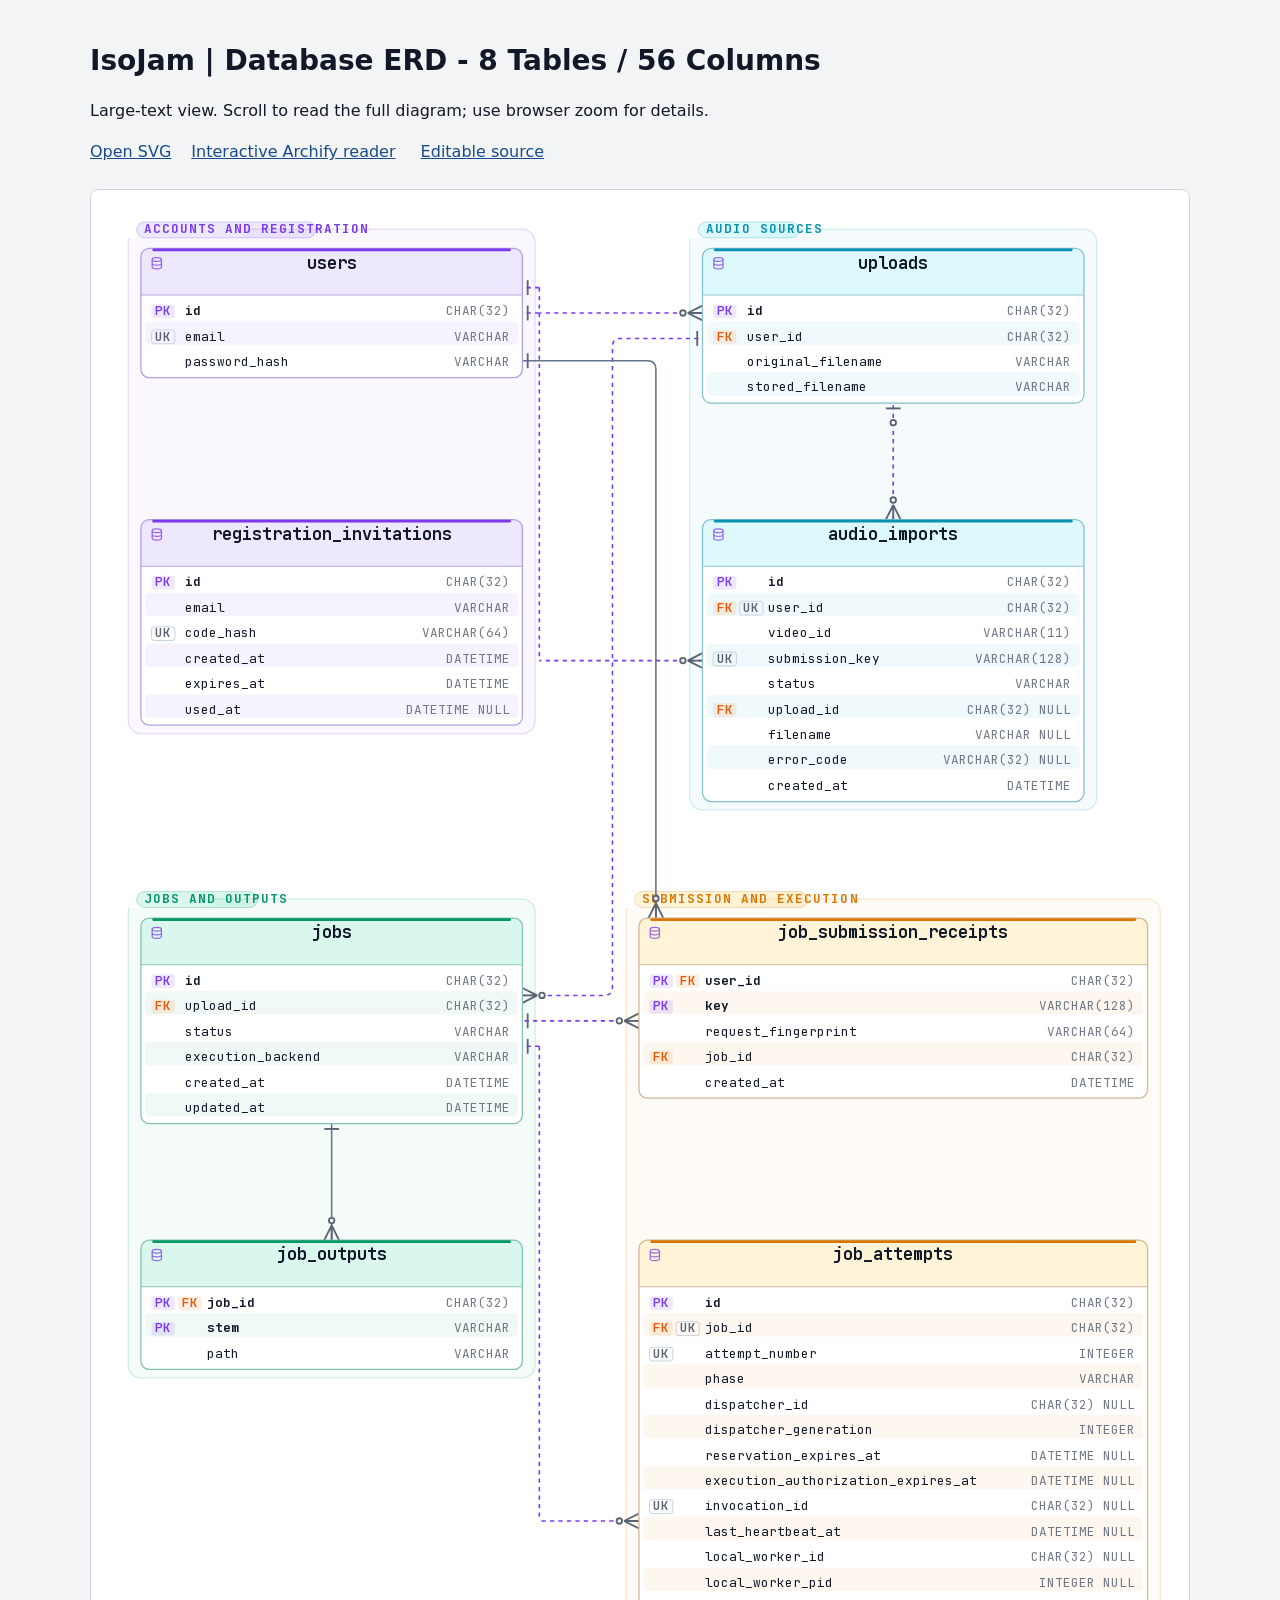
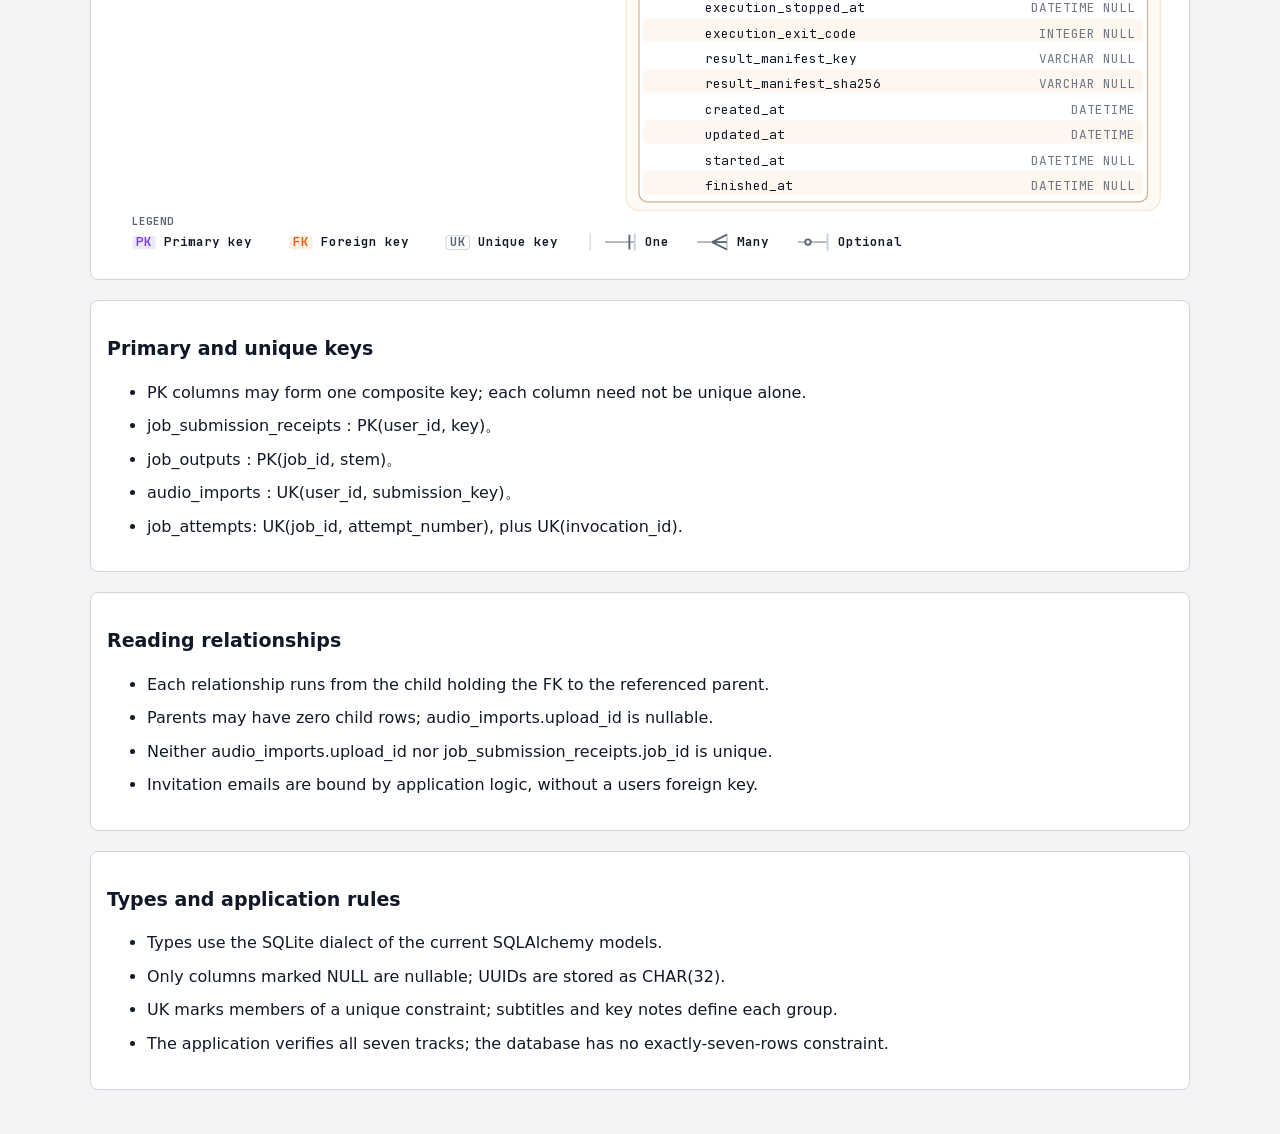
<file: docs/architecture/database-schema-readable.html>
<!doctype html>
<html lang="en"><head><meta charset="utf-8">
<meta name="viewport" content="width=device-width,initial-scale=1">
<title>IsoJam | Database ERD - 8 Tables / 56 Columns | Large text</title>
<style>
body{margin:0;background:#f3f4f6;color:#111827;font:16px/1.6 system-ui,sans-serif}
main{max-width:1100px;margin:auto;padding:24px}
h1{font-size:28px;line-height:1.3} h2{font-size:19px}
a{color:#174b8b} nav{margin-bottom:24px} nav a{margin-right:20px}
.diagram,section{background:white;border:1px solid #d1d5db;border-radius:8px;padding:16px;margin:20px 0}
li{margin:8px 0} @media(max-width:650px){main{padding:10px}.diagram{padding:4px}}
@media print{body{background:white} main{max-width:none}nav{display:none}}
</style></head><body><main>
<h1>IsoJam | Database ERD - 8 Tables / 56 Columns</h1>
<p>Large-text view. Scroll to read the full diagram; use browser zoom for details.</p>
<nav><a href="database-schema.svg">Open SVG</a><a href="database-schema.html">Interactive Archify reader</a>
<a href="sources/database-schema.erd.json">Editable source</a></nav>
<div class="diagram">
<svg style="width:100% !important;height:auto !important;display:block" viewBox="0 0 1006 1564" role="img" lang="en" aria-labelledby="archify-diagram-title archify-diagram-description" data-animation="trace" data-preset="classic" data-quality-profile="standard" data-erd-ui="cards" data-reader-fit="intrinsic-height" data-reader-min-text="7.5" xmlns="http://www.w3.org/2000/svg" data-theme="light" width="1006" height="1564">
<style><![CDATA[

/*
JetBrains Mono variable WOFF2 subsets from Google Fonts service revision v24.
These fixed bytes are shared by the viewer and its SVG/raster exports.
No local() source: an installed copy must not override the bundled font.
Uncovered characters (including CJK) still use the system fallback stack.
Upstream: https://github.com/JetBrains/JetBrainsMono

cyrillic-ext    1664 bytes  sha256 9343de2ca5d9549f792e7962375af8efb0f320c7643bfd36c884b5a30e5c396f
cyrillic        8892 bytes  sha256 4995a9a43ac659ec32fcd8b463755cd6a07b31a6e6b3894a6a153b661cf490e2
greek           6800 bytes  sha256 49c3da6c9a2b279b0f1f860f5cfb1f5dc38d88a5c7be9c9b1837bbc4e3db6111
vietnamese      5872 bytes  sha256 d44eb1936043a56038eb02dd70b243f379bef65783f94ec12f277550720411f1
latin-ext      11596 bytes  sha256 9c38cb2d0d2d93c1ee6e21fa78db76f13ea7e15e15cc64214c7ca89b6aaa35c4
latin          31340 bytes  sha256 2c32b9b3ee358c119e210f6f5195f9bd34894d78a785ff2e95d60e718e400af4

Copyright 2020 The JetBrains Mono Project Authors (https://github.com/JetBrains/JetBrainsMono)

This Font Software is licensed under the SIL Open Font License, Version 1.1.
This license is copied below, and is also available with a FAQ at:
https://openfontlicense.org


-----------------------------------------------------------
SIL OPEN FONT LICENSE Version 1.1 - 26 February 2007
-----------------------------------------------------------

PREAMBLE
The goals of the Open Font License (OFL) are to stimulate worldwide
development of collaborative font projects, to support the font creation
efforts of academic and linguistic communities, and to provide a free and
open framework in which fonts may be shared and improved in partnership
with others.

The OFL allows the licensed fonts to be used, studied, modified and
redistributed freely as long as they are not sold by themselves. The
fonts, including any derivative works, can be bundled, embedded,
redistributed and/or sold with any software provided that any reserved
names are not used by derivative works. The fonts and derivatives,
however, cannot be released under any other type of license. The
requirement for fonts to remain under this license does not apply
to any document created using the fonts or their derivatives.

DEFINITIONS
"Font Software" refers to the set of files released by the Copyright
Holder(s) under this license and clearly marked as such. This may
include source files, build scripts and documentation.

"Reserved Font Name" refers to any names specified as such after the
copyright statement(s).

"Original Version" refers to the collection of Font Software components as
distributed by the Copyright Holder(s).

"Modified Version" refers to any derivative made by adding to, deleting,
or substituting -- in part or in whole -- any of the components of the
Original Version, by changing formats or by porting the Font Software to a
new environment.

"Author" refers to any designer, engineer, programmer, technical
writer or other person who contributed to the Font Software.

PERMISSION & CONDITIONS
Permission is hereby granted, free of charge, to any person obtaining
a copy of the Font Software, to use, study, copy, merge, embed, modify,
redistribute, and sell modified and unmodified copies of the Font
Software, subject to the following conditions:

1) Neither the Font Software nor any of its individual components,
in Original or Modified Versions, may be sold by itself.

2) Original or Modified Versions of the Font Software may be bundled,
redistributed and/or sold with any software, provided that each copy
contains the above copyright notice and this license. These can be
included either as stand-alone text files, human-readable headers or
in the appropriate machine-readable metadata fields within text or
binary files as long as those fields can be easily viewed by the user.

3) No Modified Version of the Font Software may use the Reserved Font
Name(s) unless explicit written permission is granted by the corresponding
Copyright Holder. This restriction only applies to the primary font name as
presented to the users.

4) The name(s) of the Copyright Holder(s) or the Author(s) of the Font
Software shall not be used to promote, endorse or advertise any
Modified Version, except to acknowledge the contribution(s) of the
Copyright Holder(s) and the Author(s) or with their explicit written
permission.

5) The Font Software, modified or unmodified, in part or in whole,
must be distributed entirely under this license, and must not be
distributed under any other license. The requirement for fonts to
remain under this license does not apply to any document created
using the Font Software.

TERMINATION
This license becomes null and void if any of the above conditions are
not met.

DISCLAIMER
THE FONT SOFTWARE IS PROVIDED "AS IS", WITHOUT WARRANTY OF ANY KIND,
EXPRESS OR IMPLIED, INCLUDING BUT NOT LIMITED TO ANY WARRANTIES OF
MERCHANTABILITY, FITNESS FOR A PARTICULAR PURPOSE AND NONINFRINGEMENT
OF COPYRIGHT, PATENT, TRADEMARK, OR OTHER RIGHT. IN NO EVENT SHALL THE
COPYRIGHT HOLDER BE LIABLE FOR ANY CLAIM, DAMAGES OR OTHER LIABILITY,
INCLUDING ANY GENERAL, SPECIAL, INDIRECT, INCIDENTAL, OR CONSEQUENTIAL
DAMAGES, WHETHER IN AN ACTION OF CONTRACT, TORT OR OTHERWISE, ARISING
FROM, OUT OF THE USE OR INABILITY TO USE THE FONT SOFTWARE OR FROM
OTHER DEALINGS IN THE FONT SOFTWARE.
*/
    /* cyrillic-ext */
    @font-face { font-family: 'JetBrains Mono'; font-style: normal; font-weight: 400 800; font-display: swap;
      src: url([data-uri]) format('woff2');
      unicode-range: U+0460-052F, U+1C80-1C8A, U+20B4, U+2DE0-2DFF, U+A640-A69F, U+FE2E-FE2F; }
    /* cyrillic */
    @font-face { font-family: 'JetBrains Mono'; font-style: normal; font-weight: 400 800; font-display: swap;
      src: url([data-uri]) format('woff2');
      unicode-range: U+0301, U+0400-045F, U+0490-0491, U+04B0-04B1, U+2116; }
    /* greek */
    @font-face { font-family: 'JetBrains Mono'; font-style: normal; font-weight: 400 800; font-display: swap;
      src: url([data-uri]) format('woff2');
      unicode-range: U+0370-0377, U+037A-037F, U+0384-038A, U+038C, U+038E-03A1, U+03A3-03FF; }
    /* vietnamese */
    @font-face { font-family: 'JetBrains Mono'; font-style: normal; font-weight: 400 800; font-display: swap;
      src: url([data-uri]) format('woff2');
      unicode-range: U+0102-0103, U+0110-0111, U+0128-0129, U+0168-0169, U+01A0-01A1, U+01AF-01B0, U+0300-0301, U+0303-0304, U+0308-0309, U+0323, U+0329, U+1EA0-1EF9, U+20AB; }
    /* latin-ext */
    @font-face { font-family: 'JetBrains Mono'; font-style: normal; font-weight: 400 800; font-display: swap;
      src: url([data-uri]) format('woff2');
      unicode-range: U+0100-02BA, U+02BD-02C5, U+02C7-02CC, U+02CE-02D7, U+02DD-02FF, U+0304, U+0308, U+0329, U+1D00-1DBF, U+1E00-1E9F, U+1EF2-1EFF, U+2020, U+20A0-20AB, U+20AD-20C0, U+2113, U+2C60-2C7F, U+A720-A7FF; }
    /* latin */
    @font-face { font-family: 'JetBrains Mono'; font-style: normal; font-weight: 400 800; font-display: swap;
      src: url([data-uri]) format('woff2');
      unicode-range: U+0000-00FF, U+0131, U+0152-0153, U+02BB-02BC, U+02C6, U+02DA, U+02DC, U+0304, U+0308, U+0329, U+2000-206F, U+20AC, U+2122, U+2191, U+2193, U+2212, U+2215, U+FEFF, U+FFFD; }
  
.c-grid { stroke: #e9edf2; fill: none; }
.c-mask { fill: #ffffff; stroke: none; }
.c-database { fill: rgba(167, 139, 250, 0.2);   stroke: #7c3aed; }
.t-primary { fill: #111827; }
.t-muted { fill: #5b6474; }
.t-database { fill: #7c3aed; }
.t-messagebus { fill: #ea580c; }
svg .semantic-sigil {
      fill: none;
      stroke: currentColor;
      stroke-width: 1.35;
      stroke-linecap: round;
      stroke-linejoin: round;
      opacity: 0.76;
      pointer-events: none;
    }
svg .s-database { color: #7c3aed; }
.a-default { stroke: #64748b; fill: none; }
.a-dashed { stroke: #7c3aed; fill: none; stroke-dasharray: 4,4; }
.m-default { fill: #64748b; }
.m-emphasis { fill: #059669; }
.m-security { fill: #e11d48; }
.m-dashed { fill: #7c3aed; }
.c-lane { fill: rgba(248, 250, 252, 0.65); stroke: #cbd5e1; stroke-dasharray: 6,6; }
.er-band { fill: rgba(124, 58, 237, 0.04); stroke: rgba(124, 58, 237, 0.2); stroke-dasharray: none; }
.er-hue-database .er-band { fill: rgba(124, 58, 237, 0.04); stroke: rgba(124, 58, 237, 0.2); stroke-dasharray: none; }
.er-hue-frontend .er-band { fill: rgba(8, 145, 178, 0.04); stroke: rgba(8, 145, 178, 0.2); stroke-dasharray: none; }
.er-hue-backend .er-band { fill: rgba(5, 150, 105, 0.04); stroke: rgba(5, 150, 105, 0.2); stroke-dasharray: none; }
.er-hue-cloud .er-band { fill: rgba(217, 119, 6, 0.04); stroke: rgba(217, 119, 6, 0.2); stroke-dasharray: none; }
.er-hue-messagebus .er-band { fill: rgba(234, 88, 12, 0.04); stroke: rgba(234, 88, 12, 0.2); stroke-dasharray: none; }
.er-hue-security .er-band { fill: rgba(225, 29, 72, 0.04); stroke: rgba(225, 29, 72, 0.2); stroke-dasharray: none; }
.er-band-pill { fill: rgba(167, 139, 250, 0.2); stroke: rgba(124, 58, 237, 0.3); stroke-width: .8; }
.er-hue-database .er-band-pill { fill: rgba(167, 139, 250, 0.2); stroke: rgba(124, 58, 237, 0.3); stroke-width: .8; }
.er-hue-frontend .er-band-pill { fill: rgba(34, 211, 238, 0.15); stroke: rgba(8, 145, 178, 0.3); stroke-width: .8; }
.er-hue-backend .er-band-pill { fill: rgba(52, 211, 153, 0.18); stroke: rgba(5, 150, 105, 0.3); stroke-width: .8; }
.er-hue-cloud .er-band-pill { fill: rgba(251, 191, 36, 0.18); stroke: rgba(217, 119, 6, 0.3); stroke-width: .8; }
.er-hue-messagebus .er-band-pill { fill: rgba(251, 146, 60, 0.15); stroke: rgba(234, 88, 12, 0.3); stroke-width: .8; }
.er-hue-security .er-band-pill { fill: rgba(251, 113, 133, 0.15); stroke: rgba(225, 29, 72, 0.3); stroke-width: .8; }
.er-band-label { fill: #7c3aed; letter-spacing: .08em; text-transform: uppercase; }
.er-hue-database .er-band-label { fill: #7c3aed; letter-spacing: .08em; text-transform: uppercase; }
.er-hue-frontend .er-band-label { fill: #0891b2; letter-spacing: .08em; text-transform: uppercase; }
.er-hue-backend .er-band-label { fill: #059669; letter-spacing: .08em; text-transform: uppercase; }
.er-hue-cloud .er-band-label { fill: #d97706; letter-spacing: .08em; text-transform: uppercase; }
.er-hue-messagebus .er-band-label { fill: #ea580c; letter-spacing: .08em; text-transform: uppercase; }
.er-hue-security .er-band-label { fill: #e11d48; letter-spacing: .08em; text-transform: uppercase; }
.er-table { fill: #ffffff; stroke: #b0a0e5; }
.er-hue-database .er-table { fill: #ffffff; stroke: #b0a0e5; }
.er-hue-frontend .er-table { fill: #ffffff; stroke: #89bed1; }
.er-hue-backend .er-table { fill: #ffffff; stroke: #88c0b8; }
.er-hue-cloud .er-table { fill: #ffffff; stroke: #d0b597; }
.er-hue-messagebus .er-table { fill: #ffffff; stroke: #d6aa99; }
.er-hue-security .er-table { fill: #ffffff; stroke: #d296ad; }
.er-table-header { fill: rgba(167, 139, 250, 0.2); stroke: none; }
.er-hue-database .er-table-header { fill: rgba(167, 139, 250, 0.2); stroke: none; }
.er-hue-frontend .er-table-header { fill: rgba(34, 211, 238, 0.15); stroke: none; }
.er-hue-backend .er-table-header { fill: rgba(52, 211, 153, 0.18); stroke: none; }
.er-hue-cloud .er-table-header { fill: rgba(251, 191, 36, 0.18); stroke: none; }
.er-hue-messagebus .er-table-header { fill: rgba(251, 146, 60, 0.15); stroke: none; }
.er-hue-security .er-table-header { fill: rgba(251, 113, 133, 0.15); stroke: none; }
.er-table-cap { stroke: #7c3aed; pointer-events: none; }
.er-hue-database .er-table-cap { stroke: #7c3aed; pointer-events: none; }
.er-hue-frontend .er-table-cap { stroke: #0891b2; pointer-events: none; }
.er-hue-backend .er-table-cap { stroke: #059669; pointer-events: none; }
.er-hue-cloud .er-table-cap { stroke: #d97706; pointer-events: none; }
.er-hue-messagebus .er-table-cap { stroke: #ea580c; pointer-events: none; }
.er-hue-security .er-table-cap { stroke: #e11d48; pointer-events: none; }
.er-header-rule { stroke: #b3a6e5; }
.er-hue-database .er-header-rule { stroke: #b3a6e5; }
.er-hue-frontend .er-header-rule { stroke: #90c1d3; }
.er-hue-backend .er-header-rule { stroke: #90c2bd; }
.er-hue-cloud .er-header-rule { stroke: #cfb99f; }
.er-hue-messagebus .er-header-rule { stroke: #d4b0a1; }
.er-hue-security .er-header-rule { stroke: #d29eb3; }
[class*="er-hue-"] .semantic-sigil { color: #7c3aed; }
.er-hue-database [class*="er-hue-"] .semantic-sigil { color: #7c3aed; }
.er-hue-frontend [class*="er-hue-"] .semantic-sigil { color: #0891b2; }
.er-hue-backend [class*="er-hue-"] .semantic-sigil { color: #059669; }
.er-hue-cloud [class*="er-hue-"] .semantic-sigil { color: #d97706; }
.er-hue-messagebus [class*="er-hue-"] .semantic-sigil { color: #ea580c; }
.er-hue-security [class*="er-hue-"] .semantic-sigil { color: #e11d48; }
.er-row-rule { stroke-opacity: 0; }
.er-hue-database .er-row-rule { stroke-opacity: 0; }
.er-hue-frontend .er-row-rule { stroke-opacity: 0; }
.er-hue-backend .er-row-rule { stroke-opacity: 0; }
.er-hue-cloud .er-row-rule { stroke-opacity: 0; }
.er-hue-messagebus .er-row-rule { stroke-opacity: 0; }
.er-hue-security .er-row-rule { stroke-opacity: 0; }
.er-zebra { fill: rgba(124, 58, 237, 0.06); }
.er-hue-database .er-zebra { fill: rgba(124, 58, 237, 0.06); }
.er-hue-frontend .er-zebra { fill: rgba(8, 145, 178, 0.06); }
.er-hue-backend .er-zebra { fill: rgba(5, 150, 105, 0.06); }
.er-hue-cloud .er-zebra { fill: rgba(217, 119, 6, 0.06); }
.er-hue-messagebus .er-zebra { fill: rgba(234, 88, 12, 0.06); }
.er-hue-security .er-zebra { fill: rgba(225, 29, 72, 0.06); }
.er-name-pk { font-weight: 700; }
.er-hue-database .er-name-pk { font-weight: 700; }
.er-hue-frontend .er-name-pk { font-weight: 700; }
.er-hue-backend .er-name-pk { font-weight: 700; }
.er-hue-cloud .er-name-pk { font-weight: 700; }
.er-hue-messagebus .er-name-pk { font-weight: 700; }
.er-hue-security .er-name-pk { font-weight: 700; }
.er-type { fill: #5b6474; opacity: .86; }
.er-hue-database .er-type { fill: #5b6474; opacity: .86; }
.er-hue-frontend .er-type { fill: #5b6474; opacity: .86; }
.er-hue-backend .er-type { fill: #5b6474; opacity: .86; }
.er-hue-cloud .er-type { fill: #5b6474; opacity: .86; }
.er-hue-messagebus .er-type { fill: #5b6474; opacity: .86; }
.er-hue-security .er-type { fill: #5b6474; opacity: .86; }
.er-key-badge { fill: rgba(167, 139, 250, 0.2); stroke: none; }
.er-hue-database .er-key-badge { fill: rgba(167, 139, 250, 0.2); stroke: none; }
.er-hue-frontend .er-key-badge { fill: rgba(167, 139, 250, 0.2); stroke: none; }
.er-hue-backend .er-key-badge { fill: rgba(167, 139, 250, 0.2); stroke: none; }
.er-hue-cloud .er-key-badge { fill: rgba(167, 139, 250, 0.2); stroke: none; }
.er-hue-messagebus .er-key-badge { fill: rgba(167, 139, 250, 0.2); stroke: none; }
.er-hue-security .er-key-badge { fill: rgba(167, 139, 250, 0.2); stroke: none; }
.er-key-badge[data-er-badge="fk"] { fill: rgba(251, 146, 60, 0.15); }
.er-hue-database .er-key-badge[data-er-badge="fk"] { fill: rgba(251, 146, 60, 0.15); }
.er-hue-frontend .er-key-badge[data-er-badge="fk"] { fill: rgba(251, 146, 60, 0.15); }
.er-hue-backend .er-key-badge[data-er-badge="fk"] { fill: rgba(251, 146, 60, 0.15); }
.er-hue-cloud .er-key-badge[data-er-badge="fk"] { fill: rgba(251, 146, 60, 0.15); }
.er-hue-messagebus .er-key-badge[data-er-badge="fk"] { fill: rgba(251, 146, 60, 0.15); }
.er-hue-security .er-key-badge[data-er-badge="fk"] { fill: rgba(251, 146, 60, 0.15); }
.er-key-badge[data-er-badge="uk"] { fill: none; stroke: #cbd5e1; }
.er-hue-database .er-key-badge[data-er-badge="uk"] { fill: none; stroke: #cbd5e1; }
.er-hue-frontend .er-key-badge[data-er-badge="uk"] { fill: none; stroke: #cbd5e1; }
.er-hue-backend .er-key-badge[data-er-badge="uk"] { fill: none; stroke: #cbd5e1; }
.er-hue-cloud .er-key-badge[data-er-badge="uk"] { fill: none; stroke: #cbd5e1; }
.er-hue-messagebus .er-key-badge[data-er-badge="uk"] { fill: none; stroke: #cbd5e1; }
.er-hue-security .er-key-badge[data-er-badge="uk"] { fill: none; stroke: #cbd5e1; }
.er-key-badge + text { text-anchor: middle; }
.er-hue-database .er-key-badge + text { text-anchor: middle; }
.er-hue-frontend .er-key-badge + text { text-anchor: middle; }
.er-hue-backend .er-key-badge + text { text-anchor: middle; }
.er-hue-cloud .er-key-badge + text { text-anchor: middle; }
.er-hue-messagebus .er-key-badge + text { text-anchor: middle; }
.er-hue-security .er-key-badge + text { text-anchor: middle; }
[data-legend] text.t-primary { fill: #111827; }
.er-hue-database [data-legend] text.t-primary { fill: #111827; }
.er-hue-frontend [data-legend] text.t-primary { fill: #111827; }
.er-hue-backend [data-legend] text.t-primary { fill: #111827; }
.er-hue-cloud [data-legend] text.t-primary { fill: #111827; }
.er-hue-messagebus [data-legend] text.t-primary { fill: #111827; }
.er-hue-security [data-legend] text.t-primary { fill: #111827; }
[data-legend] > text.t-primary { fill: #5b6474; font-size: 10px; letter-spacing: .08em; text-transform: uppercase; }
.er-hue-database [data-legend] > text.t-primary { fill: #5b6474; font-size: 10px; letter-spacing: .08em; text-transform: uppercase; }
.er-hue-frontend [data-legend] > text.t-primary { fill: #5b6474; font-size: 10px; letter-spacing: .08em; text-transform: uppercase; }
.er-hue-backend [data-legend] > text.t-primary { fill: #5b6474; font-size: 10px; letter-spacing: .08em; text-transform: uppercase; }
.er-hue-cloud [data-legend] > text.t-primary { fill: #5b6474; font-size: 10px; letter-spacing: .08em; text-transform: uppercase; }
.er-hue-messagebus [data-legend] > text.t-primary { fill: #5b6474; font-size: 10px; letter-spacing: .08em; text-transform: uppercase; }
.er-hue-security [data-legend] > text.t-primary { fill: #5b6474; font-size: 10px; letter-spacing: .08em; text-transform: uppercase; }
.er-legend-hit { fill: transparent; transition: fill .15s; }
.er-hue-database .er-legend-hit { fill: transparent; transition: fill .15s; }
.er-hue-frontend .er-legend-hit { fill: transparent; transition: fill .15s; }
.er-hue-backend .er-legend-hit { fill: transparent; transition: fill .15s; }
.er-hue-cloud .er-legend-hit { fill: transparent; transition: fill .15s; }
.er-hue-messagebus .er-legend-hit { fill: transparent; transition: fill .15s; }
.er-hue-security .er-legend-hit { fill: transparent; transition: fill .15s; }
.er-legend-hit:focus { outline: none; }
.er-hue-database .er-legend-hit:focus { outline: none; }
.er-hue-frontend .er-legend-hit:focus { outline: none; }
.er-hue-backend .er-legend-hit:focus { outline: none; }
.er-hue-cloud .er-legend-hit:focus { outline: none; }
.er-hue-messagebus .er-legend-hit:focus { outline: none; }
.er-hue-security .er-legend-hit:focus { outline: none; }
.er-legend-hit:focus-visible { stroke: #7c3aed; stroke-width: 1.5; }
.er-hue-database .er-legend-hit:focus-visible { stroke: #7c3aed; stroke-width: 1.5; }
.er-hue-frontend .er-legend-hit:focus-visible { stroke: #7c3aed; stroke-width: 1.5; }
.er-hue-backend .er-legend-hit:focus-visible { stroke: #7c3aed; stroke-width: 1.5; }
.er-hue-cloud .er-legend-hit:focus-visible { stroke: #7c3aed; stroke-width: 1.5; }
.er-hue-messagebus .er-legend-hit:focus-visible { stroke: #7c3aed; stroke-width: 1.5; }
.er-hue-security .er-legend-hit:focus-visible { stroke: #7c3aed; stroke-width: 1.5; }
[data-legend-semantic-kind]:is(:hover, :focus-within) .er-legend-hit { fill: rgba(167, 139, 250, 0.2); }
.er-hue-database [data-legend-semantic-kind]:is(:hover, :focus-within) .er-legend-hit { fill: rgba(167, 139, 250, 0.2); }
.er-hue-frontend [data-legend-semantic-kind]:is(:hover, :focus-within) .er-legend-hit { fill: rgba(167, 139, 250, 0.2); }
.er-hue-backend [data-legend-semantic-kind]:is(:hover, :focus-within) .er-legend-hit { fill: rgba(167, 139, 250, 0.2); }
.er-hue-cloud [data-legend-semantic-kind]:is(:hover, :focus-within) .er-legend-hit { fill: rgba(167, 139, 250, 0.2); }
.er-hue-messagebus [data-legend-semantic-kind]:is(:hover, :focus-within) .er-legend-hit { fill: rgba(167, 139, 250, 0.2); }
.er-hue-security [data-legend-semantic-kind]:is(:hover, :focus-within) .er-legend-hit { fill: rgba(167, 139, 250, 0.2); }
[data-legend-semantic-kind]:is(:hover, :focus-within) .er-legend-glyph { stroke: #7c3aed !important; }
.er-hue-database [data-legend-semantic-kind]:is(:hover, :focus-within) .er-legend-glyph { stroke: #7c3aed !important; }
.er-hue-frontend [data-legend-semantic-kind]:is(:hover, :focus-within) .er-legend-glyph { stroke: #7c3aed !important; }
.er-hue-backend [data-legend-semantic-kind]:is(:hover, :focus-within) .er-legend-glyph { stroke: #7c3aed !important; }
.er-hue-cloud [data-legend-semantic-kind]:is(:hover, :focus-within) .er-legend-glyph { stroke: #7c3aed !important; }
.er-hue-messagebus [data-legend-semantic-kind]:is(:hover, :focus-within) .er-legend-glyph { stroke: #7c3aed !important; }
.er-hue-security [data-legend-semantic-kind]:is(:hover, :focus-within) .er-legend-glyph { stroke: #7c3aed !important; }
.er-legend-route { stroke: #5b6474; stroke-opacity: .55; }
.er-hue-database .er-legend-route { stroke: #5b6474; stroke-opacity: .55; }
.er-hue-frontend .er-legend-route { stroke: #5b6474; stroke-opacity: .55; }
.er-hue-backend .er-legend-route { stroke: #5b6474; stroke-opacity: .55; }
.er-hue-cloud .er-legend-route { stroke: #5b6474; stroke-opacity: .55; }
.er-hue-messagebus .er-legend-route { stroke: #5b6474; stroke-opacity: .55; }
.er-hue-security .er-legend-route { stroke: #5b6474; stroke-opacity: .55; }
.er-legend-edge { stroke: #cbd5e1; stroke-linecap: round; }
.er-hue-database .er-legend-edge { stroke: #cbd5e1; stroke-linecap: round; }
.er-hue-frontend .er-legend-edge { stroke: #cbd5e1; stroke-linecap: round; }
.er-hue-backend .er-legend-edge { stroke: #cbd5e1; stroke-linecap: round; }
.er-hue-cloud .er-legend-edge { stroke: #cbd5e1; stroke-linecap: round; }
.er-hue-messagebus .er-legend-edge { stroke: #cbd5e1; stroke-linecap: round; }
.er-hue-security .er-legend-edge { stroke: #cbd5e1; stroke-linecap: round; }
.er-legend-divider { stroke: #cbd5e1; }
.er-hue-database .er-legend-divider { stroke: #cbd5e1; }
.er-hue-frontend .er-legend-divider { stroke: #cbd5e1; }
.er-hue-backend .er-legend-divider { stroke: #cbd5e1; }
.er-hue-cloud .er-legend-divider { stroke: #cbd5e1; }
.er-hue-messagebus .er-legend-divider { stroke: #cbd5e1; }
.er-hue-security .er-legend-divider { stroke: #cbd5e1; }
[data-er-row], svg[data-erd-ui="cards"] [data-er-ends] { transition: opacity .15s; }
.er-hue-database [data-er-row], svg[data-erd-ui="cards"] [data-er-ends] { transition: opacity .15s; }
.er-hue-frontend [data-er-row], svg[data-erd-ui="cards"] [data-er-ends] { transition: opacity .15s; }
.er-hue-backend [data-er-row], svg[data-erd-ui="cards"] [data-er-ends] { transition: opacity .15s; }
.er-hue-cloud [data-er-row], svg[data-erd-ui="cards"] [data-er-ends] { transition: opacity .15s; }
.er-hue-messagebus [data-er-row], svg[data-erd-ui="cards"] [data-er-ends] { transition: opacity .15s; }
.er-hue-security [data-er-row], svg[data-erd-ui="cards"] [data-er-ends] { transition: opacity .15s; }
* { transition: none !important; }
.er-hue-database * { transition: none !important; }
.er-hue-frontend * { transition: none !important; }
.er-hue-backend * { transition: none !important; }
.er-hue-cloud * { transition: none !important; }
.er-hue-messagebus * { transition: none !important; }
.er-hue-security * { transition: none !important; }
svg { width: 1006px !important; height: 1564px !important; min-width: 0 !important; color: #111827; font-family: 'JetBrains Mono', Consolas, monospace; }
* { animation: none !important; transition: none !important; }
.c-grid { stroke: transparent; }
.c-region { stroke-dasharray: none; }
]]></style>
<rect width="1006" height="1564" fill="#ffffff"/>

        <title id="archify-diagram-title">IsoJam | Database ERD - 8 Tables / 56 Columns</title>
        <desc id="archify-diagram-description">An entity-relationship diagram generated by Archify.</desc>
        
        <defs>
          <marker id="arrowhead" markerWidth="10" markerHeight="7" refX="9" refY="3.5" orient="auto">
            <polygon points="0 0, 10 3.5, 0 7" class="m-default" />
          </marker>
          <marker id="arrowhead-emphasis" markerWidth="10" markerHeight="7" refX="9" refY="3.5" orient="auto">
            <polygon points="0 0, 10 3.5, 0 7" class="m-emphasis" />
          </marker>
          <marker id="arrowhead-security" markerWidth="10" markerHeight="7" refX="9" refY="3.5" orient="auto">
            <polygon points="0 0, 10 3.5, 0 7" class="m-security" />
          </marker>
          <marker id="arrowhead-dashed" markerWidth="10" markerHeight="7" refX="9" refY="3.5" orient="auto">
            <polygon points="0 0, 10 3.5, 0 7" class="m-dashed" />
          </marker>
          <pattern id="grid" width="40" height="40" patternUnits="userSpaceOnUse">
            <path d="M 40 0 L 0 0 0 40" class="c-grid" stroke-width="0.5" />
          </pattern>
          
          <marker id="er-one-end" markerWidth="24" markerHeight="18" refX="22" refY="8" orient="auto" markerUnits="userSpaceOnUse" class="a-default" style="stroke: #5b6474" stroke-width="1.75">
            <path d="M 17 1 L 17 15" />
          </marker>
          <marker id="er-one-optional-end" markerWidth="24" markerHeight="18" refX="22" refY="8" orient="auto" markerUnits="userSpaceOnUse" class="a-default" style="stroke: #5b6474" stroke-width="1.75">
            <path d="M 17 1 L 17 15" />
            <circle cx="3.5" cy="8" r="2.6" class="c-mask" />
            <circle cx="3.5" cy="8" r="2.6" />
          </marker>
          <marker id="er-many-optional-start" markerWidth="24" markerHeight="18" refX="0" refY="8" orient="auto" markerUnits="userSpaceOnUse" class="a-default" style="stroke: #5b6474" stroke-width="1.75">
            <path d="M 14 8 L 0 1 M 14 8 L 0 8 M 14 8 L 0 15" />
            <circle cx="18.5" cy="8" r="2.6" class="c-mask" />
            <circle cx="18.5" cy="8" r="2.6" />
          </marker>
        </defs>
        

        
        <rect width="100%" height="100%" fill="url(#grid)" />

        
        <g data-domain-band="Accounts and registration" class="er-hue-database">
          <rect x="20" y="22" width="384" height="476" rx="12" class="c-lane er-band" stroke-width="1" />
          <rect x="-61" y="13.6" width="192" height="17" rx="7.5" class="c-mask" />
          <rect x="28" y="15" width="169" height="15" rx="7.5" class="er-band-pill" />
          <text data-domain-label="" x="35" y="25.6" class="t-muted er-band-label" font-size="12" font-weight="700">Accounts and registration</text>
        </g>
        <g data-domain-band="Audio sources" class="er-hue-frontend">
          <rect x="550" y="22" width="384" height="548" rx="12" class="c-lane er-band" stroke-width="1" />
          <rect x="512.2" y="13.6" width="105.6" height="17" rx="7.5" class="c-mask" />
          <rect x="558" y="15" width="95" height="15" rx="7.5" class="er-band-pill" />
          <text data-domain-label="" x="565" y="25.6" class="t-muted er-band-label" font-size="12" font-weight="700">Audio sources</text>
        </g>
        <g data-domain-band="Jobs and outputs" class="er-hue-backend">
          <rect x="20" y="654" width="384" height="452" rx="12" class="c-lane er-band" stroke-width="1" />
          <rect x="-28.6" y="645.6" width="127.2" height="17" rx="7.5" class="c-mask" />
          <rect x="28" y="647" width="114" height="15" rx="7.5" class="er-band-pill" />
          <text data-domain-label="" x="35" y="657.6" class="t-muted er-band-label" font-size="12" font-weight="700">Jobs and outputs</text>
        </g>
        <g data-domain-band="Submission and execution" class="er-hue-cloud">
          <rect x="490" y="654" width="504" height="860" rx="12" class="c-lane er-band" stroke-width="1" />
          <rect x="412.6" y="645.6" width="184.8" height="17" rx="7.5" class="c-mask" />
          <rect x="498" y="647" width="163" height="15" rx="7.5" class="er-band-pill" />
          <text data-domain-label="" x="505" y="657.6" class="t-muted er-band-label" font-size="12" font-weight="700">Submission and execution</text>
        </g>

        
        <path data-er-trunk="" data-composition-points="408,77;408,429" d="M 408 77 L 408 429" class="a-dashed" stroke-width="1.5" />
        <path data-er-trunk="" data-composition-points="408,793;408,1241" d="M 408 793 L 408 1241" class="a-dashed" stroke-width="1.5" />

        
        <path data-edge-from="uploads" data-edge-to="users" data-edge-key="0" data-edge-id="uploads-user_id" data-er-ends="many one optional" data-composition-points="562,101;408,101;408,77;392,77" d="M 562 101 L 408 101 M 408 77 L 392 77" class="a-dashed" data-animate="edge" style="--step:0" stroke-width="1.5" marker-start="url(#er-many-optional-start)" marker-end="url(#er-one-end)" />
        <path data-edge-from="audio_imports" data-edge-to="users" data-edge-key="1" data-edge-id="audio_imports-user_id" data-er-ends="many one optional" data-composition-points="562,429;408,429;408,101;392,101" d="M 562 429 L 408 429 M 408 101 L 392 101" class="a-dashed" data-animate="edge" style="--step:1" stroke-width="1.5" marker-start="url(#er-many-optional-start)" marker-end="url(#er-one-end)" />
        <path data-edge-from="audio_imports" data-edge-to="uploads" data-edge-key="2" data-edge-id="audio_imports-upload_id" data-er-ends="many one optional" data-composition-points="742,296;742,186" d="M 742 296 L 742 186" class="a-dashed" data-animate="edge" style="--step:2" stroke-width="1.5" marker-start="url(#er-many-optional-start)" marker-end="url(#er-one-optional-end)" />
        <path data-edge-from="jobs" data-edge-to="uploads" data-edge-key="3" data-edge-id="jobs-upload_id" data-er-ends="many one optional" data-composition-points="392,745;477,745;477,125;562,125" d="M 392 745 L 469 745 Q 477 745 477 737 L 477 133 Q 477 125 485 125 L 562 125" class="a-dashed" data-animate="edge" style="--step:3" stroke-width="1.5" marker-start="url(#er-many-optional-start)" marker-end="url(#er-one-end)" />
        <path data-edge-from="job_attempts" data-edge-to="jobs" data-edge-key="4" data-edge-id="job_attempts-job_id" data-er-ends="many one optional" data-composition-points="502,1241;408,1241;408,793;392,793" d="M 502 1241 L 408 1241 M 408 793 L 392 793" class="a-dashed" data-animate="edge" style="--step:4" stroke-width="1.5" marker-start="url(#er-many-optional-start)" marker-end="url(#er-one-end)" />
        <path data-edge-from="job_outputs" data-edge-to="jobs" data-edge-key="5" data-edge-id="job_outputs-job_id" data-er-ends="many one optional" data-composition-points="212,976;212,866" d="M 212 976 L 212 866" class="a-default" data-animate="edge" style="--step:5" stroke-width="1.5" marker-start="url(#er-many-optional-start)" marker-end="url(#er-one-end)" />
        <path data-edge-from="job_submission_receipts" data-edge-to="users" data-edge-key="6" data-edge-id="job_submission_receipts-user_id" data-er-ends="many one optional" data-composition-points="518,672;518,146;392,146" d="M 518 672 L 518 154 Q 518 146 510 146 L 392 146" class="a-default" data-animate="edge" style="--step:6" stroke-width="1.5" marker-start="url(#er-many-optional-start)" marker-end="url(#er-one-end)" />
        <path data-edge-from="job_submission_receipts" data-edge-to="jobs" data-edge-key="7" data-edge-id="job_submission_receipts-job_id" data-er-ends="many one optional" data-composition-points="502,769;392,769" d="M 502 769 L 392 769" class="a-dashed" data-animate="edge" style="--step:7" stroke-width="1.5" marker-start="url(#er-many-optional-start)" marker-end="url(#er-one-end)" />

        
        <g id="node-registration_invitations" data-node-id="registration_invitations" data-node-label="registration_invitations" tabindex="0" role="button" aria-label="Focus registration_invitations, Unique code_hash; email is not a foreign key, Entity" aria-pressed="false" data-node-kind="database" data-node-sublabel="Unique code_hash; email is not a foreign key" data-node-tag="Accounts and registration" data-node-context="Entity" class="er-hue-database">
          <title>registration_invitations · Unique code_hash; email is not a foreign key · Entity · Accounts and registration</title>
          <rect x="32" y="299" width="360" height="21" rx="8" class="c-mask" />
          <rect x="32" y="296" width="360" height="194" rx="8" class="c-database er-table" data-animate="node" style="--step:0" stroke-width="1.2" />
          <path class="er-table-header" d="M 40 296 H 384 A 8 8 0 0 1 392 304 V 340 H 32 V 304 A 8 8 0 0 1 40 296 Z" />
          <path class="er-table-cap" d="M 44 297.4 H 380" stroke-width="2.6" stroke-linecap="round" fill="none" />
          <g aria-hidden="true" data-semantic-sigil="database" class="semantic-sigil s-database" transform="translate(40 303) scale(0.875)">
            <ellipse cx="8" cy="4" rx="5" ry="2" />
            <path d="M3 4v8c0 1.1 2.2 2 5 2s5-.9 5-2V4M3 8c0 1.1 2.2 2 5 2s5-.9 5-2" />
          </g>
          <text data-node-label="" x="212" y="315" class="t-primary er-title" font-size="16" font-weight="700" text-anchor="middle">registration_invitations</text>
          <line x1="32" y1="340" x2="392" y2="340" class="c-grid er-header-rule" stroke-width="1" />
          <g data-detail="context" data-er-row="0">
            <line x1="32" y1="340" x2="392" y2="340" class="c-grid er-row-rule" stroke-width="0.5" />

            <rect x="42" y="349" width="22" height="13" rx="3" class="er-key-badge" data-er-badge="pk" /><text data-detail="context" x="53" y="359" class="t-database" font-size="12" font-weight="600">PK</text>
            <text data-detail="context" x="74" y="359" class="t-primary er-name-pk" font-size="12">id</text>
            <text data-detail="context" x="380" y="359" class="er-type" font-size="12" text-anchor="end">CHAR(32)</text>
          </g>
          <g data-detail="context" data-er-row="1">
            <line x1="32" y1="364" x2="392" y2="364" class="c-grid er-row-rule" stroke-width="0.5" />
            <rect x="36" y="365" width="352" height="22" rx="4" class="er-zebra" />

            <text data-detail="context" x="74" y="383" class="t-primary" font-size="12">email</text>
            <text data-detail="context" x="380" y="383" class="er-type" font-size="12" text-anchor="end">VARCHAR</text>
          </g>
          <g data-detail="context" data-er-row="2">
            <line x1="32" y1="388" x2="392" y2="388" class="c-grid er-row-rule" stroke-width="0.5" />

            <rect x="42" y="397" width="22" height="13" rx="3" class="er-key-badge" data-er-badge="uk" /><text data-detail="context" x="53" y="407" class="t-muted" font-size="12" font-weight="600">UK</text>
            <text data-detail="context" x="74" y="407" class="t-primary" font-size="12">code_hash</text>
            <text data-detail="context" x="380" y="407" class="er-type" font-size="12" text-anchor="end">VARCHAR(64)</text>
          </g>
          <g data-detail="context" data-er-row="3">
            <line x1="32" y1="412" x2="392" y2="412" class="c-grid er-row-rule" stroke-width="0.5" />
            <rect x="36" y="413" width="352" height="22" rx="4" class="er-zebra" />

            <text data-detail="context" x="74" y="431" class="t-primary" font-size="12">created_at</text>
            <text data-detail="context" x="380" y="431" class="er-type" font-size="12" text-anchor="end">DATETIME</text>
          </g>
          <g data-detail="context" data-er-row="4">
            <line x1="32" y1="436" x2="392" y2="436" class="c-grid er-row-rule" stroke-width="0.5" />


            <text data-detail="context" x="74" y="455" class="t-primary" font-size="12">expires_at</text>
            <text data-detail="context" x="380" y="455" class="er-type" font-size="12" text-anchor="end">DATETIME</text>
          </g>
          <g data-detail="context" data-er-row="5">
            <line x1="32" y1="460" x2="392" y2="460" class="c-grid er-row-rule" stroke-width="0.5" />
            <rect x="36" y="461" width="352" height="22" rx="4" class="er-zebra" />

            <text data-detail="context" x="74" y="479" class="t-primary" font-size="12">used_at</text>
            <text data-detail="context" x="380" y="479" class="er-type" font-size="12" text-anchor="end">DATETIME NULL</text>
          </g>
        </g>

        <g id="node-users" data-node-id="users" data-node-label="users" tabindex="0" role="button" aria-label="Focus users, Unique email; stores password hashes only, Entity" aria-pressed="false" data-node-kind="database" data-node-sublabel="Unique email; stores password hashes only" data-node-tag="Accounts and registration" data-node-context="Entity" class="er-hue-database">
          <title>users · Unique email; stores password hashes only · Entity · Accounts and registration</title>
          <rect x="32" y="43" width="360" height="21" rx="8" class="c-mask" />
          <rect x="32" y="40" width="360" height="122" rx="8" class="c-database er-table" data-animate="node" style="--step:1" stroke-width="1.2" />
          <path class="er-table-header" d="M 40 40 H 384 A 8 8 0 0 1 392 48 V 84 H 32 V 48 A 8 8 0 0 1 40 40 Z" />
          <path class="er-table-cap" d="M 44 41.4 H 380" stroke-width="2.6" stroke-linecap="round" fill="none" />
          <g aria-hidden="true" data-semantic-sigil="database" class="semantic-sigil s-database" transform="translate(40 47) scale(0.875)">
            <ellipse cx="8" cy="4" rx="5" ry="2" />
            <path d="M3 4v8c0 1.1 2.2 2 5 2s5-.9 5-2V4M3 8c0 1.1 2.2 2 5 2s5-.9 5-2" />
          </g>
          <text data-node-label="" x="212" y="59" class="t-primary er-title" font-size="16" font-weight="700" text-anchor="middle">users</text>
          <line x1="32" y1="84" x2="392" y2="84" class="c-grid er-header-rule" stroke-width="1" />
          <g data-detail="context" data-er-row="0">
            <line x1="32" y1="84" x2="392" y2="84" class="c-grid er-row-rule" stroke-width="0.5" />

            <rect x="42" y="93" width="22" height="13" rx="3" class="er-key-badge" data-er-badge="pk" /><text data-detail="context" x="53" y="103" class="t-database" font-size="12" font-weight="600">PK</text>
            <text data-detail="context" x="74" y="103" class="t-primary er-name-pk" font-size="12">id</text>
            <text data-detail="context" x="380" y="103" class="er-type" font-size="12" text-anchor="end">CHAR(32)</text>
          </g>
          <g data-detail="context" data-er-row="1">
            <line x1="32" y1="108" x2="392" y2="108" class="c-grid er-row-rule" stroke-width="0.5" />
            <rect x="36" y="109" width="352" height="22" rx="4" class="er-zebra" />
            <rect x="42" y="117" width="22" height="13" rx="3" class="er-key-badge" data-er-badge="uk" /><text data-detail="context" x="53" y="127" class="t-muted" font-size="12" font-weight="600">UK</text>
            <text data-detail="context" x="74" y="127" class="t-primary" font-size="12">email</text>
            <text data-detail="context" x="380" y="127" class="er-type" font-size="12" text-anchor="end">VARCHAR</text>
          </g>
          <g data-detail="context" data-er-row="2">
            <line x1="32" y1="132" x2="392" y2="132" class="c-grid er-row-rule" stroke-width="0.5" />


            <text data-detail="context" x="74" y="151" class="t-primary" font-size="12">password_hash</text>
            <text data-detail="context" x="380" y="151" class="er-type" font-size="12" text-anchor="end">VARCHAR</text>
          </g>
        </g>

        <g id="node-uploads" data-node-id="uploads" data-node-label="uploads" tabindex="0" role="button" aria-label="Focus uploads, Original and stored filenames are separate, Entity" aria-pressed="false" data-node-kind="database" data-node-sublabel="Original and stored filenames are separate" data-node-tag="Audio sources" data-node-context="Entity" class="er-hue-frontend">
          <title>uploads · Original and stored filenames are separate · Entity · Audio sources</title>
          <rect x="562" y="43" width="360" height="21" rx="8" class="c-mask" />
          <rect x="562" y="40" width="360" height="146" rx="8" class="c-database er-table" data-animate="node" style="--step:0" stroke-width="1.2" />
          <path class="er-table-header" d="M 570 40 H 914 A 8 8 0 0 1 922 48 V 84 H 562 V 48 A 8 8 0 0 1 570 40 Z" />
          <path class="er-table-cap" d="M 574 41.4 H 910" stroke-width="2.6" stroke-linecap="round" fill="none" />
          <g aria-hidden="true" data-semantic-sigil="database" class="semantic-sigil s-database" transform="translate(570 47) scale(0.875)">
            <ellipse cx="8" cy="4" rx="5" ry="2" />
            <path d="M3 4v8c0 1.1 2.2 2 5 2s5-.9 5-2V4M3 8c0 1.1 2.2 2 5 2s5-.9 5-2" />
          </g>
          <text data-node-label="" x="742" y="59" class="t-primary er-title" font-size="16" font-weight="700" text-anchor="middle">uploads</text>
          <line x1="562" y1="84" x2="922" y2="84" class="c-grid er-header-rule" stroke-width="1" />
          <g data-detail="context" data-er-row="0">
            <line x1="562" y1="84" x2="922" y2="84" class="c-grid er-row-rule" stroke-width="0.5" />

            <rect x="572" y="93" width="22" height="13" rx="3" class="er-key-badge" data-er-badge="pk" /><text data-detail="context" x="583" y="103" class="t-database" font-size="12" font-weight="600">PK</text>
            <text data-detail="context" x="604" y="103" class="t-primary er-name-pk" font-size="12">id</text>
            <text data-detail="context" x="910" y="103" class="er-type" font-size="12" text-anchor="end">CHAR(32)</text>
          </g>
          <g data-detail="context" data-er-row="1">
            <line x1="562" y1="108" x2="922" y2="108" class="c-grid er-row-rule" stroke-width="0.5" />
            <rect x="566" y="109" width="352" height="22" rx="4" class="er-zebra" />
            <rect x="572" y="117" width="22" height="13" rx="3" class="er-key-badge" data-er-badge="fk" /><text data-detail="context" x="583" y="127" class="t-messagebus" font-size="12" font-weight="600">FK</text>
            <text data-detail="context" x="604" y="127" class="t-primary" font-size="12">user_id</text>
            <text data-detail="context" x="910" y="127" class="er-type" font-size="12" text-anchor="end">CHAR(32)</text>
          </g>
          <g data-detail="context" data-er-row="2">
            <line x1="562" y1="132" x2="922" y2="132" class="c-grid er-row-rule" stroke-width="0.5" />


            <text data-detail="context" x="604" y="151" class="t-primary" font-size="12">original_filename</text>
            <text data-detail="context" x="910" y="151" class="er-type" font-size="12" text-anchor="end">VARCHAR</text>
          </g>
          <g data-detail="context" data-er-row="3">
            <line x1="562" y1="156" x2="922" y2="156" class="c-grid er-row-rule" stroke-width="0.5" />
            <rect x="566" y="157" width="352" height="22" rx="4" class="er-zebra" />

            <text data-detail="context" x="604" y="175" class="t-primary" font-size="12">stored_filename</text>
            <text data-detail="context" x="910" y="175" class="er-type" font-size="12" text-anchor="end">VARCHAR</text>
          </g>
        </g>

        <g id="node-audio_imports" data-node-id="audio_imports" data-node-label="audio_imports" tabindex="0" role="button" aria-label="Focus audio_imports, Composite UK: user_id + submission_key, Entity" aria-pressed="false" data-node-kind="database" data-node-sublabel="Composite UK: user_id + submission_key" data-node-tag="Audio sources" data-node-context="Entity" class="er-hue-frontend">
          <title>audio_imports · Composite UK: user_id + submission_key · Entity · Audio sources</title>
          <rect x="562" y="299" width="360" height="21" rx="8" class="c-mask" />
          <rect x="562" y="296" width="360" height="266" rx="8" class="c-database er-table" data-animate="node" style="--step:1" stroke-width="1.2" />
          <path class="er-table-header" d="M 570 296 H 914 A 8 8 0 0 1 922 304 V 340 H 562 V 304 A 8 8 0 0 1 570 296 Z" />
          <path class="er-table-cap" d="M 574 297.4 H 910" stroke-width="2.6" stroke-linecap="round" fill="none" />
          <g aria-hidden="true" data-semantic-sigil="database" class="semantic-sigil s-database" transform="translate(570 303) scale(0.875)">
            <ellipse cx="8" cy="4" rx="5" ry="2" />
            <path d="M3 4v8c0 1.1 2.2 2 5 2s5-.9 5-2V4M3 8c0 1.1 2.2 2 5 2s5-.9 5-2" />
          </g>
          <text data-node-label="" x="742" y="315" class="t-primary er-title" font-size="16" font-weight="700" text-anchor="middle">audio_imports</text>
          <line x1="562" y1="340" x2="922" y2="340" class="c-grid er-header-rule" stroke-width="1" />
          <g data-detail="context" data-er-row="0">
            <line x1="562" y1="340" x2="922" y2="340" class="c-grid er-row-rule" stroke-width="0.5" />

            <rect x="572" y="349" width="22" height="13" rx="3" class="er-key-badge" data-er-badge="pk" /><text data-detail="context" x="583" y="359" class="t-database" font-size="12" font-weight="600">PK</text>
            <text data-detail="context" x="624" y="359" class="t-primary er-name-pk" font-size="12">id</text>
            <text data-detail="context" x="910" y="359" class="er-type" font-size="12" text-anchor="end">CHAR(32)</text>
          </g>
          <g data-detail="context" data-er-row="1">
            <line x1="562" y1="364" x2="922" y2="364" class="c-grid er-row-rule" stroke-width="0.5" />
            <rect x="566" y="365" width="352" height="22" rx="4" class="er-zebra" />
            <rect x="572" y="373" width="22" height="13" rx="3" class="er-key-badge" data-er-badge="fk" /><text data-detail="context" x="583" y="383" class="t-messagebus" font-size="12" font-weight="600">FK</text><rect x="597" y="373" width="22" height="13" rx="3" class="er-key-badge" data-er-badge="uk" /><text data-detail="context" x="608" y="383" class="t-muted" font-size="12" font-weight="600">UK</text>
            <text data-detail="context" x="624" y="383" class="t-primary" font-size="12">user_id</text>
            <text data-detail="context" x="910" y="383" class="er-type" font-size="12" text-anchor="end">CHAR(32)</text>
          </g>
          <g data-detail="context" data-er-row="2">
            <line x1="562" y1="388" x2="922" y2="388" class="c-grid er-row-rule" stroke-width="0.5" />


            <text data-detail="context" x="624" y="407" class="t-primary" font-size="12">video_id</text>
            <text data-detail="context" x="910" y="407" class="er-type" font-size="12" text-anchor="end">VARCHAR(11)</text>
          </g>
          <g data-detail="context" data-er-row="3">
            <line x1="562" y1="412" x2="922" y2="412" class="c-grid er-row-rule" stroke-width="0.5" />
            <rect x="566" y="413" width="352" height="22" rx="4" class="er-zebra" />
            <rect x="572" y="421" width="22" height="13" rx="3" class="er-key-badge" data-er-badge="uk" /><text data-detail="context" x="583" y="431" class="t-muted" font-size="12" font-weight="600">UK</text>
            <text data-detail="context" x="624" y="431" class="t-primary" font-size="12">submission_key</text>
            <text data-detail="context" x="910" y="431" class="er-type" font-size="12" text-anchor="end">VARCHAR(128)</text>
          </g>
          <g data-detail="context" data-er-row="4">
            <line x1="562" y1="436" x2="922" y2="436" class="c-grid er-row-rule" stroke-width="0.5" />


            <text data-detail="context" x="624" y="455" class="t-primary" font-size="12">status</text>
            <text data-detail="context" x="910" y="455" class="er-type" font-size="12" text-anchor="end">VARCHAR</text>
          </g>
          <g data-detail="context" data-er-row="5">
            <line x1="562" y1="460" x2="922" y2="460" class="c-grid er-row-rule" stroke-width="0.5" />
            <rect x="566" y="461" width="352" height="22" rx="4" class="er-zebra" />
            <rect x="572" y="469" width="22" height="13" rx="3" class="er-key-badge" data-er-badge="fk" /><text data-detail="context" x="583" y="479" class="t-messagebus" font-size="12" font-weight="600">FK</text>
            <text data-detail="context" x="624" y="479" class="t-primary" font-size="12">upload_id</text>
            <text data-detail="context" x="910" y="479" class="er-type" font-size="12" text-anchor="end">CHAR(32) NULL</text>
          </g>
          <g data-detail="context" data-er-row="6">
            <line x1="562" y1="484" x2="922" y2="484" class="c-grid er-row-rule" stroke-width="0.5" />


            <text data-detail="context" x="624" y="503" class="t-primary" font-size="12">filename</text>
            <text data-detail="context" x="910" y="503" class="er-type" font-size="12" text-anchor="end">VARCHAR NULL</text>
          </g>
          <g data-detail="context" data-er-row="7">
            <line x1="562" y1="508" x2="922" y2="508" class="c-grid er-row-rule" stroke-width="0.5" />
            <rect x="566" y="509" width="352" height="22" rx="4" class="er-zebra" />

            <text data-detail="context" x="624" y="527" class="t-primary" font-size="12">error_code</text>
            <text data-detail="context" x="910" y="527" class="er-type" font-size="12" text-anchor="end">VARCHAR(32) NULL</text>
          </g>
          <g data-detail="context" data-er-row="8">
            <line x1="562" y1="532" x2="922" y2="532" class="c-grid er-row-rule" stroke-width="0.5" />


            <text data-detail="context" x="624" y="551" class="t-primary" font-size="12">created_at</text>
            <text data-detail="context" x="910" y="551" class="er-type" font-size="12" text-anchor="end">DATETIME</text>
          </g>
        </g>

        <g id="node-jobs" data-node-id="jobs" data-node-label="jobs" tabindex="0" role="button" aria-label="Focus jobs, Requested work and user-visible status, Entity" aria-pressed="false" data-node-kind="database" data-node-sublabel="Requested work and user-visible status" data-node-tag="Jobs and outputs" data-node-context="Entity" class="er-hue-backend">
          <title>jobs · Requested work and user-visible status · Entity · Jobs and outputs</title>
          <rect x="32" y="675" width="360" height="21" rx="8" class="c-mask" />
          <rect x="32" y="672" width="360" height="194" rx="8" class="c-database er-table" data-animate="node" style="--step:3" stroke-width="1.2" />
          <path class="er-table-header" d="M 40 672 H 384 A 8 8 0 0 1 392 680 V 716 H 32 V 680 A 8 8 0 0 1 40 672 Z" />
          <path class="er-table-cap" d="M 44 673.4 H 380" stroke-width="2.6" stroke-linecap="round" fill="none" />
          <g aria-hidden="true" data-semantic-sigil="database" class="semantic-sigil s-database" transform="translate(40 679) scale(0.875)">
            <ellipse cx="8" cy="4" rx="5" ry="2" />
            <path d="M3 4v8c0 1.1 2.2 2 5 2s5-.9 5-2V4M3 8c0 1.1 2.2 2 5 2s5-.9 5-2" />
          </g>
          <text data-node-label="" x="212" y="691" class="t-primary er-title" font-size="16" font-weight="700" text-anchor="middle">jobs</text>
          <line x1="32" y1="716" x2="392" y2="716" class="c-grid er-header-rule" stroke-width="1" />
          <g data-detail="context" data-er-row="0">
            <line x1="32" y1="716" x2="392" y2="716" class="c-grid er-row-rule" stroke-width="0.5" />

            <rect x="42" y="725" width="22" height="13" rx="3" class="er-key-badge" data-er-badge="pk" /><text data-detail="context" x="53" y="735" class="t-database" font-size="12" font-weight="600">PK</text>
            <text data-detail="context" x="74" y="735" class="t-primary er-name-pk" font-size="12">id</text>
            <text data-detail="context" x="380" y="735" class="er-type" font-size="12" text-anchor="end">CHAR(32)</text>
          </g>
          <g data-detail="context" data-er-row="1">
            <line x1="32" y1="740" x2="392" y2="740" class="c-grid er-row-rule" stroke-width="0.5" />
            <rect x="36" y="741" width="352" height="22" rx="4" class="er-zebra" />
            <rect x="42" y="749" width="22" height="13" rx="3" class="er-key-badge" data-er-badge="fk" /><text data-detail="context" x="53" y="759" class="t-messagebus" font-size="12" font-weight="600">FK</text>
            <text data-detail="context" x="74" y="759" class="t-primary" font-size="12">upload_id</text>
            <text data-detail="context" x="380" y="759" class="er-type" font-size="12" text-anchor="end">CHAR(32)</text>
          </g>
          <g data-detail="context" data-er-row="2">
            <line x1="32" y1="764" x2="392" y2="764" class="c-grid er-row-rule" stroke-width="0.5" />


            <text data-detail="context" x="74" y="783" class="t-primary" font-size="12">status</text>
            <text data-detail="context" x="380" y="783" class="er-type" font-size="12" text-anchor="end">VARCHAR</text>
          </g>
          <g data-detail="context" data-er-row="3">
            <line x1="32" y1="788" x2="392" y2="788" class="c-grid er-row-rule" stroke-width="0.5" />
            <rect x="36" y="789" width="352" height="22" rx="4" class="er-zebra" />

            <text data-detail="context" x="74" y="807" class="t-primary" font-size="12">execution_backend</text>
            <text data-detail="context" x="380" y="807" class="er-type" font-size="12" text-anchor="end">VARCHAR</text>
          </g>
          <g data-detail="context" data-er-row="4">
            <line x1="32" y1="812" x2="392" y2="812" class="c-grid er-row-rule" stroke-width="0.5" />


            <text data-detail="context" x="74" y="831" class="t-primary" font-size="12">created_at</text>
            <text data-detail="context" x="380" y="831" class="er-type" font-size="12" text-anchor="end">DATETIME</text>
          </g>
          <g data-detail="context" data-er-row="5">
            <line x1="32" y1="836" x2="392" y2="836" class="c-grid er-row-rule" stroke-width="0.5" />
            <rect x="36" y="837" width="352" height="22" rx="4" class="er-zebra" />

            <text data-detail="context" x="74" y="855" class="t-primary" font-size="12">updated_at</text>
            <text data-detail="context" x="380" y="855" class="er-type" font-size="12" text-anchor="end">DATETIME</text>
          </g>
        </g>

        <g id="node-job_attempts" data-node-id="job_attempts" data-node-label="job_attempts" tabindex="0" role="button" aria-label="Focus job_attempts, UK：job_id + attempt_number；invocation_id, Entity" aria-pressed="false" data-node-kind="database" data-node-sublabel="UK：job_id + attempt_number；invocation_id" data-node-tag="Submission and execution" data-node-context="Entity" class="er-hue-cloud">
          <title>job_attempts · UK：job_id + attempt_number；invocation_id · Entity · Submission and execution</title>
          <rect x="502" y="979" width="480" height="21" rx="8" class="c-mask" />
          <rect x="502" y="976" width="480" height="530" rx="8" class="c-database er-table" data-animate="node" style="--step:4" stroke-width="1.2" />
          <path class="er-table-header" d="M 510 976 H 974 A 8 8 0 0 1 982 984 V 1020 H 502 V 984 A 8 8 0 0 1 510 976 Z" />
          <path class="er-table-cap" d="M 514 977.4 H 970" stroke-width="2.6" stroke-linecap="round" fill="none" />
          <g aria-hidden="true" data-semantic-sigil="database" class="semantic-sigil s-database" transform="translate(510 983) scale(0.875)">
            <ellipse cx="8" cy="4" rx="5" ry="2" />
            <path d="M3 4v8c0 1.1 2.2 2 5 2s5-.9 5-2V4M3 8c0 1.1 2.2 2 5 2s5-.9 5-2" />
          </g>
          <text data-node-label="" x="742" y="995" class="t-primary er-title" font-size="16" font-weight="700" text-anchor="middle">job_attempts</text>
          <line x1="502" y1="1020" x2="982" y2="1020" class="c-grid er-header-rule" stroke-width="1" />
          <g data-detail="context" data-er-row="0">
            <line x1="502" y1="1020" x2="982" y2="1020" class="c-grid er-row-rule" stroke-width="0.5" />

            <rect x="512" y="1029" width="22" height="13" rx="3" class="er-key-badge" data-er-badge="pk" /><text data-detail="context" x="523" y="1039" class="t-database" font-size="12" font-weight="600">PK</text>
            <text data-detail="context" x="564" y="1039" class="t-primary er-name-pk" font-size="12">id</text>
            <text data-detail="context" x="970" y="1039" class="er-type" font-size="12" text-anchor="end">CHAR(32)</text>
          </g>
          <g data-detail="context" data-er-row="1">
            <line x1="502" y1="1044" x2="982" y2="1044" class="c-grid er-row-rule" stroke-width="0.5" />
            <rect x="506" y="1045" width="472" height="22" rx="4" class="er-zebra" />
            <rect x="512" y="1053" width="22" height="13" rx="3" class="er-key-badge" data-er-badge="fk" /><text data-detail="context" x="523" y="1063" class="t-messagebus" font-size="12" font-weight="600">FK</text><rect x="537" y="1053" width="22" height="13" rx="3" class="er-key-badge" data-er-badge="uk" /><text data-detail="context" x="548" y="1063" class="t-muted" font-size="12" font-weight="600">UK</text>
            <text data-detail="context" x="564" y="1063" class="t-primary" font-size="12">job_id</text>
            <text data-detail="context" x="970" y="1063" class="er-type" font-size="12" text-anchor="end">CHAR(32)</text>
          </g>
          <g data-detail="context" data-er-row="2">
            <line x1="502" y1="1068" x2="982" y2="1068" class="c-grid er-row-rule" stroke-width="0.5" />

            <rect x="512" y="1077" width="22" height="13" rx="3" class="er-key-badge" data-er-badge="uk" /><text data-detail="context" x="523" y="1087" class="t-muted" font-size="12" font-weight="600">UK</text>
            <text data-detail="context" x="564" y="1087" class="t-primary" font-size="12">attempt_number</text>
            <text data-detail="context" x="970" y="1087" class="er-type" font-size="12" text-anchor="end">INTEGER</text>
          </g>
          <g data-detail="context" data-er-row="3">
            <line x1="502" y1="1092" x2="982" y2="1092" class="c-grid er-row-rule" stroke-width="0.5" />
            <rect x="506" y="1093" width="472" height="22" rx="4" class="er-zebra" />

            <text data-detail="context" x="564" y="1111" class="t-primary" font-size="12">phase</text>
            <text data-detail="context" x="970" y="1111" class="er-type" font-size="12" text-anchor="end">VARCHAR</text>
          </g>
          <g data-detail="context" data-er-row="4">
            <line x1="502" y1="1116" x2="982" y2="1116" class="c-grid er-row-rule" stroke-width="0.5" />


            <text data-detail="context" x="564" y="1135" class="t-primary" font-size="12">dispatcher_id</text>
            <text data-detail="context" x="970" y="1135" class="er-type" font-size="12" text-anchor="end">CHAR(32) NULL</text>
          </g>
          <g data-detail="context" data-er-row="5">
            <line x1="502" y1="1140" x2="982" y2="1140" class="c-grid er-row-rule" stroke-width="0.5" />
            <rect x="506" y="1141" width="472" height="22" rx="4" class="er-zebra" />

            <text data-detail="context" x="564" y="1159" class="t-primary" font-size="12">dispatcher_generation</text>
            <text data-detail="context" x="970" y="1159" class="er-type" font-size="12" text-anchor="end">INTEGER</text>
          </g>
          <g data-detail="context" data-er-row="6">
            <line x1="502" y1="1164" x2="982" y2="1164" class="c-grid er-row-rule" stroke-width="0.5" />


            <text data-detail="context" x="564" y="1183" class="t-primary" font-size="12">reservation_expires_at</text>
            <text data-detail="context" x="970" y="1183" class="er-type" font-size="12" text-anchor="end">DATETIME NULL</text>
          </g>
          <g data-detail="context" data-er-row="7">
            <line x1="502" y1="1188" x2="982" y2="1188" class="c-grid er-row-rule" stroke-width="0.5" />
            <rect x="506" y="1189" width="472" height="22" rx="4" class="er-zebra" />

            <text data-detail="context" x="564" y="1207" class="t-primary" font-size="12">execution_authorization_expires_at</text>
            <text data-detail="context" x="970" y="1207" class="er-type" font-size="12" text-anchor="end">DATETIME NULL</text>
          </g>
          <g data-detail="context" data-er-row="8">
            <line x1="502" y1="1212" x2="982" y2="1212" class="c-grid er-row-rule" stroke-width="0.5" />

            <rect x="512" y="1221" width="22" height="13" rx="3" class="er-key-badge" data-er-badge="uk" /><text data-detail="context" x="523" y="1231" class="t-muted" font-size="12" font-weight="600">UK</text>
            <text data-detail="context" x="564" y="1231" class="t-primary" font-size="12">invocation_id</text>
            <text data-detail="context" x="970" y="1231" class="er-type" font-size="12" text-anchor="end">CHAR(32) NULL</text>
          </g>
          <g data-detail="context" data-er-row="9">
            <line x1="502" y1="1236" x2="982" y2="1236" class="c-grid er-row-rule" stroke-width="0.5" />
            <rect x="506" y="1237" width="472" height="22" rx="4" class="er-zebra" />

            <text data-detail="context" x="564" y="1255" class="t-primary" font-size="12">last_heartbeat_at</text>
            <text data-detail="context" x="970" y="1255" class="er-type" font-size="12" text-anchor="end">DATETIME NULL</text>
          </g>
          <g data-detail="context" data-er-row="10">
            <line x1="502" y1="1260" x2="982" y2="1260" class="c-grid er-row-rule" stroke-width="0.5" />


            <text data-detail="context" x="564" y="1279" class="t-primary" font-size="12">local_worker_id</text>
            <text data-detail="context" x="970" y="1279" class="er-type" font-size="12" text-anchor="end">CHAR(32) NULL</text>
          </g>
          <g data-detail="context" data-er-row="11">
            <line x1="502" y1="1284" x2="982" y2="1284" class="c-grid er-row-rule" stroke-width="0.5" />
            <rect x="506" y="1285" width="472" height="22" rx="4" class="er-zebra" />

            <text data-detail="context" x="564" y="1303" class="t-primary" font-size="12">local_worker_pid</text>
            <text data-detail="context" x="970" y="1303" class="er-type" font-size="12" text-anchor="end">INTEGER NULL</text>
          </g>
          <g data-detail="context" data-er-row="12">
            <line x1="502" y1="1308" x2="982" y2="1308" class="c-grid er-row-rule" stroke-width="0.5" />


            <text data-detail="context" x="564" y="1327" class="t-primary" font-size="12">execution_stopped_at</text>
            <text data-detail="context" x="970" y="1327" class="er-type" font-size="12" text-anchor="end">DATETIME NULL</text>
          </g>
          <g data-detail="context" data-er-row="13">
            <line x1="502" y1="1332" x2="982" y2="1332" class="c-grid er-row-rule" stroke-width="0.5" />
            <rect x="506" y="1333" width="472" height="22" rx="4" class="er-zebra" />

            <text data-detail="context" x="564" y="1351" class="t-primary" font-size="12">execution_exit_code</text>
            <text data-detail="context" x="970" y="1351" class="er-type" font-size="12" text-anchor="end">INTEGER NULL</text>
          </g>
          <g data-detail="context" data-er-row="14">
            <line x1="502" y1="1356" x2="982" y2="1356" class="c-grid er-row-rule" stroke-width="0.5" />


            <text data-detail="context" x="564" y="1375" class="t-primary" font-size="12">result_manifest_key</text>
            <text data-detail="context" x="970" y="1375" class="er-type" font-size="12" text-anchor="end">VARCHAR NULL</text>
          </g>
          <g data-detail="context" data-er-row="15">
            <line x1="502" y1="1380" x2="982" y2="1380" class="c-grid er-row-rule" stroke-width="0.5" />
            <rect x="506" y="1381" width="472" height="22" rx="4" class="er-zebra" />

            <text data-detail="context" x="564" y="1399" class="t-primary" font-size="12">result_manifest_sha256</text>
            <text data-detail="context" x="970" y="1399" class="er-type" font-size="12" text-anchor="end">VARCHAR NULL</text>
          </g>
          <g data-detail="context" data-er-row="16">
            <line x1="502" y1="1404" x2="982" y2="1404" class="c-grid er-row-rule" stroke-width="0.5" />


            <text data-detail="context" x="564" y="1423" class="t-primary" font-size="12">created_at</text>
            <text data-detail="context" x="970" y="1423" class="er-type" font-size="12" text-anchor="end">DATETIME</text>
          </g>
          <g data-detail="context" data-er-row="17">
            <line x1="502" y1="1428" x2="982" y2="1428" class="c-grid er-row-rule" stroke-width="0.5" />
            <rect x="506" y="1429" width="472" height="22" rx="4" class="er-zebra" />

            <text data-detail="context" x="564" y="1447" class="t-primary" font-size="12">updated_at</text>
            <text data-detail="context" x="970" y="1447" class="er-type" font-size="12" text-anchor="end">DATETIME</text>
          </g>
          <g data-detail="context" data-er-row="18">
            <line x1="502" y1="1452" x2="982" y2="1452" class="c-grid er-row-rule" stroke-width="0.5" />


            <text data-detail="context" x="564" y="1471" class="t-primary" font-size="12">started_at</text>
            <text data-detail="context" x="970" y="1471" class="er-type" font-size="12" text-anchor="end">DATETIME NULL</text>
          </g>
          <g data-detail="context" data-er-row="19">
            <line x1="502" y1="1476" x2="982" y2="1476" class="c-grid er-row-rule" stroke-width="0.5" />
            <rect x="506" y="1477" width="472" height="22" rx="4" class="er-zebra" />

            <text data-detail="context" x="564" y="1495" class="t-primary" font-size="12">finished_at</text>
            <text data-detail="context" x="970" y="1495" class="er-type" font-size="12" text-anchor="end">DATETIME NULL</text>
          </g>
        </g>

        <g id="node-job_outputs" data-node-id="job_outputs" data-node-label="job_outputs" tabindex="0" role="button" aria-label="Focus job_outputs, Composite PK: job_id + stem, Entity" aria-pressed="false" data-node-kind="database" data-node-sublabel="Composite PK: job_id + stem" data-node-tag="Jobs and outputs" data-node-context="Entity" class="er-hue-backend">
          <title>job_outputs · Composite PK: job_id + stem · Entity · Jobs and outputs</title>
          <rect x="32" y="979" width="360" height="21" rx="8" class="c-mask" />
          <rect x="32" y="976" width="360" height="122" rx="8" class="c-database er-table" data-animate="node" style="--step:5" stroke-width="1.2" />
          <path class="er-table-header" d="M 40 976 H 384 A 8 8 0 0 1 392 984 V 1020 H 32 V 984 A 8 8 0 0 1 40 976 Z" />
          <path class="er-table-cap" d="M 44 977.4 H 380" stroke-width="2.6" stroke-linecap="round" fill="none" />
          <g aria-hidden="true" data-semantic-sigil="database" class="semantic-sigil s-database" transform="translate(40 983) scale(0.875)">
            <ellipse cx="8" cy="4" rx="5" ry="2" />
            <path d="M3 4v8c0 1.1 2.2 2 5 2s5-.9 5-2V4M3 8c0 1.1 2.2 2 5 2s5-.9 5-2" />
          </g>
          <text data-node-label="" x="212" y="995" class="t-primary er-title" font-size="16" font-weight="700" text-anchor="middle">job_outputs</text>
          <line x1="32" y1="1020" x2="392" y2="1020" class="c-grid er-header-rule" stroke-width="1" />
          <g data-detail="context" data-er-row="0">
            <line x1="32" y1="1020" x2="392" y2="1020" class="c-grid er-row-rule" stroke-width="0.5" />

            <rect x="42" y="1029" width="22" height="13" rx="3" class="er-key-badge" data-er-badge="pk" /><text data-detail="context" x="53" y="1039" class="t-database" font-size="12" font-weight="600">PK</text><rect x="67" y="1029" width="22" height="13" rx="3" class="er-key-badge" data-er-badge="fk" /><text data-detail="context" x="78" y="1039" class="t-messagebus" font-size="12" font-weight="600">FK</text>
            <text data-detail="context" x="94" y="1039" class="t-primary er-name-pk" font-size="12">job_id</text>
            <text data-detail="context" x="380" y="1039" class="er-type" font-size="12" text-anchor="end">CHAR(32)</text>
          </g>
          <g data-detail="context" data-er-row="1">
            <line x1="32" y1="1044" x2="392" y2="1044" class="c-grid er-row-rule" stroke-width="0.5" />
            <rect x="36" y="1045" width="352" height="22" rx="4" class="er-zebra" />
            <rect x="42" y="1053" width="22" height="13" rx="3" class="er-key-badge" data-er-badge="pk" /><text data-detail="context" x="53" y="1063" class="t-database" font-size="12" font-weight="600">PK</text>
            <text data-detail="context" x="94" y="1063" class="t-primary er-name-pk" font-size="12">stem</text>
            <text data-detail="context" x="380" y="1063" class="er-type" font-size="12" text-anchor="end">VARCHAR</text>
          </g>
          <g data-detail="context" data-er-row="2">
            <line x1="32" y1="1068" x2="392" y2="1068" class="c-grid er-row-rule" stroke-width="0.5" />


            <text data-detail="context" x="94" y="1087" class="t-primary" font-size="12">path</text>
            <text data-detail="context" x="380" y="1087" class="er-type" font-size="12" text-anchor="end">VARCHAR</text>
          </g>
        </g>

        <g id="node-job_submission_receipts" data-node-id="job_submission_receipts" data-node-label="job_submission_receipts" tabindex="0" role="button" aria-label="Focus job_submission_receipts, Composite PK: user_id + key, Entity" aria-pressed="false" data-node-kind="database" data-node-sublabel="Composite PK: user_id + key" data-node-tag="Submission and execution" data-node-context="Entity" class="er-hue-cloud">
          <title>job_submission_receipts · Composite PK: user_id + key · Entity · Submission and execution</title>
          <rect x="502" y="675" width="480" height="21" rx="8" class="c-mask" />
          <rect x="502" y="672" width="480" height="170" rx="8" class="c-database er-table" data-animate="node" style="--step:6" stroke-width="1.2" />
          <path class="er-table-header" d="M 510 672 H 974 A 8 8 0 0 1 982 680 V 716 H 502 V 680 A 8 8 0 0 1 510 672 Z" />
          <path class="er-table-cap" d="M 514 673.4 H 970" stroke-width="2.6" stroke-linecap="round" fill="none" />
          <g aria-hidden="true" data-semantic-sigil="database" class="semantic-sigil s-database" transform="translate(510 679) scale(0.875)">
            <ellipse cx="8" cy="4" rx="5" ry="2" />
            <path d="M3 4v8c0 1.1 2.2 2 5 2s5-.9 5-2V4M3 8c0 1.1 2.2 2 5 2s5-.9 5-2" />
          </g>
          <text data-node-label="" x="742" y="691" class="t-primary er-title" font-size="16" font-weight="700" text-anchor="middle">job_submission_receipts</text>
          <line x1="502" y1="716" x2="982" y2="716" class="c-grid er-header-rule" stroke-width="1" />
          <g data-detail="context" data-er-row="0">
            <line x1="502" y1="716" x2="982" y2="716" class="c-grid er-row-rule" stroke-width="0.5" />

            <rect x="512" y="725" width="22" height="13" rx="3" class="er-key-badge" data-er-badge="pk" /><text data-detail="context" x="523" y="735" class="t-database" font-size="12" font-weight="600">PK</text><rect x="537" y="725" width="22" height="13" rx="3" class="er-key-badge" data-er-badge="fk" /><text data-detail="context" x="548" y="735" class="t-messagebus" font-size="12" font-weight="600">FK</text>
            <text data-detail="context" x="564" y="735" class="t-primary er-name-pk" font-size="12">user_id</text>
            <text data-detail="context" x="970" y="735" class="er-type" font-size="12" text-anchor="end">CHAR(32)</text>
          </g>
          <g data-detail="context" data-er-row="1">
            <line x1="502" y1="740" x2="982" y2="740" class="c-grid er-row-rule" stroke-width="0.5" />
            <rect x="506" y="741" width="472" height="22" rx="4" class="er-zebra" />
            <rect x="512" y="749" width="22" height="13" rx="3" class="er-key-badge" data-er-badge="pk" /><text data-detail="context" x="523" y="759" class="t-database" font-size="12" font-weight="600">PK</text>
            <text data-detail="context" x="564" y="759" class="t-primary er-name-pk" font-size="12">key</text>
            <text data-detail="context" x="970" y="759" class="er-type" font-size="12" text-anchor="end">VARCHAR(128)</text>
          </g>
          <g data-detail="context" data-er-row="2">
            <line x1="502" y1="764" x2="982" y2="764" class="c-grid er-row-rule" stroke-width="0.5" />


            <text data-detail="context" x="564" y="783" class="t-primary" font-size="12">request_fingerprint</text>
            <text data-detail="context" x="970" y="783" class="er-type" font-size="12" text-anchor="end">VARCHAR(64)</text>
          </g>
          <g data-detail="context" data-er-row="3">
            <line x1="502" y1="788" x2="982" y2="788" class="c-grid er-row-rule" stroke-width="0.5" />
            <rect x="506" y="789" width="472" height="22" rx="4" class="er-zebra" />
            <rect x="512" y="797" width="22" height="13" rx="3" class="er-key-badge" data-er-badge="fk" /><text data-detail="context" x="523" y="807" class="t-messagebus" font-size="12" font-weight="600">FK</text>
            <text data-detail="context" x="564" y="807" class="t-primary" font-size="12">job_id</text>
            <text data-detail="context" x="970" y="807" class="er-type" font-size="12" text-anchor="end">CHAR(32)</text>
          </g>
          <g data-detail="context" data-er-row="4">
            <line x1="502" y1="812" x2="982" y2="812" class="c-grid er-row-rule" stroke-width="0.5" />


            <text data-detail="context" x="564" y="831" class="t-primary" font-size="12">created_at</text>
            <text data-detail="context" x="970" y="831" class="er-type" font-size="12" text-anchor="end">DATETIME</text>
          </g>
        </g>

        


        
        <g data-legend="">
          <text x="24" y="1528" class="t-primary" font-size="12" font-weight="650">Legend</text>
          <g data-legend-semantic-kind="pk" data-legend-x="24" data-legend-baseline="1548" data-legend-width="126">
            <rect class="er-legend-hit" tabindex="0" role="img" aria-label="Primary key" x="18" y="1533" width="138" height="22" rx="11" /><rect x="24" y="1538" width="22" height="13" rx="3" class="er-key-badge" data-er-badge="pk" /><text x="35" y="1548" class="t-database" text-anchor="middle" font-size="12" font-weight="600">PK</text>
            <text x="54" y="1548" class="t-primary" font-size="12" font-weight="600">Primary key</text>
          </g>
          <g data-legend-semantic-kind="fk" data-legend-x="172" data-legend-baseline="1548" data-legend-width="126">
            <rect class="er-legend-hit" tabindex="0" role="img" aria-label="Foreign key" x="166" y="1533" width="138" height="22" rx="11" /><rect x="172" y="1538" width="22" height="13" rx="3" class="er-key-badge" data-er-badge="fk" /><text x="183" y="1548" class="t-messagebus" text-anchor="middle" font-size="12" font-weight="600">FK</text>
            <text x="202" y="1548" class="t-primary" font-size="12" font-weight="600">Foreign key</text>
          </g>
          <g data-legend-semantic-kind="uk" data-legend-x="320" data-legend-baseline="1548" data-legend-width="118">
            <rect class="er-legend-hit" tabindex="0" role="img" aria-label="Unique key" x="314" y="1533" width="130" height="22" rx="11" /><rect x="320" y="1538" width="22" height="13" rx="3" class="er-key-badge" data-er-badge="uk" /><text x="331" y="1548" class="t-muted" text-anchor="middle" font-size="12" font-weight="600">UK</text>
            <text x="350" y="1548" class="t-primary" font-size="12" font-weight="600">Unique key</text>
          </g>
          <g data-legend-semantic-kind="one" data-legend-x="460" data-legend-baseline="1548" data-legend-width="75">
            <line x1="456" y1="1536" x2="456" y2="1552" class="er-legend-divider" stroke-width="1" /><rect class="er-legend-hit" tabindex="0" role="img" aria-label="One" x="464" y="1533" width="77" height="22" rx="11" /><line x1="470" y1="1544" x2="498" y2="1544" class="er-legend-route" stroke-width="1.5" /><line x1="498" y1="1537" x2="498" y2="1551" class="er-legend-edge" stroke-width="2" /><g class="er-legend-glyph" transform="translate(476 1536)" style="stroke: #5b6474" stroke-width="1.75" fill="none"><path d="M 17 1 L 17 15" /></g>
            <text x="508" y="1548" class="t-primary" font-size="12" font-weight="600">One</text>
          </g>
          <g data-legend-semantic-kind="many" data-legend-x="557" data-legend-baseline="1548" data-legend-width="73">
            <rect class="er-legend-hit" tabindex="0" role="img" aria-label="Many" x="551" y="1533" width="85" height="22" rx="11" /><line x1="557" y1="1544" x2="585" y2="1544" class="er-legend-route" stroke-width="1.5" /><line x1="585" y1="1537" x2="585" y2="1551" class="er-legend-edge" stroke-width="2" /><g class="er-legend-glyph" transform="translate(563 1536)" style="stroke: #5b6474" stroke-width="1.75" fill="none"><path d="M 8 8 L 22 1 M 8 8 L 22 8 M 8 8 L 22 15" /></g>
            <text x="595" y="1548" class="t-primary" font-size="12" font-weight="600">Many</text>
          </g>
          <g data-legend-semantic-kind="optional" data-legend-x="652" data-legend-baseline="1548" data-legend-width="108">
            <rect class="er-legend-hit" tabindex="0" role="img" aria-label="Optional" x="646" y="1533" width="120" height="22" rx="11" /><line x1="652" y1="1544" x2="680" y2="1544" class="er-legend-route" stroke-width="1.5" /><line x1="680" y1="1537" x2="680" y2="1551" class="er-legend-edge" stroke-width="2" /><g class="er-legend-glyph" transform="translate(658 1536)" style="stroke: #5b6474" stroke-width="1.75" fill="none"><circle cx="3.5" cy="8" r="2.6" class="c-mask" /><circle cx="3.5" cy="8" r="2.6" /></g>
            <text x="690" y="1548" class="t-primary" font-size="12" font-weight="600">Optional</text>
          </g>
        </g>
      </svg>
</div>
<section><h2>Primary and unique keys</h2><ul><li>PK columns may form one composite key; each column need not be unique alone.</li><li>job_submission_receipts：PK(user_id, key)。</li><li>job_outputs：PK(job_id, stem)。</li><li>audio_imports：UK(user_id, submission_key)。</li><li>job_attempts: UK(job_id, attempt_number), plus UK(invocation_id).</li></ul></section><section><h2>Reading relationships</h2><ul><li>Each relationship runs from the child holding the FK to the referenced parent.</li><li>Parents may have zero child rows; audio_imports.upload_id is nullable.</li><li>Neither audio_imports.upload_id nor job_submission_receipts.job_id is unique.</li><li>Invitation emails are bound by application logic, without a users foreign key.</li></ul></section><section><h2>Types and application rules</h2><ul><li>Types use the SQLite dialect of the current SQLAlchemy models.</li><li>Only columns marked NULL are nullable; UUIDs are stored as CHAR(32).</li><li>UK marks members of a unique constraint; subtitles and key notes define each group.</li><li>The application verifies all seven tracks; the database has no exactly-seven-rows constraint.</li></ul></section>
</main></body></html>
</file>
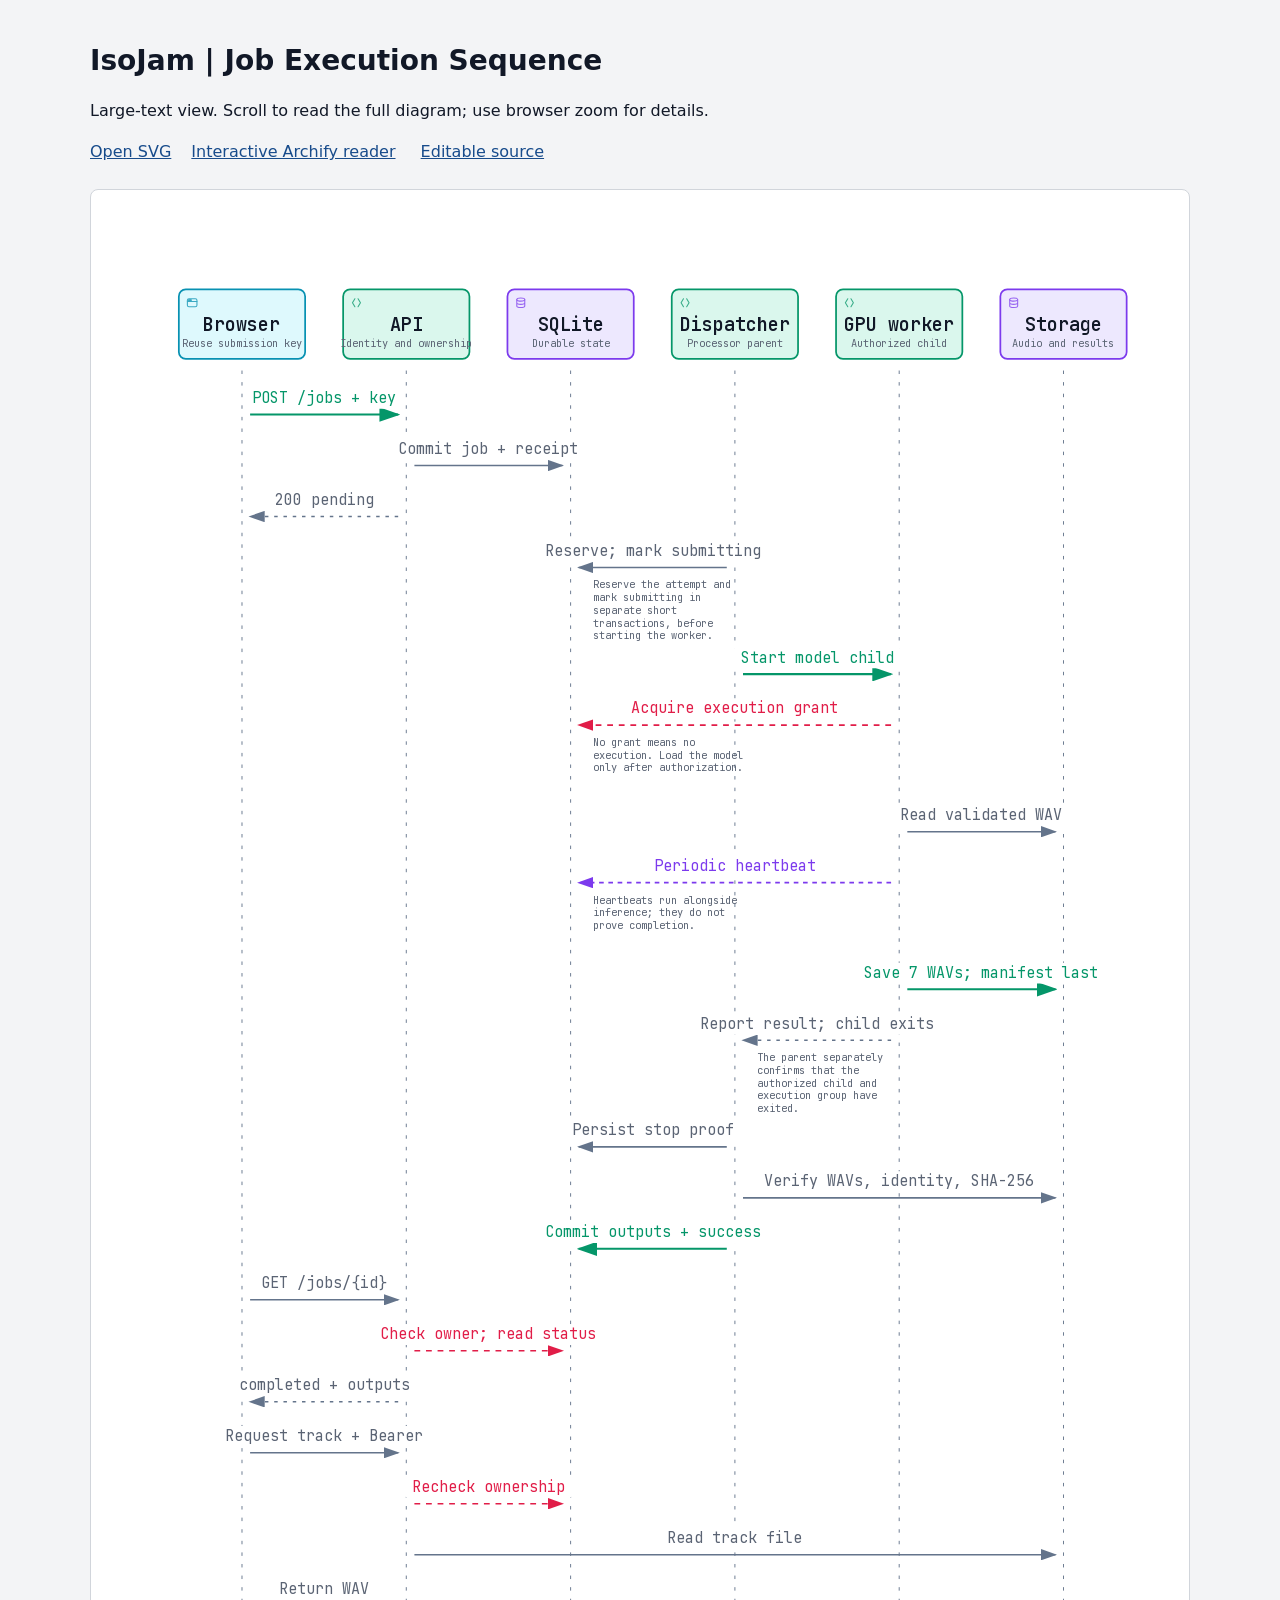
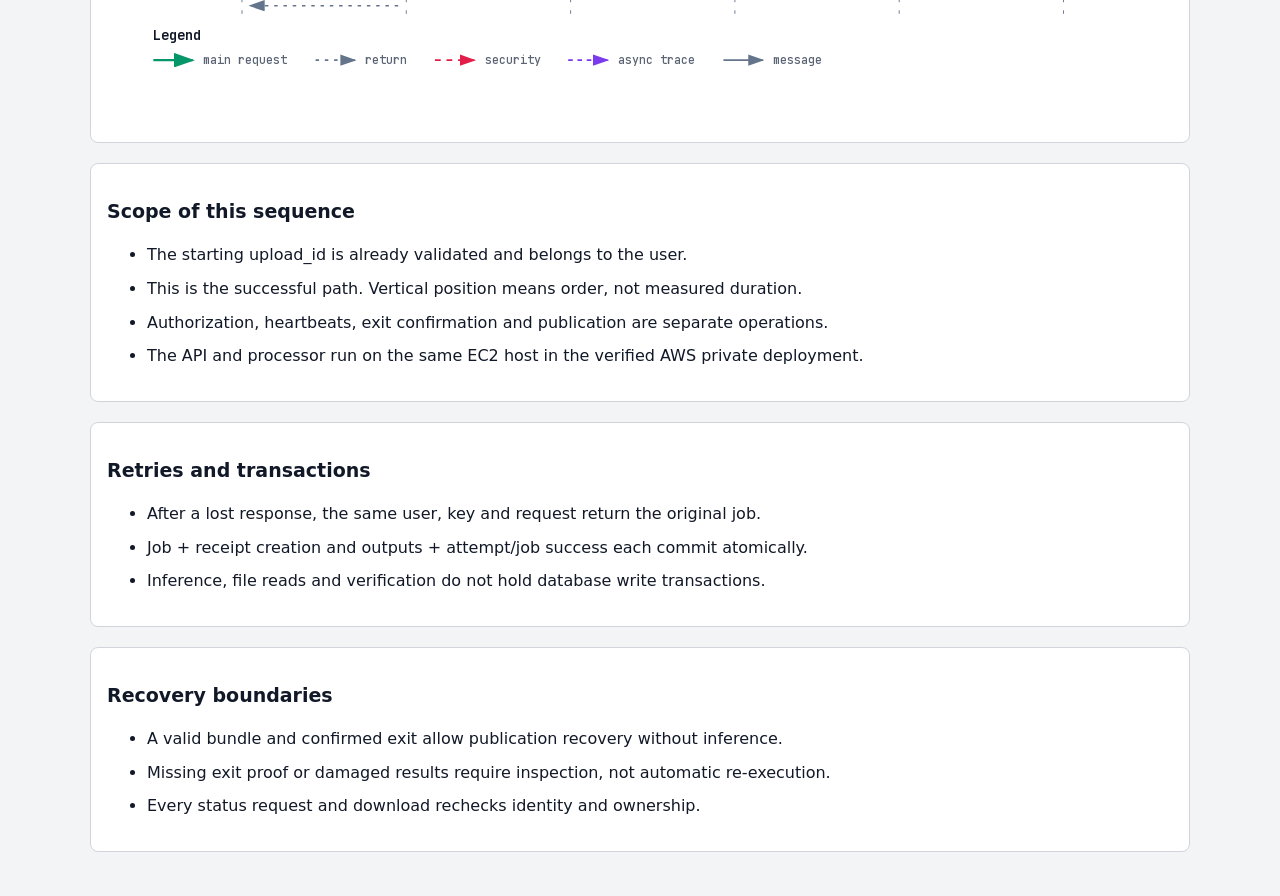
<file: docs/architecture/job-execution-readable.html>
<!doctype html>
<html lang="en"><head><meta charset="utf-8">
<meta name="viewport" content="width=device-width,initial-scale=1">
<title>IsoJam | Job Execution Sequence | Large text</title>
<style>
body{margin:0;background:#f3f4f6;color:#111827;font:16px/1.6 system-ui,sans-serif}
main{max-width:1100px;margin:auto;padding:24px}
h1{font-size:28px;line-height:1.3} h2{font-size:19px}
a{color:#174b8b} nav{margin-bottom:24px} nav a{margin-right:20px}
.diagram,section{background:white;border:1px solid #d1d5db;border-radius:8px;padding:16px;margin:20px 0}
li{margin:8px 0} @media(max-width:650px){main{padding:10px}.diagram{padding:4px}}
@media print{body{background:white} main{max-width:none}nav{display:none}}
</style></head><body><main>
<h1>IsoJam | Job Execution Sequence</h1>
<p>Large-text view. Scroll to read the full diagram; use browser zoom for details.</p>
<nav><a href="job-execution.svg">Open SVG</a><a href="job-execution.html">Interactive Archify reader</a>
<a href="sources/job-execution.sequence.json">Editable source</a></nav>
<div class="diagram">
<svg style="width:100% !important;height:auto !important;display:block" viewBox="0 0 920 1312" data-sequence-column-fit="spread" data-reader-fit="width-first" role="img" lang="en" aria-labelledby="archify-diagram-title archify-diagram-description" data-animation="trace" data-preset="classic" data-quality-profile="showcase" data-motion-choreography="sequence" xmlns="http://www.w3.org/2000/svg" data-theme="light" width="920" height="1312">
<style><![CDATA[

/*
JetBrains Mono variable WOFF2 subsets from Google Fonts service revision v24.
These fixed bytes are shared by the viewer and its SVG/raster exports.
No local() source: an installed copy must not override the bundled font.
Uncovered characters (including CJK) still use the system fallback stack.
Upstream: https://github.com/JetBrains/JetBrainsMono

cyrillic-ext    1664 bytes  sha256 9343de2ca5d9549f792e7962375af8efb0f320c7643bfd36c884b5a30e5c396f
cyrillic        8892 bytes  sha256 4995a9a43ac659ec32fcd8b463755cd6a07b31a6e6b3894a6a153b661cf490e2
greek           6800 bytes  sha256 49c3da6c9a2b279b0f1f860f5cfb1f5dc38d88a5c7be9c9b1837bbc4e3db6111
vietnamese      5872 bytes  sha256 d44eb1936043a56038eb02dd70b243f379bef65783f94ec12f277550720411f1
latin-ext      11596 bytes  sha256 9c38cb2d0d2d93c1ee6e21fa78db76f13ea7e15e15cc64214c7ca89b6aaa35c4
latin          31340 bytes  sha256 2c32b9b3ee358c119e210f6f5195f9bd34894d78a785ff2e95d60e718e400af4

Copyright 2020 The JetBrains Mono Project Authors (https://github.com/JetBrains/JetBrainsMono)

This Font Software is licensed under the SIL Open Font License, Version 1.1.
This license is copied below, and is also available with a FAQ at:
https://openfontlicense.org


-----------------------------------------------------------
SIL OPEN FONT LICENSE Version 1.1 - 26 February 2007
-----------------------------------------------------------

PREAMBLE
The goals of the Open Font License (OFL) are to stimulate worldwide
development of collaborative font projects, to support the font creation
efforts of academic and linguistic communities, and to provide a free and
open framework in which fonts may be shared and improved in partnership
with others.

The OFL allows the licensed fonts to be used, studied, modified and
redistributed freely as long as they are not sold by themselves. The
fonts, including any derivative works, can be bundled, embedded,
redistributed and/or sold with any software provided that any reserved
names are not used by derivative works. The fonts and derivatives,
however, cannot be released under any other type of license. The
requirement for fonts to remain under this license does not apply
to any document created using the fonts or their derivatives.

DEFINITIONS
"Font Software" refers to the set of files released by the Copyright
Holder(s) under this license and clearly marked as such. This may
include source files, build scripts and documentation.

"Reserved Font Name" refers to any names specified as such after the
copyright statement(s).

"Original Version" refers to the collection of Font Software components as
distributed by the Copyright Holder(s).

"Modified Version" refers to any derivative made by adding to, deleting,
or substituting -- in part or in whole -- any of the components of the
Original Version, by changing formats or by porting the Font Software to a
new environment.

"Author" refers to any designer, engineer, programmer, technical
writer or other person who contributed to the Font Software.

PERMISSION & CONDITIONS
Permission is hereby granted, free of charge, to any person obtaining
a copy of the Font Software, to use, study, copy, merge, embed, modify,
redistribute, and sell modified and unmodified copies of the Font
Software, subject to the following conditions:

1) Neither the Font Software nor any of its individual components,
in Original or Modified Versions, may be sold by itself.

2) Original or Modified Versions of the Font Software may be bundled,
redistributed and/or sold with any software, provided that each copy
contains the above copyright notice and this license. These can be
included either as stand-alone text files, human-readable headers or
in the appropriate machine-readable metadata fields within text or
binary files as long as those fields can be easily viewed by the user.

3) No Modified Version of the Font Software may use the Reserved Font
Name(s) unless explicit written permission is granted by the corresponding
Copyright Holder. This restriction only applies to the primary font name as
presented to the users.

4) The name(s) of the Copyright Holder(s) or the Author(s) of the Font
Software shall not be used to promote, endorse or advertise any
Modified Version, except to acknowledge the contribution(s) of the
Copyright Holder(s) and the Author(s) or with their explicit written
permission.

5) The Font Software, modified or unmodified, in part or in whole,
must be distributed entirely under this license, and must not be
distributed under any other license. The requirement for fonts to
remain under this license does not apply to any document created
using the Font Software.

TERMINATION
This license becomes null and void if any of the above conditions are
not met.

DISCLAIMER
THE FONT SOFTWARE IS PROVIDED "AS IS", WITHOUT WARRANTY OF ANY KIND,
EXPRESS OR IMPLIED, INCLUDING BUT NOT LIMITED TO ANY WARRANTIES OF
MERCHANTABILITY, FITNESS FOR A PARTICULAR PURPOSE AND NONINFRINGEMENT
OF COPYRIGHT, PATENT, TRADEMARK, OR OTHER RIGHT. IN NO EVENT SHALL THE
COPYRIGHT HOLDER BE LIABLE FOR ANY CLAIM, DAMAGES OR OTHER LIABILITY,
INCLUDING ANY GENERAL, SPECIAL, INDIRECT, INCIDENTAL, OR CONSEQUENTIAL
DAMAGES, WHETHER IN AN ACTION OF CONTRACT, TORT OR OTHERWISE, ARISING
FROM, OUT OF THE USE OR INABILITY TO USE THE FONT SOFTWARE OR FROM
OTHER DEALINGS IN THE FONT SOFTWARE.
*/
    /* cyrillic-ext */
    @font-face { font-family: 'JetBrains Mono'; font-style: normal; font-weight: 400 800; font-display: swap;
      src: url([data-uri]) format('woff2');
      unicode-range: U+0460-052F, U+1C80-1C8A, U+20B4, U+2DE0-2DFF, U+A640-A69F, U+FE2E-FE2F; }
    /* cyrillic */
    @font-face { font-family: 'JetBrains Mono'; font-style: normal; font-weight: 400 800; font-display: swap;
      src: url([data-uri]) format('woff2');
      unicode-range: U+0301, U+0400-045F, U+0490-0491, U+04B0-04B1, U+2116; }
    /* greek */
    @font-face { font-family: 'JetBrains Mono'; font-style: normal; font-weight: 400 800; font-display: swap;
      src: url([data-uri]) format('woff2');
      unicode-range: U+0370-0377, U+037A-037F, U+0384-038A, U+038C, U+038E-03A1, U+03A3-03FF; }
    /* vietnamese */
    @font-face { font-family: 'JetBrains Mono'; font-style: normal; font-weight: 400 800; font-display: swap;
      src: url([data-uri]) format('woff2');
      unicode-range: U+0102-0103, U+0110-0111, U+0128-0129, U+0168-0169, U+01A0-01A1, U+01AF-01B0, U+0300-0301, U+0303-0304, U+0308-0309, U+0323, U+0329, U+1EA0-1EF9, U+20AB; }
    /* latin-ext */
    @font-face { font-family: 'JetBrains Mono'; font-style: normal; font-weight: 400 800; font-display: swap;
      src: url([data-uri]) format('woff2');
      unicode-range: U+0100-02BA, U+02BD-02C5, U+02C7-02CC, U+02CE-02D7, U+02DD-02FF, U+0304, U+0308, U+0329, U+1D00-1DBF, U+1E00-1E9F, U+1EF2-1EFF, U+2020, U+20A0-20AB, U+20AD-20C0, U+2113, U+2C60-2C7F, U+A720-A7FF; }
    /* latin */
    @font-face { font-family: 'JetBrains Mono'; font-style: normal; font-weight: 400 800; font-display: swap;
      src: url([data-uri]) format('woff2');
      unicode-range: U+0000-00FF, U+0131, U+0152-0153, U+02BB-02BC, U+02C6, U+02DA, U+02DC, U+0304, U+0308, U+0329, U+2000-206F, U+20AC, U+2122, U+2191, U+2193, U+2212, U+2215, U+FEFF, U+FFFD; }
  
.c-grid { stroke: #e9edf2; fill: none; }
.c-mask { fill: #ffffff; stroke: none; }
.c-frontend { fill: rgba(34, 211, 238, 0.15);   stroke: #0891b2; }
.c-backend { fill: rgba(52, 211, 153, 0.18);    stroke: #059669; }
.c-database { fill: rgba(167, 139, 250, 0.2);   stroke: #7c3aed; }
.t-primary { fill: #111827; }
.t-muted { fill: #5b6474; }
.t-edge-emphasis { fill: #059669; }
.t-edge-security { fill: #e11d48; }
.t-edge-dashed { fill: #7c3aed; }
svg .semantic-sigil {
      fill: none;
      stroke: currentColor;
      stroke-width: 1.35;
      stroke-linecap: round;
      stroke-linejoin: round;
      opacity: 0.76;
      pointer-events: none;
    }
svg .s-frontend { color: #0891b2; }
svg .s-backend { color: #059669; }
svg .s-database { color: #7c3aed; }
.a-default { stroke: #64748b; fill: none; }
.a-emphasis { stroke: #059669; fill: none; }
.a-security { stroke: #e11d48; fill: none; stroke-dasharray: 5,5; }
.a-dashed { stroke: #7c3aed; fill: none; stroke-dasharray: 4,4; }
.m-default { fill: #64748b; }
.m-emphasis { fill: #059669; }
.m-security { fill: #e11d48; }
.m-dashed { fill: #7c3aed; }
svg { width: 920px !important; height: 1312px !important; min-width: 0 !important; color: #111827; font-family: 'JetBrains Mono', Consolas, monospace; }
* { animation: none !important; transition: none !important; }
.c-grid { stroke: transparent; }
.c-region { stroke-dasharray: none; }
]]></style>
<rect width="920" height="1312" fill="#ffffff"/>

        <title id="archify-diagram-title">IsoJam | Job Execution Sequence</title>
        <desc id="archify-diagram-description">A sequence diagram generated by Archify.</desc>
        
        <defs>
          <marker id="arrowhead" markerWidth="10" markerHeight="7" refX="9" refY="3.5" orient="auto">
            <polygon points="0 0, 10 3.5, 0 7" class="m-default" />
          </marker>
          <marker id="arrowhead-emphasis" markerWidth="10" markerHeight="7" refX="9" refY="3.5" orient="auto">
            <polygon points="0 0, 10 3.5, 0 7" class="m-emphasis" />
          </marker>
          <marker id="arrowhead-security" markerWidth="10" markerHeight="7" refX="9" refY="3.5" orient="auto">
            <polygon points="0 0, 10 3.5, 0 7" class="m-security" />
          </marker>
          <marker id="arrowhead-dashed" markerWidth="10" markerHeight="7" refX="9" refY="3.5" orient="auto">
            <polygon points="0 0, 10 3.5, 0 7" class="m-dashed" />
          </marker>
          <pattern id="grid" width="40" height="40" patternUnits="userSpaceOnUse">
            <path d="M 40 0 L 0 0 0 40" class="c-grid" stroke-width="0.5" />
          </pattern>
        </defs>

        
        <rect width="100%" height="100%" fill="url(#grid)" />

        


        
        <path d="M 116.5 142 L 116.5 1216" class="a-default" stroke-width="0.8" stroke-dasharray="3,7" />
        <path d="M 258.3 142 L 258.3 1216" class="a-default" stroke-width="0.8" stroke-dasharray="3,7" />
        <path d="M 400.1 142 L 400.1 1216" class="a-default" stroke-width="0.8" stroke-dasharray="3,7" />
        <path d="M 541.9000000000001 142 L 541.9000000000001 1216" class="a-default" stroke-width="0.8" stroke-dasharray="3,7" />
        <path d="M 683.7 142 L 683.7 1216" class="a-default" stroke-width="0.8" stroke-dasharray="3,7" />
        <path d="M 825.5 142 L 825.5 1216" class="a-default" stroke-width="0.8" stroke-dasharray="3,7" />

        


        
        <g data-edge-from="browser" data-edge-to="api" data-edge-label="POST /jobs + key" data-edge-key="0" data-edge-id="step-1">
          <path data-composition-edge-from="browser" data-composition-edge-to="api" data-composition-edge-id="step-1" data-composition-points="123.5,180;251.3,180" d="M 123.5 180 L 251.3 180" class="a-emphasis" data-animate="edge" style="--step:0" stroke-width="1.8" marker-end="url(#arrowhead-emphasis)" />
        <g data-detail="context">
          <rect x="119" y="157" width="136.8" height="18" rx="3" class="c-mask" />
          <text x="187.40000000000003" y="170" class="t-edge-emphasis" font-size="13" text-anchor="middle">POST /jobs + key</text>
        </g>
        </g>

        <g data-edge-from="api" data-edge-to="db" data-edge-label="Commit job + receipt" data-edge-key="1" data-edge-id="step-2">
          <path data-composition-edge-from="api" data-composition-edge-to="db" data-composition-edge-id="step-2" data-composition-points="265.3,224;393.1,224" d="M 265.3 224 L 393.1 224" class="a-default" data-animate="edge" style="--step:1" stroke-width="1.4" marker-end="url(#arrowhead)" />
        <g data-detail="context">
          <rect x="245.2" y="201" width="168" height="18" rx="3" class="c-mask" />
          <text x="329.20000000000005" y="214" class="t-muted" font-size="13" text-anchor="middle">Commit job + receipt</text>
        </g>
        </g>

        <g data-edge-from="api" data-edge-to="browser" data-edge-label="200 pending" data-edge-key="2" data-edge-id="step-3">
          <path data-composition-edge-from="api" data-composition-edge-to="browser" data-composition-edge-id="step-3" data-composition-points="251.3,268;123.5,268" d="M 251.3 268 L 123.5 268" class="a-default" data-animate="edge" style="--step:2" stroke-width="1.4" stroke-dasharray="3,5" marker-end="url(#arrowhead)" />
        <g data-detail="context">
          <rect x="138.5" y="245" width="97.8" height="18" rx="3" class="c-mask" />
          <text x="187.40000000000003" y="258" class="t-muted" font-size="13" text-anchor="middle">200 pending</text>
        </g>
        </g>

        <g data-edge-from="dispatcher" data-edge-to="db" data-edge-label="Reserve; mark submitting" data-edge-key="3" data-edge-id="step-4">
          <path data-composition-edge-from="dispatcher" data-composition-edge-to="db" data-composition-edge-id="step-4" data-composition-points="534.9000000000001,312;407.1,312" d="M 534.9000000000001 312 L 407.1 312" class="a-default" data-animate="edge" style="--step:3" stroke-width="1.4" marker-end="url(#arrowhead)" />
        <g data-detail="context">
          <rect x="371.4" y="289" width="199.2" height="18" rx="3" class="c-mask" />
          <text x="471.00000000000006" y="302" class="t-muted" font-size="13" text-anchor="middle">Reserve; mark submitting</text>
        </g>
        <text data-detail="context" x="419.1" y="330" class="t-muted" font-size="9"><tspan x="419.1" dy="0">Reserve the attempt and</tspan><tspan x="419.1" dy="11">mark submitting in</tspan><tspan x="419.1" dy="11">separate short</tspan><tspan x="419.1" dy="11">transactions, before</tspan><tspan x="419.1" dy="11">starting the worker.</tspan></text>
        </g>

        <g data-edge-from="dispatcher" data-edge-to="worker" data-edge-label="Start model child" data-edge-key="4" data-edge-id="step-5">
          <path data-composition-edge-from="dispatcher" data-composition-edge-to="worker" data-composition-edge-id="step-5" data-composition-points="548.9000000000001,404;676.7,404" d="M 548.9000000000001 404 L 676.7 404" class="a-emphasis" data-animate="edge" style="--step:4" stroke-width="1.8" marker-end="url(#arrowhead-emphasis)" />
        <g data-detail="context">
          <rect x="540.5" y="381" width="144.6" height="18" rx="3" class="c-mask" />
          <text x="612.8000000000001" y="394" class="t-edge-emphasis" font-size="13" text-anchor="middle">Start model child</text>
        </g>
        </g>

        <g data-edge-from="worker" data-edge-to="db" data-edge-label="Acquire execution grant" data-edge-key="5" data-edge-id="step-6">
          <path data-composition-edge-from="worker" data-composition-edge-to="db" data-composition-edge-id="step-6" data-composition-points="676.7,448;407.1,448" d="M 676.7 448 L 407.1 448" class="a-security" data-animate="edge" style="--step:5" stroke-width="1.4" marker-end="url(#arrowhead-security)" />
        <g data-detail="context">
          <rect x="446.2" y="425" width="191.4" height="18" rx="3" class="c-mask" />
          <text x="541.9000000000001" y="438" class="t-edge-security" font-size="13" text-anchor="middle">Acquire execution grant</text>
        </g>
        <text data-detail="context" x="419.1" y="466" class="t-muted" font-size="9"><tspan x="419.1" dy="0">No grant means no</tspan><tspan x="419.1" dy="11">execution. Load the model</tspan><tspan x="419.1" dy="11">only after authorization.</tspan></text>
        </g>

        <g data-edge-from="worker" data-edge-to="files" data-edge-label="Read validated WAV" data-edge-key="6" data-edge-id="step-7">
          <path data-composition-edge-from="worker" data-composition-edge-to="files" data-composition-edge-id="step-7" data-composition-points="690.7,540;818.5,540" d="M 690.7 540 L 818.5 540" class="a-default" data-animate="edge" style="--step:6" stroke-width="1.4" marker-end="url(#arrowhead)" />
        <g data-detail="context">
          <rect x="678.4" y="517" width="152.4" height="18" rx="3" class="c-mask" />
          <text x="754.6" y="530" class="t-muted" font-size="13" text-anchor="middle">Read validated WAV</text>
        </g>
        </g>

        <g data-edge-from="worker" data-edge-to="db" data-edge-label="Periodic heartbeat" data-edge-key="7" data-edge-id="step-8">
          <path data-composition-edge-from="worker" data-composition-edge-to="db" data-composition-edge-id="step-8" data-composition-points="676.7,584;407.1,584" d="M 676.7 584 L 407.1 584" class="a-dashed" data-animate="edge" style="--step:7" stroke-width="1.4" marker-end="url(#arrowhead-dashed)" />
        <g data-detail="context">
          <rect x="465.7" y="561" width="152.4" height="18" rx="3" class="c-mask" />
          <text x="541.9000000000001" y="574" class="t-edge-dashed" font-size="13" text-anchor="middle">Periodic heartbeat</text>
        </g>
        <text data-detail="context" x="419.1" y="602" class="t-muted" font-size="9"><tspan x="419.1" dy="0">Heartbeats run alongside</tspan><tspan x="419.1" dy="11">inference; they do not</tspan><tspan x="419.1" dy="11">prove completion.</tspan></text>
        </g>

        <g data-edge-from="worker" data-edge-to="files" data-edge-label="Save 7 WAVs; manifest last" data-edge-key="8" data-edge-id="step-9">
          <path data-composition-edge-from="worker" data-composition-edge-to="files" data-composition-edge-id="step-9" data-composition-points="690.7,676;818.5,676" d="M 690.7 676 L 818.5 676" class="a-emphasis" data-animate="edge" style="--step:8" stroke-width="1.8" marker-end="url(#arrowhead-emphasis)" />
        <g data-detail="context">
          <rect x="647.2" y="653" width="214.8" height="18" rx="3" class="c-mask" />
          <text x="754.6" y="666" class="t-edge-emphasis" font-size="13" text-anchor="middle">Save 7 WAVs; manifest last</text>
        </g>
        </g>

        <g data-edge-from="worker" data-edge-to="dispatcher" data-edge-label="Report result; child exits" data-edge-key="9" data-edge-id="step-10">
          <path data-composition-edge-from="worker" data-composition-edge-to="dispatcher" data-composition-edge-id="step-10" data-composition-points="676.7,720;548.9000000000001,720" d="M 676.7 720 L 548.9000000000001 720" class="a-default" data-animate="edge" style="--step:9" stroke-width="1.4" stroke-dasharray="3,5" marker-end="url(#arrowhead)" />
        <g data-detail="context">
          <rect x="505.4" y="697" width="214.8" height="18" rx="3" class="c-mask" />
          <text x="612.8000000000001" y="710" class="t-muted" font-size="13" text-anchor="middle">Report result; child exits</text>
        </g>
        <text data-detail="context" x="560.9000000000001" y="738" class="t-muted" font-size="9"><tspan x="560.9000000000001" dy="0">The parent separately</tspan><tspan x="560.9000000000001" dy="11">confirms that the</tspan><tspan x="560.9000000000001" dy="11">authorized child and</tspan><tspan x="560.9000000000001" dy="11">execution group have</tspan><tspan x="560.9000000000001" dy="11">exited.</tspan></text>
        </g>

        <g data-edge-from="dispatcher" data-edge-to="db" data-edge-label="Persist stop proof" data-edge-key="10" data-edge-id="step-11">
          <path data-composition-edge-from="dispatcher" data-composition-edge-to="db" data-composition-edge-id="step-11" data-composition-points="534.9000000000001,812;407.1,812" d="M 534.9000000000001 812 L 407.1 812" class="a-default" data-animate="edge" style="--step:10" stroke-width="1.4" marker-end="url(#arrowhead)" />
        <g data-detail="context">
          <rect x="394.8" y="789" width="152.4" height="18" rx="3" class="c-mask" />
          <text x="471" y="802" class="t-muted" font-size="13" text-anchor="middle">Persist stop proof</text>
        </g>
        </g>

        <g data-edge-from="dispatcher" data-edge-to="files" data-edge-label="Verify WAVs, identity, SHA-256" data-edge-key="11" data-edge-id="step-12">
          <path data-composition-edge-from="dispatcher" data-composition-edge-to="files" data-composition-edge-id="step-12" data-composition-points="548.9000000000001,856;818.5,856" d="M 548.9000000000001 856 L 818.5 856" class="a-default" data-animate="edge" style="--step:11" stroke-width="1.4" marker-end="url(#arrowhead)" />
        <g data-detail="context">
          <rect x="560.7" y="833" width="246" height="18" rx="3" class="c-mask" />
          <text x="683.7" y="846" class="t-muted" font-size="13" text-anchor="middle">Verify WAVs, identity, SHA-256</text>
        </g>
        </g>

        <g data-edge-from="dispatcher" data-edge-to="db" data-edge-label="Commit outputs + success" data-edge-key="12" data-edge-id="step-13">
          <path data-composition-edge-from="dispatcher" data-composition-edge-to="db" data-composition-edge-id="step-13" data-composition-points="534.9000000000001,900;407.1,900" d="M 534.9000000000001 900 L 407.1 900" class="a-emphasis" data-animate="edge" style="--step:12" stroke-width="1.8" marker-end="url(#arrowhead-emphasis)" />
        <g data-detail="context">
          <rect x="371.4" y="877" width="199.2" height="18" rx="3" class="c-mask" />
          <text x="471.00000000000006" y="890" class="t-edge-emphasis" font-size="13" text-anchor="middle">Commit outputs + success</text>
        </g>
        </g>

        <g data-edge-from="browser" data-edge-to="api" data-edge-label="GET /jobs/{id}" data-edge-key="13" data-edge-id="step-14">
          <path data-composition-edge-from="browser" data-composition-edge-to="api" data-composition-edge-id="step-14" data-composition-points="123.5,944;251.3,944" d="M 123.5 944 L 251.3 944" class="a-default" data-animate="edge" style="--step:12" stroke-width="1.4" marker-end="url(#arrowhead)" />
        <g data-detail="context">
          <rect x="126.8" y="921" width="121.2" height="18" rx="3" class="c-mask" />
          <text x="187.4" y="934" class="t-muted" font-size="13" text-anchor="middle">GET /jobs/{id}</text>
        </g>
        </g>

        <g data-edge-from="api" data-edge-to="db" data-edge-label="Check owner; read status" data-edge-key="14" data-edge-id="step-15">
          <path data-composition-edge-from="api" data-composition-edge-to="db" data-composition-edge-id="step-15" data-composition-points="265.3,988;393.1,988" d="M 265.3 988 L 393.1 988" class="a-security" data-animate="edge" style="--step:12" stroke-width="1.4" marker-end="url(#arrowhead-security)" />
        <g data-detail="context">
          <rect x="229.6" y="965" width="199.2" height="18" rx="3" class="c-mask" />
          <text x="329.20000000000005" y="978" class="t-edge-security" font-size="13" text-anchor="middle">Check owner; read status</text>
        </g>
        </g>

        <g data-edge-from="api" data-edge-to="browser" data-edge-label="completed + outputs" data-edge-key="15" data-edge-id="step-16">
          <path data-composition-edge-from="api" data-composition-edge-to="browser" data-composition-edge-id="step-16" data-composition-points="251.3,1032;123.5,1032" d="M 251.3 1032 L 123.5 1032" class="a-default" data-animate="edge" style="--step:12" stroke-width="1.4" stroke-dasharray="3,5" marker-end="url(#arrowhead)" />
        <g data-detail="context">
          <rect x="107.3" y="1009" width="160.2" height="18" rx="3" class="c-mask" />
          <text x="187.4" y="1022" class="t-muted" font-size="13" text-anchor="middle">completed + outputs</text>
        </g>
        </g>

        <g data-edge-from="browser" data-edge-to="api" data-edge-label="Request track + Bearer" data-edge-key="16" data-edge-id="step-17">
          <path data-composition-edge-from="browser" data-composition-edge-to="api" data-composition-edge-id="step-17" data-composition-points="123.5,1076;251.3,1076" d="M 123.5 1076 L 251.3 1076" class="a-default" data-animate="edge" style="--step:12" stroke-width="1.4" marker-end="url(#arrowhead)" />
        <g data-detail="context">
          <rect x="95.6" y="1053" width="183.6" height="18" rx="3" class="c-mask" />
          <text x="187.4" y="1066" class="t-muted" font-size="13" text-anchor="middle">Request track + Bearer</text>
        </g>
        </g>

        <g data-edge-from="api" data-edge-to="db" data-edge-label="Recheck ownership" data-edge-key="17" data-edge-id="step-18">
          <path data-composition-edge-from="api" data-composition-edge-to="db" data-composition-edge-id="step-18" data-composition-points="265.3,1120;393.1,1120" d="M 265.3 1120 L 393.1 1120" class="a-security" data-animate="edge" style="--step:12" stroke-width="1.4" marker-end="url(#arrowhead-security)" />
        <g data-detail="context">
          <rect x="256.9" y="1097" width="144.6" height="18" rx="3" class="c-mask" />
          <text x="329.20000000000005" y="1110" class="t-edge-security" font-size="13" text-anchor="middle">Recheck ownership</text>
        </g>
        </g>

        <g data-edge-from="api" data-edge-to="files" data-edge-label="Read track file" data-edge-key="18" data-edge-id="step-19">
          <path data-composition-edge-from="api" data-composition-edge-to="files" data-composition-edge-id="step-19" data-composition-points="265.3,1164;818.5,1164" d="M 265.3 1164 L 818.5 1164" class="a-default" data-animate="edge" style="--step:12" stroke-width="1.4" marker-end="url(#arrowhead)" />
        <g data-detail="context">
          <rect x="477.4" y="1141" width="129" height="18" rx="3" class="c-mask" />
          <text x="541.9" y="1154" class="t-muted" font-size="13" text-anchor="middle">Read track file</text>
        </g>
        </g>

        <g data-edge-from="api" data-edge-to="browser" data-edge-label="Return WAV" data-edge-key="19" data-edge-id="step-20">
          <path data-composition-edge-from="api" data-composition-edge-to="browser" data-composition-edge-id="step-20" data-composition-points="251.3,1208;123.5,1208" d="M 251.3 1208 L 123.5 1208" class="a-default" data-animate="edge" style="--step:12" stroke-width="1.4" stroke-dasharray="3,5" marker-end="url(#arrowhead)" />
        <g data-detail="context">
          <rect x="142.4" y="1185" width="90" height="18" rx="3" class="c-mask" />
          <text x="187.4" y="1198" class="t-muted" font-size="13" text-anchor="middle">Return WAV</text>
        </g>
        </g>

        


        
        <g id="node-browser" data-node-id="browser" data-node-label="Browser" tabindex="0" role="button" aria-label="Focus Browser, Reuse submission key, Sequence participant" aria-pressed="false" data-node-kind="frontend" data-node-sublabel="Reuse submission key" data-node-context="Sequence participant">
          <title>Browser · Reuse submission key · Sequence participant</title>
          <rect x="62" y="92" width="109" height="21" rx="6" class="c-mask" />
          <rect x="62" y="72" width="109" height="60" rx="6" class="c-frontend" data-animate="node" style="--step:0" stroke-width="1.5" />
          <g aria-hidden="true" data-semantic-sigil="frontend" class="semantic-sigil s-frontend" transform="translate(68 78) scale(0.6875)">
            <rect x="2" y="3" width="12" height="10" rx="2" />
            <path d="M2 6.5h12" />
            <circle cx="4.1" cy="4.8" r=".7" class="sigil-fill" />
            <circle cx="6.3" cy="4.8" r=".7" class="sigil-fill" />
          </g>
          <text data-node-label="" data-detail-anchor="" x="116.5" y="108" class="t-primary" font-size="16" font-weight="600" text-anchor="middle">Browser</text>
          <text data-detail="context" x="116.5" y="122" class="t-muted" font-size="9" text-anchor="middle">Reuse submission key</text>
        </g>

        <g id="node-api" data-node-id="api" data-node-label="API" tabindex="0" role="button" aria-label="Focus API, Identity and ownership, Sequence participant" aria-pressed="false" data-node-kind="backend" data-node-sublabel="Identity and ownership" data-node-context="Sequence participant">
          <title>API · Identity and ownership · Sequence participant</title>
          <rect x="203.8" y="92" width="109" height="21" rx="6" class="c-mask" />
          <rect x="203.8" y="72" width="109" height="60" rx="6" class="c-backend" data-animate="node" style="--step:1" stroke-width="1.5" />
          <g aria-hidden="true" data-semantic-sigil="backend" class="semantic-sigil s-backend" transform="translate(209.8 78) scale(0.6875)">
            <path d="M6 3 3 8l3 5M10 3l3 5-3 5" />
          </g>
          <text data-node-label="" data-detail-anchor="" x="258.3" y="108" class="t-primary" font-size="16" font-weight="600" text-anchor="middle">API</text>
          <text data-detail="context" x="258.3" y="122" class="t-muted" font-size="9" text-anchor="middle">Identity and ownership</text>
        </g>

        <g id="node-db" data-node-id="db" data-node-label="SQLite" tabindex="0" role="button" aria-label="Focus SQLite, Durable state, Sequence participant" aria-pressed="false" data-node-kind="database" data-node-sublabel="Durable state" data-node-context="Sequence participant">
          <title>SQLite · Durable state · Sequence participant</title>
          <rect x="345.6" y="92" width="109" height="21" rx="6" class="c-mask" />
          <rect x="345.6" y="72" width="109" height="60" rx="6" class="c-database" data-animate="node" style="--step:2" stroke-width="1.5" />
          <g aria-hidden="true" data-semantic-sigil="database" class="semantic-sigil s-database" transform="translate(351.6 78) scale(0.6875)">
            <ellipse cx="8" cy="4" rx="5" ry="2" />
            <path d="M3 4v8c0 1.1 2.2 2 5 2s5-.9 5-2V4M3 8c0 1.1 2.2 2 5 2s5-.9 5-2" />
          </g>
          <text data-node-label="" data-detail-anchor="" x="400.1" y="108" class="t-primary" font-size="16" font-weight="600" text-anchor="middle">SQLite</text>
          <text data-detail="context" x="400.1" y="122" class="t-muted" font-size="9" text-anchor="middle">Durable state</text>
        </g>

        <g id="node-dispatcher" data-node-id="dispatcher" data-node-label="Dispatcher" tabindex="0" role="button" aria-label="Focus Dispatcher, Processor parent, Sequence participant" aria-pressed="false" data-node-kind="backend" data-node-sublabel="Processor parent" data-node-context="Sequence participant">
          <title>Dispatcher · Processor parent · Sequence participant</title>
          <rect x="487.4" y="92" width="109" height="21" rx="6" class="c-mask" />
          <rect x="487.4000000000001" y="72" width="109" height="60" rx="6" class="c-backend" data-animate="node" style="--step:3" stroke-width="1.5" />
          <g aria-hidden="true" data-semantic-sigil="backend" class="semantic-sigil s-backend" transform="translate(493.4000000000001 78) scale(0.6875)">
            <path d="M6 3 3 8l3 5M10 3l3 5-3 5" />
          </g>
          <text data-node-label="" data-detail-anchor="" x="541.9000000000001" y="108" class="t-primary" font-size="16" font-weight="600" text-anchor="middle">Dispatcher</text>
          <text data-detail="context" x="541.9000000000001" y="122" class="t-muted" font-size="9" text-anchor="middle">Processor parent</text>
        </g>

        <g id="node-worker" data-node-id="worker" data-node-label="GPU worker" tabindex="0" role="button" aria-label="Focus GPU worker, Authorized child, Sequence participant" aria-pressed="false" data-node-kind="backend" data-node-sublabel="Authorized child" data-node-context="Sequence participant">
          <title>GPU worker · Authorized child · Sequence participant</title>
          <rect x="629.2" y="92" width="109" height="21" rx="6" class="c-mask" />
          <rect x="629.2" y="72" width="109" height="60" rx="6" class="c-backend" data-animate="node" style="--step:4" stroke-width="1.5" />
          <g aria-hidden="true" data-semantic-sigil="backend" class="semantic-sigil s-backend" transform="translate(635.2 78) scale(0.6875)">
            <path d="M6 3 3 8l3 5M10 3l3 5-3 5" />
          </g>
          <text data-node-label="" data-detail-anchor="" x="683.7" y="108" class="t-primary" font-size="16" font-weight="600" text-anchor="middle">GPU worker</text>
          <text data-detail="context" x="683.7" y="122" class="t-muted" font-size="9" text-anchor="middle">Authorized child</text>
        </g>

        <g id="node-files" data-node-id="files" data-node-label="Storage" tabindex="0" role="button" aria-label="Focus Storage, Audio and results, Sequence participant" aria-pressed="false" data-node-kind="database" data-node-sublabel="Audio and results" data-node-context="Sequence participant">
          <title>Storage · Audio and results · Sequence participant</title>
          <rect x="771" y="92" width="109" height="21" rx="6" class="c-mask" />
          <rect x="771" y="72" width="109" height="60" rx="6" class="c-database" data-animate="node" style="--step:5" stroke-width="1.5" />
          <g aria-hidden="true" data-semantic-sigil="database" class="semantic-sigil s-database" transform="translate(777 78) scale(0.6875)">
            <ellipse cx="8" cy="4" rx="5" ry="2" />
            <path d="M3 4v8c0 1.1 2.2 2 5 2s5-.9 5-2V4M3 8c0 1.1 2.2 2 5 2s5-.9 5-2" />
          </g>
          <text data-node-label="" data-detail-anchor="" x="825.5" y="108" class="t-primary" font-size="16" font-weight="600" text-anchor="middle">Storage</text>
          <text data-detail="context" x="825.5" y="122" class="t-muted" font-size="9" text-anchor="middle">Audio and results</text>
        </g>

        
        <g data-legend="">
          <text x="40" y="1238" class="t-primary" font-size="12" font-weight="650">Legend</text>
          <g data-legend-semantic-kind="emphasis" data-legend-x="40" data-legend-baseline="1258" data-legend-width="118">
            <path d="M 40 1255 L 74 1255" class="a-emphasis" stroke-width="1.8" marker-end="url(#arrowhead-emphasis)" />
            <text x="83" y="1258" class="t-muted" font-size="10" font-weight="500">main request</text>
          </g>
          <g data-legend-semantic-kind="return" data-legend-x="180" data-legend-baseline="1258" data-legend-width="81">
            <path d="M 180 1255 L 214 1255" class="a-default" stroke-width="1.4" stroke-dasharray="3,5" marker-end="url(#arrowhead)" />
            <text x="223" y="1258" class="t-muted" font-size="10" font-weight="500">return</text>
          </g>
          <g data-legend-semantic-kind="security" data-legend-x="283" data-legend-baseline="1258" data-legend-width="93">
            <path d="M 283 1255 L 317 1255" class="a-security" stroke-width="1.4" marker-end="url(#arrowhead-security)" />
            <text x="326" y="1258" class="t-muted" font-size="10" font-weight="500">security</text>
          </g>
          <g data-legend-semantic-kind="dashed" data-legend-x="398" data-legend-baseline="1258" data-legend-width="112">
            <path d="M 398 1255 L 432 1255" class="a-dashed" stroke-width="1.4" marker-end="url(#arrowhead-dashed)" />
            <text x="441" y="1258" class="t-muted" font-size="10" font-weight="500">async trace</text>
          </g>
          <g data-legend-semantic-kind="default" data-legend-x="532" data-legend-baseline="1258" data-legend-width="87">
            <path d="M 532 1255 L 566 1255" class="a-default" stroke-width="1.4" marker-end="url(#arrowhead)" />
            <text x="575" y="1258" class="t-muted" font-size="10" font-weight="500">message</text>
          </g>
        </g>
      </svg>
</div>
<section><h2>Scope of this sequence</h2><ul><li>The starting upload_id is already validated and belongs to the user.</li><li>This is the successful path. Vertical position means order, not measured duration.</li><li>Authorization, heartbeats, exit confirmation and publication are separate operations.</li><li>The API and processor run on the same EC2 host in the verified AWS private deployment.</li></ul></section><section><h2>Retries and transactions</h2><ul><li>After a lost response, the same user, key and request return the original job.</li><li>Job + receipt creation and outputs + attempt/job success each commit atomically.</li><li>Inference, file reads and verification do not hold database write transactions.</li></ul></section><section><h2>Recovery boundaries</h2><ul><li>A valid bundle and confirmed exit allow publication recovery without inference.</li><li>Missing exit proof or damaged results require inspection, not automatic re-execution.</li><li>Every status request and download rechecks identity and ownership.</li></ul></section>
</main></body></html>
</file>
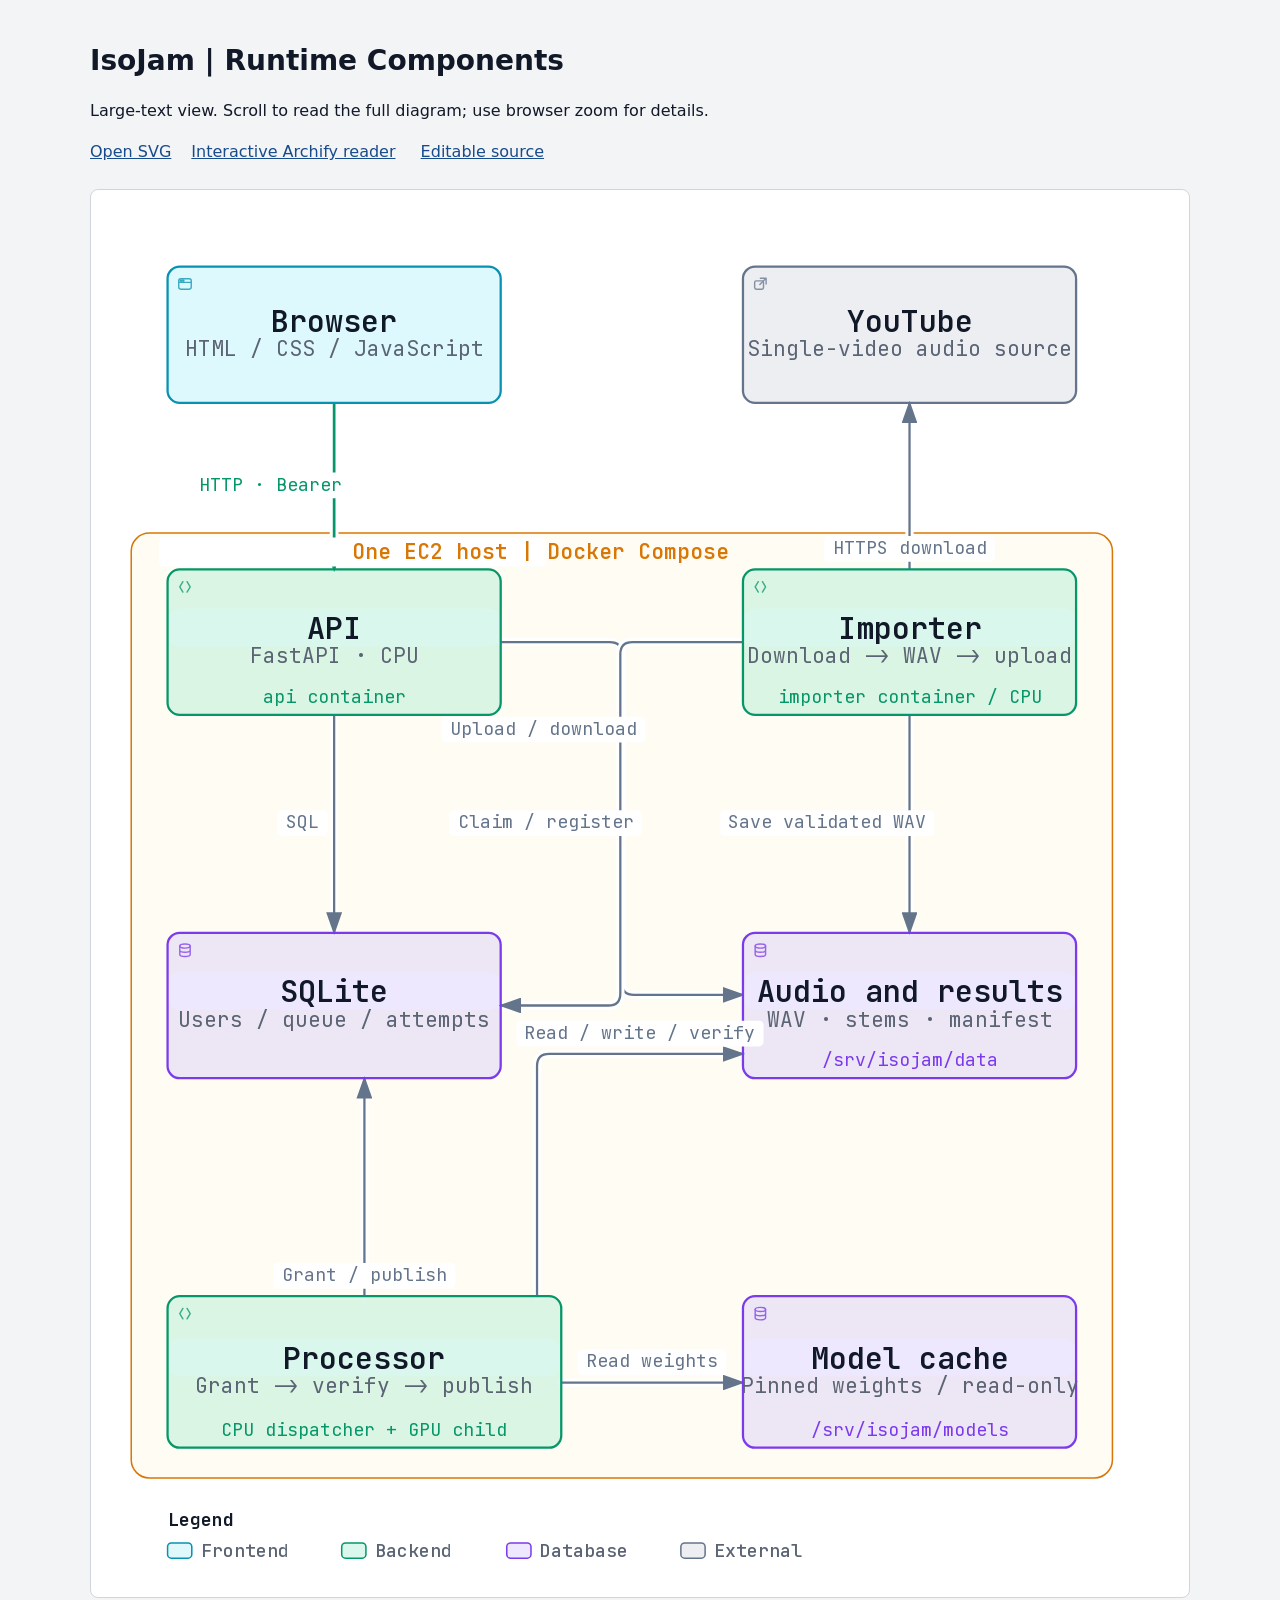
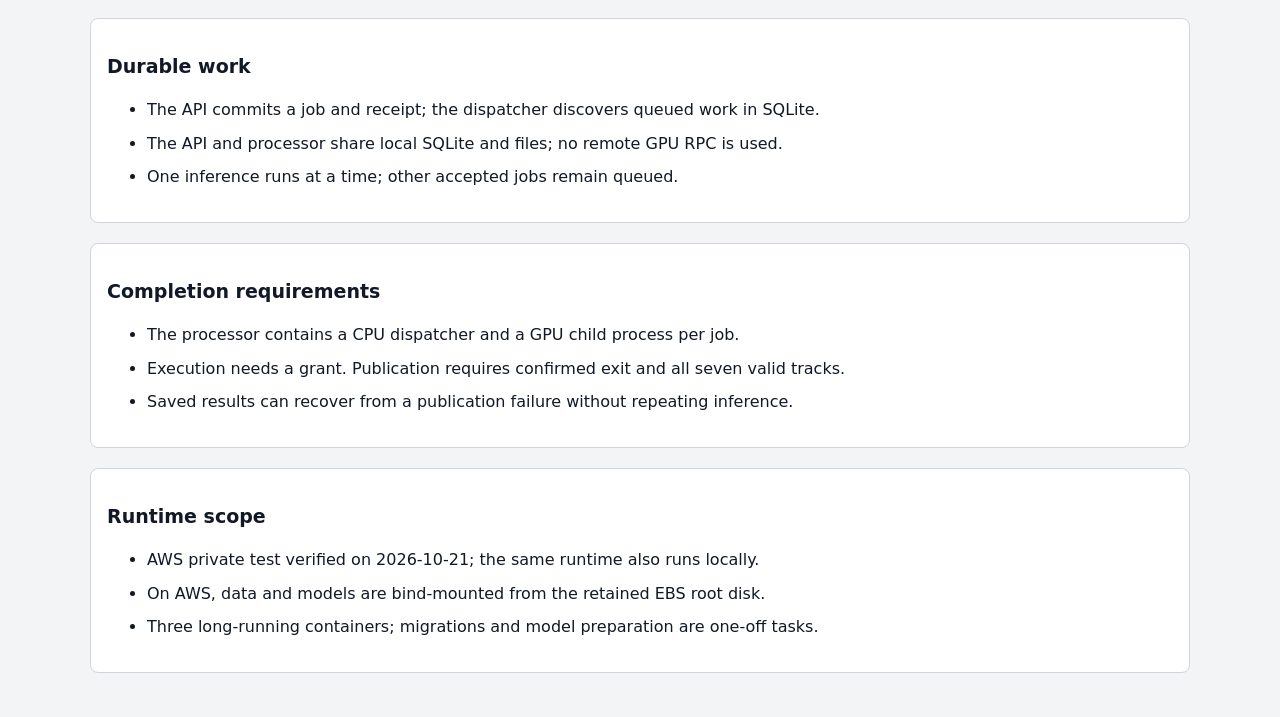
<file: docs/architecture/runtime-components-readable.html>
<!doctype html>
<html lang="en"><head><meta charset="utf-8">
<meta name="viewport" content="width=device-width,initial-scale=1">
<title>IsoJam | Runtime Components | Large text</title>
<style>
body{margin:0;background:#f3f4f6;color:#111827;font:16px/1.6 system-ui,sans-serif}
main{max-width:1100px;margin:auto;padding:24px}
h1{font-size:28px;line-height:1.3} h2{font-size:19px}
a{color:#174b8b} nav{margin-bottom:24px} nav a{margin-right:20px}
.diagram,section{background:white;border:1px solid #d1d5db;border-radius:8px;padding:16px;margin:20px 0}
li{margin:8px 0} @media(max-width:650px){main{padding:10px}.diagram{padding:4px}}
@media print{body{background:white} main{max-width:none}nav{display:none}}
</style></head><body><main>
<h1>IsoJam | Runtime Components</h1>
<p>Large-text view. Scroll to read the full diagram; use browser zoom for details.</p>
<nav><a href="runtime-components.svg">Open SVG</a><a href="runtime-components.html">Interactive Archify reader</a>
<a href="sources/runtime-components.architecture.json">Editable source</a></nav>
<div class="diagram">
<svg style="width:100% !important;height:auto !important;display:block" viewBox="0 0 704 908" role="img" lang="en" aria-labelledby="archify-diagram-title archify-diagram-description" data-animation="trace" data-preset="classic" data-quality-profile="showcase" data-node-ui="" data-reader-fit="intrinsic-height" data-reader-min-text="7.5" data-reader-primary-text="14" xmlns="http://www.w3.org/2000/svg" data-theme="light" width="704" height="908">
<style><![CDATA[

/*
JetBrains Mono variable WOFF2 subsets from Google Fonts service revision v24.
These fixed bytes are shared by the viewer and its SVG/raster exports.
No local() source: an installed copy must not override the bundled font.
Uncovered characters (including CJK) still use the system fallback stack.
Upstream: https://github.com/JetBrains/JetBrainsMono

cyrillic-ext    1664 bytes  sha256 9343de2ca5d9549f792e7962375af8efb0f320c7643bfd36c884b5a30e5c396f
cyrillic        8892 bytes  sha256 4995a9a43ac659ec32fcd8b463755cd6a07b31a6e6b3894a6a153b661cf490e2
greek           6800 bytes  sha256 49c3da6c9a2b279b0f1f860f5cfb1f5dc38d88a5c7be9c9b1837bbc4e3db6111
vietnamese      5872 bytes  sha256 d44eb1936043a56038eb02dd70b243f379bef65783f94ec12f277550720411f1
latin-ext      11596 bytes  sha256 9c38cb2d0d2d93c1ee6e21fa78db76f13ea7e15e15cc64214c7ca89b6aaa35c4
latin          31340 bytes  sha256 2c32b9b3ee358c119e210f6f5195f9bd34894d78a785ff2e95d60e718e400af4

Copyright 2020 The JetBrains Mono Project Authors (https://github.com/JetBrains/JetBrainsMono)

This Font Software is licensed under the SIL Open Font License, Version 1.1.
This license is copied below, and is also available with a FAQ at:
https://openfontlicense.org


-----------------------------------------------------------
SIL OPEN FONT LICENSE Version 1.1 - 26 February 2007
-----------------------------------------------------------

PREAMBLE
The goals of the Open Font License (OFL) are to stimulate worldwide
development of collaborative font projects, to support the font creation
efforts of academic and linguistic communities, and to provide a free and
open framework in which fonts may be shared and improved in partnership
with others.

The OFL allows the licensed fonts to be used, studied, modified and
redistributed freely as long as they are not sold by themselves. The
fonts, including any derivative works, can be bundled, embedded,
redistributed and/or sold with any software provided that any reserved
names are not used by derivative works. The fonts and derivatives,
however, cannot be released under any other type of license. The
requirement for fonts to remain under this license does not apply
to any document created using the fonts or their derivatives.

DEFINITIONS
"Font Software" refers to the set of files released by the Copyright
Holder(s) under this license and clearly marked as such. This may
include source files, build scripts and documentation.

"Reserved Font Name" refers to any names specified as such after the
copyright statement(s).

"Original Version" refers to the collection of Font Software components as
distributed by the Copyright Holder(s).

"Modified Version" refers to any derivative made by adding to, deleting,
or substituting -- in part or in whole -- any of the components of the
Original Version, by changing formats or by porting the Font Software to a
new environment.

"Author" refers to any designer, engineer, programmer, technical
writer or other person who contributed to the Font Software.

PERMISSION & CONDITIONS
Permission is hereby granted, free of charge, to any person obtaining
a copy of the Font Software, to use, study, copy, merge, embed, modify,
redistribute, and sell modified and unmodified copies of the Font
Software, subject to the following conditions:

1) Neither the Font Software nor any of its individual components,
in Original or Modified Versions, may be sold by itself.

2) Original or Modified Versions of the Font Software may be bundled,
redistributed and/or sold with any software, provided that each copy
contains the above copyright notice and this license. These can be
included either as stand-alone text files, human-readable headers or
in the appropriate machine-readable metadata fields within text or
binary files as long as those fields can be easily viewed by the user.

3) No Modified Version of the Font Software may use the Reserved Font
Name(s) unless explicit written permission is granted by the corresponding
Copyright Holder. This restriction only applies to the primary font name as
presented to the users.

4) The name(s) of the Copyright Holder(s) or the Author(s) of the Font
Software shall not be used to promote, endorse or advertise any
Modified Version, except to acknowledge the contribution(s) of the
Copyright Holder(s) and the Author(s) or with their explicit written
permission.

5) The Font Software, modified or unmodified, in part or in whole,
must be distributed entirely under this license, and must not be
distributed under any other license. The requirement for fonts to
remain under this license does not apply to any document created
using the Font Software.

TERMINATION
This license becomes null and void if any of the above conditions are
not met.

DISCLAIMER
THE FONT SOFTWARE IS PROVIDED "AS IS", WITHOUT WARRANTY OF ANY KIND,
EXPRESS OR IMPLIED, INCLUDING BUT NOT LIMITED TO ANY WARRANTIES OF
MERCHANTABILITY, FITNESS FOR A PARTICULAR PURPOSE AND NONINFRINGEMENT
OF COPYRIGHT, PATENT, TRADEMARK, OR OTHER RIGHT. IN NO EVENT SHALL THE
COPYRIGHT HOLDER BE LIABLE FOR ANY CLAIM, DAMAGES OR OTHER LIABILITY,
INCLUDING ANY GENERAL, SPECIAL, INDIRECT, INCIDENTAL, OR CONSEQUENTIAL
DAMAGES, WHETHER IN AN ACTION OF CONTRACT, TORT OR OTHERWISE, ARISING
FROM, OUT OF THE USE OR INABILITY TO USE THE FONT SOFTWARE OR FROM
OTHER DEALINGS IN THE FONT SOFTWARE.
*/
    /* cyrillic-ext */
    @font-face { font-family: 'JetBrains Mono'; font-style: normal; font-weight: 400 800; font-display: swap;
      src: url([data-uri]) format('woff2');
      unicode-range: U+0460-052F, U+1C80-1C8A, U+20B4, U+2DE0-2DFF, U+A640-A69F, U+FE2E-FE2F; }
    /* cyrillic */
    @font-face { font-family: 'JetBrains Mono'; font-style: normal; font-weight: 400 800; font-display: swap;
      src: url([data-uri]) format('woff2');
      unicode-range: U+0301, U+0400-045F, U+0490-0491, U+04B0-04B1, U+2116; }
    /* greek */
    @font-face { font-family: 'JetBrains Mono'; font-style: normal; font-weight: 400 800; font-display: swap;
      src: url([data-uri]) format('woff2');
      unicode-range: U+0370-0377, U+037A-037F, U+0384-038A, U+038C, U+038E-03A1, U+03A3-03FF; }
    /* vietnamese */
    @font-face { font-family: 'JetBrains Mono'; font-style: normal; font-weight: 400 800; font-display: swap;
      src: url([data-uri]) format('woff2');
      unicode-range: U+0102-0103, U+0110-0111, U+0128-0129, U+0168-0169, U+01A0-01A1, U+01AF-01B0, U+0300-0301, U+0303-0304, U+0308-0309, U+0323, U+0329, U+1EA0-1EF9, U+20AB; }
    /* latin-ext */
    @font-face { font-family: 'JetBrains Mono'; font-style: normal; font-weight: 400 800; font-display: swap;
      src: url([data-uri]) format('woff2');
      unicode-range: U+0100-02BA, U+02BD-02C5, U+02C7-02CC, U+02CE-02D7, U+02DD-02FF, U+0304, U+0308, U+0329, U+1D00-1DBF, U+1E00-1E9F, U+1EF2-1EFF, U+2020, U+20A0-20AB, U+20AD-20C0, U+2113, U+2C60-2C7F, U+A720-A7FF; }
    /* latin */
    @font-face { font-family: 'JetBrains Mono'; font-style: normal; font-weight: 400 800; font-display: swap;
      src: url([data-uri]) format('woff2');
      unicode-range: U+0000-00FF, U+0131, U+0152-0153, U+02BB-02BC, U+02C6, U+02DA, U+02DC, U+0304, U+0308, U+0329, U+2000-206F, U+20AC, U+2122, U+2191, U+2193, U+2212, U+2215, U+FEFF, U+FFFD; }
  
.c-grid { stroke: #e9edf2; fill: none; }
.c-mask { fill: #ffffff; stroke: none; }
.c-frontend { fill: rgba(34, 211, 238, 0.15);   stroke: #0891b2; }
.c-backend { fill: rgba(52, 211, 153, 0.18);    stroke: #059669; }
.c-database { fill: rgba(167, 139, 250, 0.2);   stroke: #7c3aed; }
.c-external { fill: rgba(148, 163, 184, 0.18);   stroke: #64748b; }
.t-primary { fill: #111827; }
.t-muted { fill: #5b6474; }
.t-backend { fill: #059669; }
.t-database { fill: #7c3aed; }
.t-cloud { fill: #d97706; }
.t-edge-default { fill: #64748b; }
.t-edge-emphasis { fill: #059669; }
svg .semantic-sigil {
      fill: none;
      stroke: currentColor;
      stroke-width: 1.35;
      stroke-linecap: round;
      stroke-linejoin: round;
      opacity: 0.76;
      pointer-events: none;
    }
svg .s-frontend { color: #0891b2; }
svg .s-backend { color: #059669; }
svg .s-database { color: #7c3aed; }
svg .s-external { color: #64748b; }
.a-default { stroke: #64748b; fill: none; }
.a-emphasis { stroke: #059669; fill: none; }
.m-default { fill: #64748b; }
.m-emphasis { fill: #059669; }
.m-security { fill: #e11d48; }
.m-dashed { fill: #7c3aed; }
.c-region { fill: rgba(251, 191, 36, 0.05); stroke: #d97706; stroke-dasharray: 8,4; }
svg { width: 704px !important; height: 908px !important; min-width: 0 !important; color: #111827; font-family: 'JetBrains Mono', Consolas, monospace; }
* { animation: none !important; transition: none !important; }
.c-grid { stroke: transparent; }
.c-region { stroke-dasharray: none; }
]]></style>
<rect width="704" height="908" fill="#ffffff"/>

        <title id="archify-diagram-title">IsoJam | Runtime Components</title>
        <desc id="archify-diagram-description">An architecture diagram generated by Archify.</desc>
        
        <defs>
          <marker id="arrowhead" markerWidth="10" markerHeight="7" refX="9" refY="3.5" orient="auto">
            <polygon points="0 0, 10 3.5, 0 7" class="m-default" />
          </marker>
          <marker id="arrowhead-emphasis" markerWidth="10" markerHeight="7" refX="9" refY="3.5" orient="auto">
            <polygon points="0 0, 10 3.5, 0 7" class="m-emphasis" />
          </marker>
          <marker id="arrowhead-security" markerWidth="10" markerHeight="7" refX="9" refY="3.5" orient="auto">
            <polygon points="0 0, 10 3.5, 0 7" class="m-security" />
          </marker>
          <marker id="arrowhead-dashed" markerWidth="10" markerHeight="7" refX="9" refY="3.5" orient="auto">
            <polygon points="0 0, 10 3.5, 0 7" class="m-dashed" />
          </marker>
          <pattern id="grid" width="40" height="40" patternUnits="userSpaceOnUse">
            <path d="M 40 0 L 0 0 0 40" class="c-grid" stroke-width="0.5" />
          </pattern>
        </defs>
        

        
        <rect width="100%" height="100%" fill="url(#grid)" />

        
        <rect data-graph-role="structural-frame" data-composition-frame-kind="region" data-composition-frame-id="0" data-composition-frame-label="One EC2 host | Docker Compose" x="16" y="216" width="648" height="624" rx="12" class="c-region" stroke-width="1" />

        
        <g data-graph-role="automatic-crossover" style="--step:0">
          <path data-graph-role="automatic-crossover-underlay" d="M 150 130 L 150 240" fill="none" stroke="#ffffff" stroke-width="5.8" stroke-linecap="round" stroke-linejoin="round" pointer-events="none" />
          <path data-edge-from="browser" data-edge-to="api" data-edge-label="HTTP · Bearer" data-edge-key="0" data-edge-id="http" data-composition-points="150,130;150,240" data-composition-crossover="halo" data-composition-independent="true" d="M 150 130 L 150 240" class="a-emphasis" data-animate="edge" style="--step:0" stroke-width="1.8" marker-end="url(#arrowhead-emphasis)" />
        </g>
        <g data-graph-role="automatic-crossover" style="--step:1">
          <path data-graph-role="automatic-crossover-underlay" d="M 150 336 L 150 480" fill="none" stroke="#ffffff" stroke-width="5.5" stroke-linecap="round" stroke-linejoin="round" pointer-events="none" />
          <path data-edge-from="api" data-edge-to="db" data-edge-label="SQL" data-edge-key="1" data-edge-id="api-sql" data-composition-points="150,336;150,480" data-composition-crossover="halo" data-composition-independent="true" d="M 150 336 L 150 480" class="a-default" data-animate="edge" style="--step:1" stroke-width="1.5" marker-end="url(#arrowhead)" />
        </g>
        <g data-graph-role="automatic-crossover" style="--step:2">
          <path data-graph-role="automatic-crossover-underlay" d="M 260 288 L 332 288 Q 340 288 340 296 L 340 513 Q 340 521 348 521 L 420 521" fill="none" stroke="#ffffff" stroke-width="5.5" stroke-linecap="round" stroke-linejoin="round" pointer-events="none" />
          <path data-edge-from="api" data-edge-to="files" data-edge-label="Upload / download" data-edge-key="2" data-edge-id="api-files" data-composition-points="260,288;340,288;340,521;420,521" data-composition-crossover="halo" data-composition-independent="true" d="M 260 288 L 332 288 Q 340 288 340 296 L 340 513 Q 340 521 348 521 L 420 521" class="a-default" data-animate="edge" style="--step:2" stroke-width="1.5" marker-end="url(#arrowhead)" />
        </g>
        <g data-graph-role="automatic-crossover" style="--step:3">
          <path data-graph-role="automatic-crossover-underlay" d="M 530 240 L 530 130" fill="none" stroke="#ffffff" stroke-width="5.5" stroke-linecap="round" stroke-linejoin="round" pointer-events="none" />
          <path data-edge-from="importer" data-edge-to="youtube" data-edge-label="HTTPS download" data-edge-key="3" data-edge-id="import-source" data-composition-points="530,240;530,130" data-composition-crossover="halo" data-composition-independent="true" d="M 530 240 L 530 130" class="a-default" data-animate="edge" style="--step:3" stroke-width="1.5" marker-end="url(#arrowhead)" />
        </g>
        <g data-graph-role="automatic-crossover" style="--step:4">
          <path data-graph-role="automatic-crossover-underlay" d="M 420 288 L 347 288 Q 339 288 339 296 L 339 520 Q 339 528 331 528 L 260 528" fill="none" stroke="#ffffff" stroke-width="5.5" stroke-linecap="round" stroke-linejoin="round" pointer-events="none" />
          <path data-edge-from="importer" data-edge-to="db" data-edge-label="Claim / register" data-edge-key="4" data-edge-id="import-sql" data-composition-points="420,288;339,288;339,528;260,528" data-composition-crossover="halo" data-composition-independent="true" d="M 420 288 L 347 288 Q 339 288 339 296 L 339 520 Q 339 528 331 528 L 260 528" class="a-default" data-animate="edge" style="--step:4" stroke-width="1.5" marker-end="url(#arrowhead)" />
        </g>
        <g data-graph-role="automatic-crossover" style="--step:5">
          <path data-graph-role="automatic-crossover-underlay" d="M 530 336 L 530 480" fill="none" stroke="#ffffff" stroke-width="5.5" stroke-linecap="round" stroke-linejoin="round" pointer-events="none" />
          <path data-edge-from="importer" data-edge-to="files" data-edge-label="Save validated WAV" data-edge-key="5" data-edge-id="import-files" data-composition-points="530,336;530,480" data-composition-crossover="halo" data-composition-independent="true" d="M 530 336 L 530 480" class="a-default" data-animate="edge" style="--step:5" stroke-width="1.5" marker-end="url(#arrowhead)" />
        </g>
        <g data-graph-role="automatic-crossover" style="--step:6">
          <path data-graph-role="automatic-crossover-underlay" d="M 170 720 L 170 576" fill="none" stroke="#ffffff" stroke-width="5.5" stroke-linecap="round" stroke-linejoin="round" pointer-events="none" />
          <path data-edge-from="processor" data-edge-to="db" data-edge-label="Grant / publish" data-edge-key="6" data-edge-id="process-sql" data-composition-points="170,720;170,576" data-composition-crossover="halo" data-composition-independent="true" d="M 170 720 L 170 576" class="a-default" data-animate="edge" style="--step:6" stroke-width="1.5" marker-end="url(#arrowhead)" />
        </g>
        <g data-graph-role="automatic-crossover" style="--step:7">
          <path data-graph-role="automatic-crossover-underlay" d="M 284 720 L 284 568 Q 284 560 292 560 L 420 560" fill="none" stroke="#ffffff" stroke-width="5.5" stroke-linecap="round" stroke-linejoin="round" pointer-events="none" />
          <path data-edge-from="processor" data-edge-to="files" data-edge-label="Read / write / verify" data-edge-key="7" data-edge-id="process-files" data-composition-points="284,720;284,560;420,560" data-composition-crossover="halo" data-composition-independent="true" d="M 284 720 L 284 568 Q 284 560 292 560 L 420 560" class="a-default" data-animate="edge" style="--step:7" stroke-width="1.5" marker-end="url(#arrowhead)" />
        </g>
        <g data-graph-role="automatic-crossover" style="--step:8">
          <path data-graph-role="automatic-crossover-underlay" d="M 300 777 L 420 777" fill="none" stroke="#ffffff" stroke-width="5.5" stroke-linecap="round" stroke-linejoin="round" pointer-events="none" />
          <path data-edge-from="processor" data-edge-to="weights" data-edge-label="Read weights" data-edge-key="8" data-edge-id="read-weights" data-composition-points="300,777;420,777" data-composition-crossover="halo" data-composition-independent="true" d="M 300 777 L 420 777" class="a-default" data-animate="edge" style="--step:8" stroke-width="1.5" marker-end="url(#arrowhead)" />
        </g>

        
        <g id="node-browser" data-node-id="browser" data-node-label="Browser" tabindex="0" role="button" aria-label="Focus Browser, HTML / CSS / JavaScript, Architecture component" aria-pressed="false" data-node-kind="frontend" data-node-sublabel="HTML / CSS / JavaScript" data-node-context="Architecture component">
          <title>Browser · HTML / CSS / JavaScript · Architecture component</title>
          <rect x="40" y="63" width="220" height="25" rx="8" class="c-mask" />
          <rect x="40" y="40" width="220" height="90" rx="8" class="c-frontend" data-animate="node" style="--step:0" stroke-width="1.5" />
          <g aria-hidden="true" data-semantic-sigil="frontend" class="semantic-sigil s-frontend" transform="translate(46 46) scale(0.6875)">
            <rect x="2" y="3" width="12" height="10" rx="2" />
            <path d="M2 6.5h12" />
            <circle cx="4.1" cy="4.8" r=".7" class="sigil-fill" />
            <circle cx="6.3" cy="4.8" r=".7" class="sigil-fill" />
          </g>
          <text data-node-label="" data-detail-anchor="" x="150" y="83" class="t-primary" font-size="20" font-weight="600" text-anchor="middle">Browser</text>
        <text data-detail="context" x="150" y="99" class="t-muted" font-size="14" text-anchor="middle">HTML / CSS / JavaScript</text>
        </g>

        <g id="node-api" data-node-id="api" data-node-label="API" tabindex="0" role="button" aria-label="Focus API, FastAPI · CPU, One EC2 host | Docker Compose" aria-pressed="false" data-node-kind="backend" data-node-sublabel="FastAPI · CPU" data-node-tag="api container" data-node-context="One EC2 host | Docker Compose">
          <title>API · FastAPI · CPU · One EC2 host | Docker Compose · api container</title>
          <rect x="40" y="266" width="220" height="25" rx="8" class="c-mask" />
          <rect x="40" y="240" width="220" height="96" rx="8" class="c-backend" data-animate="node" style="--step:1" stroke-width="1.5" />
          <g aria-hidden="true" data-semantic-sigil="backend" class="semantic-sigil s-backend" transform="translate(46 246) scale(0.6875)">
            <path d="M6 3 3 8l3 5M10 3l3 5-3 5" />
          </g>
          <text data-node-label="" data-detail-anchor="" x="150" y="286" class="t-primary" font-size="20" font-weight="600" text-anchor="middle">API</text>
        <text data-detail="context" x="150" y="302" class="t-muted" font-size="14" text-anchor="middle">FastAPI · CPU</text>
        <text data-detail="fine" x="150" y="328" class="t-backend" font-size="12" text-anchor="middle">api container</text>
        </g>

        <g id="node-db" data-node-id="db" data-node-label="SQLite" tabindex="0" role="button" aria-label="Focus SQLite, Users / queue / attempts, One EC2 host | Docker Compose" aria-pressed="false" data-node-kind="database" data-node-sublabel="Users / queue / attempts" data-node-context="One EC2 host | Docker Compose">
          <title>SQLite · Users / queue / attempts · One EC2 host | Docker Compose</title>
          <rect x="40" y="506" width="220" height="25" rx="8" class="c-mask" />
          <rect x="40" y="480" width="220" height="96" rx="8" class="c-database" data-animate="node" style="--step:2" stroke-width="1.5" />
          <g aria-hidden="true" data-semantic-sigil="database" class="semantic-sigil s-database" transform="translate(46 486) scale(0.6875)">
            <ellipse cx="8" cy="4" rx="5" ry="2" />
            <path d="M3 4v8c0 1.1 2.2 2 5 2s5-.9 5-2V4M3 8c0 1.1 2.2 2 5 2s5-.9 5-2" />
          </g>
          <text data-node-label="" data-detail-anchor="" x="150" y="526" class="t-primary" font-size="20" font-weight="600" text-anchor="middle">SQLite</text>
        <text data-detail="context" x="150" y="542" class="t-muted" font-size="14" text-anchor="middle">Users / queue / attempts</text>
        </g>

        <g id="node-youtube" data-node-id="youtube" data-node-label="YouTube" tabindex="0" role="button" aria-label="Focus YouTube, Single-video audio source, Architecture component" aria-pressed="false" data-node-kind="external" data-node-sublabel="Single-video audio source" data-node-context="Architecture component">
          <title>YouTube · Single-video audio source · Architecture component</title>
          <rect x="420" y="63" width="220" height="25" rx="8" class="c-mask" />
          <rect x="420" y="40" width="220" height="90" rx="8" class="c-external" data-animate="node" style="--step:4" stroke-width="1.5" />
          <g aria-hidden="true" data-semantic-sigil="external" class="semantic-sigil s-external" transform="translate(426 46) scale(0.6875)">
            <rect x="2.5" y="5" width="8.5" height="8" rx="1.5" />
            <path d="M8 2.5h5.5V8M13.5 2.5 7.5 8.5" />
          </g>
          <text data-node-label="" data-detail-anchor="" x="530" y="83" class="t-primary" font-size="20" font-weight="600" text-anchor="middle">YouTube</text>
        <text data-detail="context" x="530" y="99" class="t-muted" font-size="14" text-anchor="middle">Single-video audio source</text>
        </g>

        <g id="node-importer" data-node-id="importer" data-node-label="Importer" tabindex="0" role="button" aria-label="Focus Importer, Download -&gt; WAV -&gt; upload, One EC2 host | Docker Compose" aria-pressed="false" data-node-kind="backend" data-node-sublabel="Download -&gt; WAV -&gt; upload" data-node-tag="importer container / CPU" data-node-context="One EC2 host | Docker Compose">
          <title>Importer · Download -&gt; WAV -&gt; upload · One EC2 host | Docker Compose · importer container / CPU</title>
          <rect x="420" y="266" width="220" height="25" rx="8" class="c-mask" />
          <rect x="420" y="240" width="220" height="96" rx="8" class="c-backend" data-animate="node" style="--step:3" stroke-width="1.5" />
          <g aria-hidden="true" data-semantic-sigil="backend" class="semantic-sigil s-backend" transform="translate(426 246) scale(0.6875)">
            <path d="M6 3 3 8l3 5M10 3l3 5-3 5" />
          </g>
          <text data-node-label="" data-detail-anchor="" x="530" y="286" class="t-primary" font-size="20" font-weight="600" text-anchor="middle">Importer</text>
        <text data-detail="context" x="530" y="302" class="t-muted" font-size="14" text-anchor="middle">Download -&gt; WAV -&gt; upload</text>
        <text data-detail="fine" x="530" y="328" class="t-backend" font-size="12" text-anchor="middle">importer container / CPU</text>
        </g>

        <g id="node-files" data-node-id="files" data-node-label="Audio and results" tabindex="0" role="button" aria-label="Focus Audio and results, WAV · stems · manifest, One EC2 host | Docker Compose" aria-pressed="false" data-node-kind="database" data-node-sublabel="WAV · stems · manifest" data-node-tag="/srv/isojam/data" data-node-context="One EC2 host | Docker Compose">
          <title>Audio and results · WAV · stems · manifest · One EC2 host | Docker Compose · /srv/isojam/data</title>
          <rect x="420" y="506" width="220" height="25" rx="8" class="c-mask" />
          <rect x="420" y="480" width="220" height="96" rx="8" class="c-database" data-animate="node" style="--step:3" stroke-width="1.5" />
          <g aria-hidden="true" data-semantic-sigil="database" class="semantic-sigil s-database" transform="translate(426 486) scale(0.6875)">
            <ellipse cx="8" cy="4" rx="5" ry="2" />
            <path d="M3 4v8c0 1.1 2.2 2 5 2s5-.9 5-2V4M3 8c0 1.1 2.2 2 5 2s5-.9 5-2" />
          </g>
          <text data-node-label="" data-detail-anchor="" x="530" y="526" class="t-primary" font-size="20" font-weight="600" text-anchor="middle">Audio and results</text>
        <text data-detail="context" x="530" y="542" class="t-muted" font-size="14" text-anchor="middle">WAV · stems · manifest</text>
        <text data-detail="fine" x="530" y="568" class="t-database" font-size="12" text-anchor="middle">/srv/isojam/data</text>
        </g>

        <g id="node-processor" data-node-id="processor" data-node-label="Processor" tabindex="0" role="button" aria-label="Focus Processor, Grant -&gt; verify -&gt; publish, One EC2 host | Docker Compose" aria-pressed="false" data-node-kind="backend" data-node-sublabel="Grant -&gt; verify -&gt; publish" data-node-tag="CPU dispatcher + GPU child" data-node-context="One EC2 host | Docker Compose">
          <title>Processor · Grant -&gt; verify -&gt; publish · One EC2 host | Docker Compose · CPU dispatcher + GPU child</title>
          <rect x="40" y="748" width="260" height="25" rx="8" class="c-mask" />
          <rect x="40" y="720" width="260" height="100" rx="8" class="c-backend" data-animate="node" style="--step:6" stroke-width="1.5" />
          <g aria-hidden="true" data-semantic-sigil="backend" class="semantic-sigil s-backend" transform="translate(46 726) scale(0.6875)">
            <path d="M6 3 3 8l3 5M10 3l3 5-3 5" />
          </g>
          <text data-node-label="" data-detail-anchor="" x="170" y="768" class="t-primary" font-size="20" font-weight="600" text-anchor="middle">Processor</text>
        <text data-detail="context" x="170" y="784" class="t-muted" font-size="14" text-anchor="middle">Grant -&gt; verify -&gt; publish</text>
        <text data-detail="fine" x="170" y="812" class="t-backend" font-size="12" text-anchor="middle">CPU dispatcher + GPU child</text>
        </g>

        <g id="node-weights" data-node-id="weights" data-node-label="Model cache" tabindex="0" role="button" aria-label="Focus Model cache, Pinned weights / read-only, One EC2 host | Docker Compose" aria-pressed="false" data-node-kind="database" data-node-sublabel="Pinned weights / read-only" data-node-tag="/srv/isojam/models" data-node-context="One EC2 host | Docker Compose">
          <title>Model cache · Pinned weights / read-only · One EC2 host | Docker Compose · /srv/isojam/models</title>
          <rect x="420" y="748" width="220" height="25" rx="8" class="c-mask" />
          <rect x="420" y="720" width="220" height="100" rx="8" class="c-database" data-animate="node" style="--step:9" stroke-width="1.5" />
          <g aria-hidden="true" data-semantic-sigil="database" class="semantic-sigil s-database" transform="translate(426 726) scale(0.6875)">
            <ellipse cx="8" cy="4" rx="5" ry="2" />
            <path d="M3 4v8c0 1.1 2.2 2 5 2s5-.9 5-2V4M3 8c0 1.1 2.2 2 5 2s5-.9 5-2" />
          </g>
          <text data-node-label="" data-detail-anchor="" x="530" y="768" class="t-primary" font-size="20" font-weight="600" text-anchor="middle">Model cache</text>
        <text data-detail="context" x="530" y="784" class="t-muted" font-size="14" text-anchor="middle">Pinned weights / read-only</text>
        <text data-detail="fine" x="530" y="812" class="t-database" font-size="12" text-anchor="middle">/srv/isojam/models</text>
        </g>

        
        <g data-detail="context" data-edge-from="browser" data-edge-to="api" data-edge-label="HTTP · Bearer" data-edge-key="0" data-edge-id="http">
          <rect x="55" y="176" width="105.6" height="17" rx="3" class="c-mask" />
          <text x="107.8" y="188" class="t-edge-emphasis" font-size="12" text-anchor="middle">HTTP · Bearer</text>
        </g>
        <g data-detail="context" data-edge-from="api" data-edge-to="db" data-edge-label="SQL" data-edge-key="1" data-edge-id="api-sql">
          <rect x="112.2" y="399" width="33.6" height="17" rx="3" class="c-mask" />
          <text x="129" y="411" class="t-edge-default" font-size="12" text-anchor="middle">SQL</text>
        </g>
        <g data-detail="context" data-edge-from="api" data-edge-to="files" data-edge-label="Upload / download" data-edge-key="2" data-edge-id="api-files">
          <rect x="221" y="337.25" width="134.4" height="17" rx="3" class="c-mask" />
          <text x="288.2" y="349.25" class="t-edge-default" font-size="12" text-anchor="middle">Upload / download</text>
        </g>
        <g data-detail="context" data-edge-from="importer" data-edge-to="youtube" data-edge-label="HTTPS download" data-edge-key="3" data-edge-id="import-source">
          <rect x="473.6" y="218" width="112.8" height="17" rx="3" class="c-mask" />
          <text x="530" y="230" class="t-edge-default" font-size="12" text-anchor="middle">HTTPS download</text>
        </g>
        <g data-detail="context" data-edge-from="importer" data-edge-to="db" data-edge-label="Claim / register" data-edge-key="4" data-edge-id="import-sql">
          <rect x="226" y="399" width="127.2" height="17" rx="3" class="c-mask" />
          <text x="289.6" y="411" class="t-edge-default" font-size="12" text-anchor="middle">Claim / register</text>
        </g>
        <g data-detail="context" data-edge-from="importer" data-edge-to="files" data-edge-label="Save validated WAV" data-edge-key="5" data-edge-id="import-files">
          <rect x="405" y="399" width="141.6" height="17" rx="3" class="c-mask" />
          <text x="475.8" y="411" class="t-edge-default" font-size="12" text-anchor="middle">Save validated WAV</text>
        </g>
        <g data-detail="context" data-edge-from="processor" data-edge-to="db" data-edge-label="Grant / publish" data-edge-key="6" data-edge-id="process-sql">
          <rect x="110" y="698" width="120" height="17" rx="3" class="c-mask" />
          <text x="170" y="710" class="t-edge-default" font-size="12" text-anchor="middle">Grant / publish</text>
        </g>
        <g data-detail="context" data-edge-from="processor" data-edge-to="files" data-edge-label="Read / write / verify" data-edge-key="7" data-edge-id="process-files">
          <rect x="270.4" y="538" width="163.2" height="17" rx="3" class="c-mask" />
          <text x="352" y="550" class="t-edge-default" font-size="12" text-anchor="middle">Read / write / verify</text>
        </g>
        <g data-detail="context" data-edge-from="processor" data-edge-to="weights" data-edge-label="Read weights" data-edge-key="8" data-edge-id="read-weights">
          <rect x="310.8" y="755" width="98.4" height="17" rx="3" class="c-mask" />
          <text x="360" y="767" class="t-edge-default" font-size="12" text-anchor="middle">Read weights</text>
        </g>

        
        <g data-graph-role="structural-frame-label" data-composition-frame-id="0" data-composition-frame-kind="region" data-composition-frame-label="One EC2 host | Docker Compose">
          <rect data-graph-role="structural-frame-label-mask" x="34.2" y="219" width="255.6" height="19" rx="3" class="c-mask" />
          <text data-boundary-label="" x="162" y="233" class="t-cloud" font-size="14" font-weight="600">One EC2 host | Docker Compose</text>
        </g>

        
        <g data-legend="" data-legend-bridge="">
          <text x="40" y="872" class="t-primary" font-size="12" font-weight="650">Legend</text>
          <g data-legend-semantic-kind="frontend" data-legend-kind="frontend" data-legend-label="Frontend" data-legend-x="40" data-legend-baseline="892" data-legend-width="93">
            <rect x="40" y="883" width="16" height="10" rx="2.5" class="c-frontend" stroke-width="1" />
            <text x="62" y="892" class="t-muted" font-size="12" font-weight="500">Frontend</text>
          </g>
          <g data-legend-semantic-kind="backend" data-legend-kind="backend" data-legend-label="Backend" data-legend-x="155" data-legend-baseline="892" data-legend-width="87">
            <rect x="155" y="883" width="16" height="10" rx="2.5" class="c-backend" stroke-width="1" />
            <text x="177" y="892" class="t-muted" font-size="12" font-weight="500">Backend</text>
          </g>
          <g data-legend-semantic-kind="database" data-legend-kind="database" data-legend-label="Database" data-legend-x="264" data-legend-baseline="892" data-legend-width="93">
            <rect x="264" y="883" width="16" height="10" rx="2.5" class="c-database" stroke-width="1" />
            <text x="286" y="892" class="t-muted" font-size="12" font-weight="500">Database</text>
          </g>
          <g data-legend-semantic-kind="external" data-legend-kind="external" data-legend-label="External" data-legend-x="379" data-legend-baseline="892" data-legend-width="93">
            <rect x="379" y="883" width="16" height="10" rx="2.5" class="c-external" stroke-width="1" />
            <text x="401" y="892" class="t-muted" font-size="12" font-weight="500">External</text>
          </g>
        </g>
      </svg>
</div>
<section><h2>Durable work</h2><ul><li>The API commits a job and receipt; the dispatcher discovers queued work in SQLite.</li><li>The API and processor share local SQLite and files; no remote GPU RPC is used.</li><li>One inference runs at a time; other accepted jobs remain queued.</li></ul></section><section><h2>Completion requirements</h2><ul><li>The processor contains a CPU dispatcher and a GPU child process per job.</li><li>Execution needs a grant. Publication requires confirmed exit and all seven valid tracks.</li><li>Saved results can recover from a publication failure without repeating inference.</li></ul></section><section><h2>Runtime scope</h2><ul><li>AWS private test verified on 2026-10-21; the same runtime also runs locally.</li><li>On AWS, data and models are bind-mounted from the retained EBS root disk.</li><li>Three long-running containers; migrations and model preparation are one-off tasks.</li></ul></section>
</main></body></html>
</file>
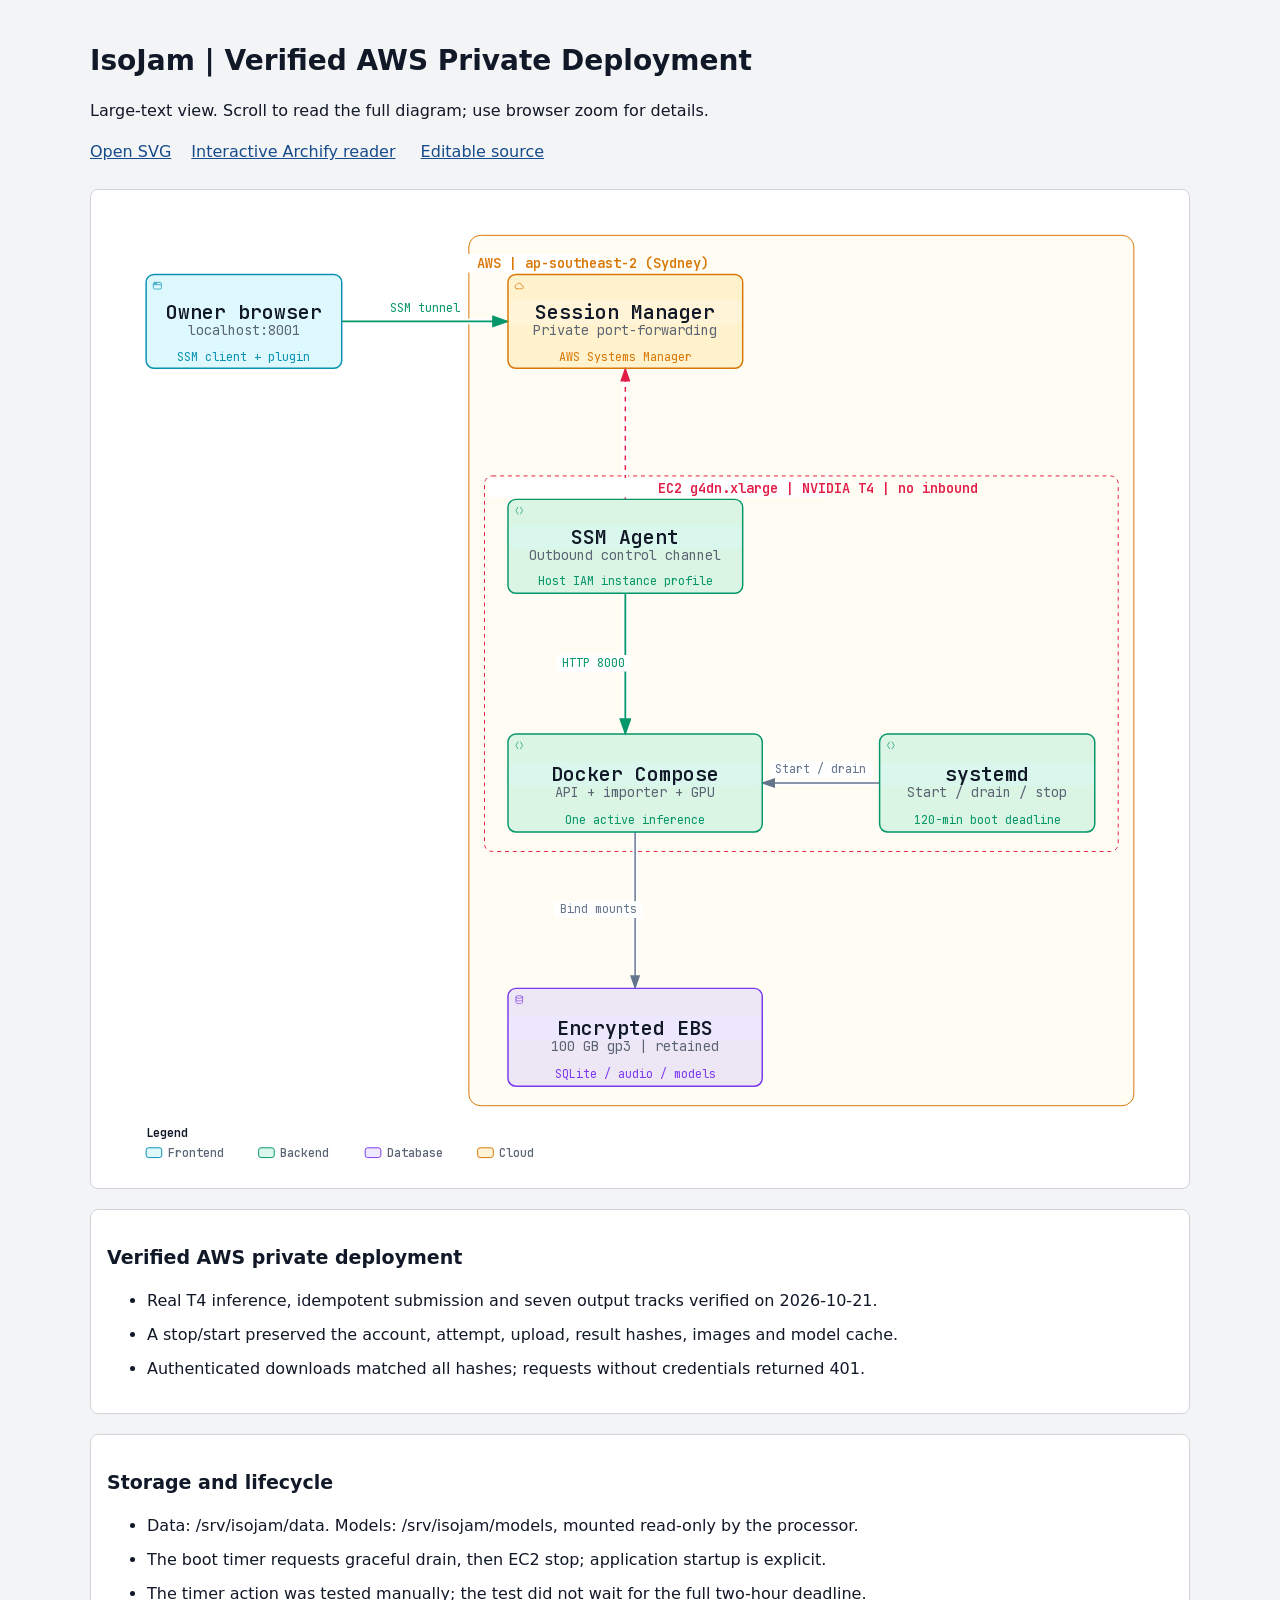
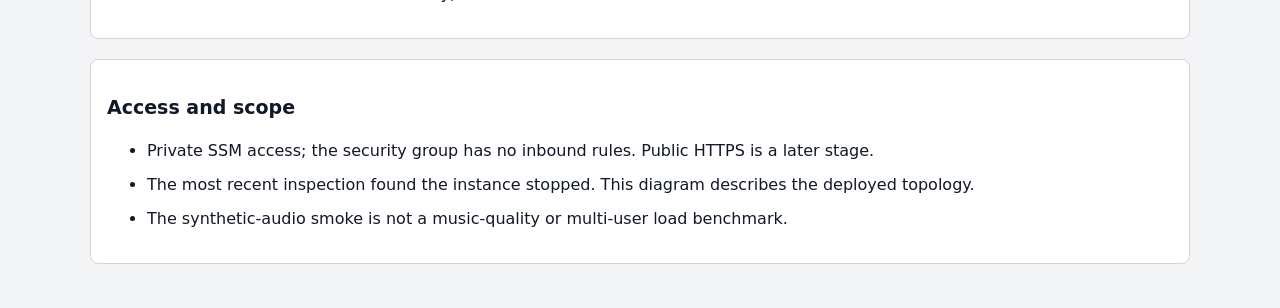
<file: docs/architecture/system-overview-readable.html>
<!doctype html>
<html lang="en"><head><meta charset="utf-8">
<meta name="viewport" content="width=device-width,initial-scale=1">
<title>IsoJam | Verified AWS Private Deployment | Large text</title>
<style>
body{margin:0;background:#f3f4f6;color:#111827;font:16px/1.6 system-ui,sans-serif}
main{max-width:1100px;margin:auto;padding:24px}
h1{font-size:28px;line-height:1.3} h2{font-size:19px}
a{color:#174b8b} nav{margin-bottom:24px} nav a{margin-right:20px}
.diagram,section{background:white;border:1px solid #d1d5db;border-radius:8px;padding:16px;margin:20px 0}
li{margin:8px 0} @media(max-width:650px){main{padding:10px}.diagram{padding:4px}}
@media print{body{background:white} main{max-width:none}nav{display:none}}
</style></head><body><main>
<h1>IsoJam | Verified AWS Private Deployment</h1>
<p>Large-text view. Scroll to read the full diagram; use browser zoom for details.</p>
<nav><a href="system-overview.svg">Open SVG</a><a href="system-overview.html">Interactive Archify reader</a>
<a href="sources/system-overview.architecture.json">Editable source</a></nav>
<div class="diagram">
<svg style="width:100% !important;height:auto !important;display:block" viewBox="0 0 1090 988" role="img" lang="en" aria-labelledby="archify-diagram-title archify-diagram-description" data-animation="trace" data-preset="classic" data-quality-profile="showcase" data-node-ui="" data-reader-fit="intrinsic-height" data-reader-min-text="7.5" data-reader-primary-text="14" xmlns="http://www.w3.org/2000/svg" data-theme="light" width="1090" height="988">
<style><![CDATA[

/*
JetBrains Mono variable WOFF2 subsets from Google Fonts service revision v24.
These fixed bytes are shared by the viewer and its SVG/raster exports.
No local() source: an installed copy must not override the bundled font.
Uncovered characters (including CJK) still use the system fallback stack.
Upstream: https://github.com/JetBrains/JetBrainsMono

cyrillic-ext    1664 bytes  sha256 9343de2ca5d9549f792e7962375af8efb0f320c7643bfd36c884b5a30e5c396f
cyrillic        8892 bytes  sha256 4995a9a43ac659ec32fcd8b463755cd6a07b31a6e6b3894a6a153b661cf490e2
greek           6800 bytes  sha256 49c3da6c9a2b279b0f1f860f5cfb1f5dc38d88a5c7be9c9b1837bbc4e3db6111
vietnamese      5872 bytes  sha256 d44eb1936043a56038eb02dd70b243f379bef65783f94ec12f277550720411f1
latin-ext      11596 bytes  sha256 9c38cb2d0d2d93c1ee6e21fa78db76f13ea7e15e15cc64214c7ca89b6aaa35c4
latin          31340 bytes  sha256 2c32b9b3ee358c119e210f6f5195f9bd34894d78a785ff2e95d60e718e400af4

Copyright 2020 The JetBrains Mono Project Authors (https://github.com/JetBrains/JetBrainsMono)

This Font Software is licensed under the SIL Open Font License, Version 1.1.
This license is copied below, and is also available with a FAQ at:
https://openfontlicense.org


-----------------------------------------------------------
SIL OPEN FONT LICENSE Version 1.1 - 26 February 2007
-----------------------------------------------------------

PREAMBLE
The goals of the Open Font License (OFL) are to stimulate worldwide
development of collaborative font projects, to support the font creation
efforts of academic and linguistic communities, and to provide a free and
open framework in which fonts may be shared and improved in partnership
with others.

The OFL allows the licensed fonts to be used, studied, modified and
redistributed freely as long as they are not sold by themselves. The
fonts, including any derivative works, can be bundled, embedded,
redistributed and/or sold with any software provided that any reserved
names are not used by derivative works. The fonts and derivatives,
however, cannot be released under any other type of license. The
requirement for fonts to remain under this license does not apply
to any document created using the fonts or their derivatives.

DEFINITIONS
"Font Software" refers to the set of files released by the Copyright
Holder(s) under this license and clearly marked as such. This may
include source files, build scripts and documentation.

"Reserved Font Name" refers to any names specified as such after the
copyright statement(s).

"Original Version" refers to the collection of Font Software components as
distributed by the Copyright Holder(s).

"Modified Version" refers to any derivative made by adding to, deleting,
or substituting -- in part or in whole -- any of the components of the
Original Version, by changing formats or by porting the Font Software to a
new environment.

"Author" refers to any designer, engineer, programmer, technical
writer or other person who contributed to the Font Software.

PERMISSION & CONDITIONS
Permission is hereby granted, free of charge, to any person obtaining
a copy of the Font Software, to use, study, copy, merge, embed, modify,
redistribute, and sell modified and unmodified copies of the Font
Software, subject to the following conditions:

1) Neither the Font Software nor any of its individual components,
in Original or Modified Versions, may be sold by itself.

2) Original or Modified Versions of the Font Software may be bundled,
redistributed and/or sold with any software, provided that each copy
contains the above copyright notice and this license. These can be
included either as stand-alone text files, human-readable headers or
in the appropriate machine-readable metadata fields within text or
binary files as long as those fields can be easily viewed by the user.

3) No Modified Version of the Font Software may use the Reserved Font
Name(s) unless explicit written permission is granted by the corresponding
Copyright Holder. This restriction only applies to the primary font name as
presented to the users.

4) The name(s) of the Copyright Holder(s) or the Author(s) of the Font
Software shall not be used to promote, endorse or advertise any
Modified Version, except to acknowledge the contribution(s) of the
Copyright Holder(s) and the Author(s) or with their explicit written
permission.

5) The Font Software, modified or unmodified, in part or in whole,
must be distributed entirely under this license, and must not be
distributed under any other license. The requirement for fonts to
remain under this license does not apply to any document created
using the Font Software.

TERMINATION
This license becomes null and void if any of the above conditions are
not met.

DISCLAIMER
THE FONT SOFTWARE IS PROVIDED "AS IS", WITHOUT WARRANTY OF ANY KIND,
EXPRESS OR IMPLIED, INCLUDING BUT NOT LIMITED TO ANY WARRANTIES OF
MERCHANTABILITY, FITNESS FOR A PARTICULAR PURPOSE AND NONINFRINGEMENT
OF COPYRIGHT, PATENT, TRADEMARK, OR OTHER RIGHT. IN NO EVENT SHALL THE
COPYRIGHT HOLDER BE LIABLE FOR ANY CLAIM, DAMAGES OR OTHER LIABILITY,
INCLUDING ANY GENERAL, SPECIAL, INDIRECT, INCIDENTAL, OR CONSEQUENTIAL
DAMAGES, WHETHER IN AN ACTION OF CONTRACT, TORT OR OTHERWISE, ARISING
FROM, OUT OF THE USE OR INABILITY TO USE THE FONT SOFTWARE OR FROM
OTHER DEALINGS IN THE FONT SOFTWARE.
*/
    /* cyrillic-ext */
    @font-face { font-family: 'JetBrains Mono'; font-style: normal; font-weight: 400 800; font-display: swap;
      src: url([data-uri]) format('woff2');
      unicode-range: U+0460-052F, U+1C80-1C8A, U+20B4, U+2DE0-2DFF, U+A640-A69F, U+FE2E-FE2F; }
    /* cyrillic */
    @font-face { font-family: 'JetBrains Mono'; font-style: normal; font-weight: 400 800; font-display: swap;
      src: url([data-uri]) format('woff2');
      unicode-range: U+0301, U+0400-045F, U+0490-0491, U+04B0-04B1, U+2116; }
    /* greek */
    @font-face { font-family: 'JetBrains Mono'; font-style: normal; font-weight: 400 800; font-display: swap;
      src: url([data-uri]) format('woff2');
      unicode-range: U+0370-0377, U+037A-037F, U+0384-038A, U+038C, U+038E-03A1, U+03A3-03FF; }
    /* vietnamese */
    @font-face { font-family: 'JetBrains Mono'; font-style: normal; font-weight: 400 800; font-display: swap;
      src: url([data-uri]) format('woff2');
      unicode-range: U+0102-0103, U+0110-0111, U+0128-0129, U+0168-0169, U+01A0-01A1, U+01AF-01B0, U+0300-0301, U+0303-0304, U+0308-0309, U+0323, U+0329, U+1EA0-1EF9, U+20AB; }
    /* latin-ext */
    @font-face { font-family: 'JetBrains Mono'; font-style: normal; font-weight: 400 800; font-display: swap;
      src: url([data-uri]) format('woff2');
      unicode-range: U+0100-02BA, U+02BD-02C5, U+02C7-02CC, U+02CE-02D7, U+02DD-02FF, U+0304, U+0308, U+0329, U+1D00-1DBF, U+1E00-1E9F, U+1EF2-1EFF, U+2020, U+20A0-20AB, U+20AD-20C0, U+2113, U+2C60-2C7F, U+A720-A7FF; }
    /* latin */
    @font-face { font-family: 'JetBrains Mono'; font-style: normal; font-weight: 400 800; font-display: swap;
      src: url([data-uri]) format('woff2');
      unicode-range: U+0000-00FF, U+0131, U+0152-0153, U+02BB-02BC, U+02C6, U+02DA, U+02DC, U+0304, U+0308, U+0329, U+2000-206F, U+20AC, U+2122, U+2191, U+2193, U+2212, U+2215, U+FEFF, U+FFFD; }
  
.c-grid { stroke: #e9edf2; fill: none; }
.c-mask { fill: #ffffff; stroke: none; }
.c-frontend { fill: rgba(34, 211, 238, 0.15);   stroke: #0891b2; }
.c-backend { fill: rgba(52, 211, 153, 0.18);    stroke: #059669; }
.c-database { fill: rgba(167, 139, 250, 0.2);   stroke: #7c3aed; }
.c-cloud { fill: rgba(251, 191, 36, 0.18);      stroke: #d97706; }
.t-primary { fill: #111827; }
.t-muted { fill: #5b6474; }
.t-frontend { fill: #0891b2; }
.t-backend { fill: #059669; }
.t-database { fill: #7c3aed; }
.t-cloud { fill: #d97706; }
.t-security { fill: #e11d48; }
.t-edge-default { fill: #64748b; }
.t-edge-emphasis { fill: #059669; }
.t-edge-security { fill: #e11d48; }
svg .semantic-sigil {
      fill: none;
      stroke: currentColor;
      stroke-width: 1.35;
      stroke-linecap: round;
      stroke-linejoin: round;
      opacity: 0.76;
      pointer-events: none;
    }
svg .s-frontend { color: #0891b2; }
svg .s-backend { color: #059669; }
svg .s-database { color: #7c3aed; }
svg .s-cloud { color: #d97706; }
.a-default { stroke: #64748b; fill: none; }
.a-emphasis { stroke: #059669; fill: none; }
.a-security { stroke: #e11d48; fill: none; stroke-dasharray: 5,5; }
.m-default { fill: #64748b; }
.m-emphasis { fill: #059669; }
.m-security { fill: #e11d48; }
.m-dashed { fill: #7c3aed; }
.c-security-group { fill: transparent; stroke: #e11d48; stroke-dasharray: 4,4; }
.c-region { fill: rgba(251, 191, 36, 0.05); stroke: #d97706; stroke-dasharray: 8,4; }
svg { width: 1090px !important; height: 988px !important; min-width: 0 !important; color: #111827; font-family: 'JetBrains Mono', Consolas, monospace; }
* { animation: none !important; transition: none !important; }
.c-grid { stroke: transparent; }
.c-region { stroke-dasharray: none; }
]]></style>
<rect width="1090" height="988" fill="#ffffff"/>

        <title id="archify-diagram-title">IsoJam | Verified AWS Private Deployment</title>
        <desc id="archify-diagram-description">An architecture diagram generated by Archify.</desc>
        
        <defs>
          <marker id="arrowhead" markerWidth="10" markerHeight="7" refX="9" refY="3.5" orient="auto">
            <polygon points="0 0, 10 3.5, 0 7" class="m-default" />
          </marker>
          <marker id="arrowhead-emphasis" markerWidth="10" markerHeight="7" refX="9" refY="3.5" orient="auto">
            <polygon points="0 0, 10 3.5, 0 7" class="m-emphasis" />
          </marker>
          <marker id="arrowhead-security" markerWidth="10" markerHeight="7" refX="9" refY="3.5" orient="auto">
            <polygon points="0 0, 10 3.5, 0 7" class="m-security" />
          </marker>
          <marker id="arrowhead-dashed" markerWidth="10" markerHeight="7" refX="9" refY="3.5" orient="auto">
            <polygon points="0 0, 10 3.5, 0 7" class="m-dashed" />
          </marker>
          <pattern id="grid" width="40" height="40" patternUnits="userSpaceOnUse">
            <path d="M 40 0 L 0 0 0 40" class="c-grid" stroke-width="0.5" />
          </pattern>
        </defs>
        

        
        <rect width="100%" height="100%" fill="url(#grid)" />

        
        <rect data-graph-role="structural-frame" data-composition-frame-kind="region" data-composition-frame-id="0" data-composition-frame-label="AWS | ap-southeast-2 (Sydney)" x="370" y="30" width="680" height="890" rx="12" class="c-region" stroke-width="1" />

        <rect data-graph-role="structural-frame" data-composition-frame-kind="security-group" data-composition-frame-id="1" data-composition-frame-label="EC2 g4dn.xlarge | NVIDIA T4 | no inbound" x="386" y="276" width="648" height="384" rx="8" class="c-security-group" stroke-width="1" />

        
        <g data-graph-role="automatic-crossover" style="--step:0">
          <path data-graph-role="automatic-crossover-underlay" d="M 240 118 L 410 118" fill="none" stroke="#ffffff" stroke-width="5.8" stroke-linecap="round" stroke-linejoin="round" pointer-events="none" />
          <path data-edge-from="owner" data-edge-to="ssm" data-edge-label="SSM tunnel" data-edge-key="0" data-edge-id="private-session" data-composition-points="240,118;410,118" data-composition-crossover="halo" data-composition-independent="true" d="M 240 118 L 410 118" class="a-emphasis" data-animate="edge" style="--step:0" stroke-width="1.8" marker-end="url(#arrowhead-emphasis)" />
        </g>
        <g data-graph-role="automatic-crossover" style="--step:1">
          <path data-graph-role="automatic-crossover-underlay" d="M 530 300 L 530 166" fill="none" stroke="#ffffff" stroke-width="5.5" stroke-linecap="round" stroke-linejoin="round" pointer-events="none" />
          <path data-edge-from="agent" data-edge-to="ssm" data-edge-label="TLS 443" data-edge-key="1" data-edge-id="outbound-ssm" data-composition-points="530,300;530,166" data-composition-crossover="halo" data-composition-independent="true" d="M 530 300 L 530 166" class="a-security" data-animate="edge" style="--step:1" stroke-width="1.5" marker-end="url(#arrowhead-security)" />
        </g>
        <g data-graph-role="automatic-crossover" style="--step:2">
          <path data-graph-role="automatic-crossover-underlay" d="M 530 396 L 530 540" fill="none" stroke="#ffffff" stroke-width="5.8" stroke-linecap="round" stroke-linejoin="round" pointer-events="none" />
          <path data-edge-from="agent" data-edge-to="compose" data-edge-label="HTTP 8000" data-edge-key="2" data-edge-id="forward-api" data-composition-points="530,396;530,540" data-composition-crossover="halo" data-composition-independent="true" d="M 530 396 L 530 540" class="a-emphasis" data-animate="edge" style="--step:2" stroke-width="1.8" marker-end="url(#arrowhead-emphasis)" />
        </g>
        <g data-graph-role="automatic-crossover" style="--step:3">
          <path data-graph-role="automatic-crossover-underlay" d="M 790 590 L 670 590" fill="none" stroke="#ffffff" stroke-width="5.5" stroke-linecap="round" stroke-linejoin="round" pointer-events="none" />
          <path data-edge-from="systemd" data-edge-to="compose" data-edge-label="Start / drain" data-edge-key="3" data-edge-id="service-control" data-composition-points="790,590;670,590" data-composition-crossover="halo" data-composition-independent="true" d="M 790 590 L 670 590" class="a-default" data-animate="edge" style="--step:3" stroke-width="1.5" marker-end="url(#arrowhead)" />
        </g>
        <g data-graph-role="automatic-crossover" style="--step:4">
          <path data-graph-role="automatic-crossover-underlay" d="M 540 640 L 540 800" fill="none" stroke="#ffffff" stroke-width="5.5" stroke-linecap="round" stroke-linejoin="round" pointer-events="none" />
          <path data-edge-from="compose" data-edge-to="ebs" data-edge-label="Bind mounts" data-edge-key="4" data-edge-id="persistent-files" data-composition-points="540,640;540,800" data-composition-crossover="halo" data-composition-independent="true" d="M 540 640 L 540 800" class="a-default" data-animate="edge" style="--step:4" stroke-width="1.5" marker-end="url(#arrowhead)" />
        </g>

        
        <g id="node-owner" data-node-id="owner" data-node-label="Owner browser" tabindex="0" role="button" aria-label="Focus Owner browser, localhost:8001, Architecture component" aria-pressed="false" data-node-kind="frontend" data-node-sublabel="localhost:8001" data-node-tag="SSM client + plugin" data-node-context="Architecture component">
          <title>Owner browser · localhost:8001 · Architecture component · SSM client + plugin</title>
          <rect x="40" y="96" width="200" height="25" rx="8" class="c-mask" />
          <rect x="40" y="70" width="200" height="96" rx="8" class="c-frontend" data-animate="node" style="--step:0" stroke-width="1.5" />
          <g aria-hidden="true" data-semantic-sigil="frontend" class="semantic-sigil s-frontend" transform="translate(46 76) scale(0.6875)">
            <rect x="2" y="3" width="12" height="10" rx="2" />
            <path d="M2 6.5h12" />
            <circle cx="4.1" cy="4.8" r=".7" class="sigil-fill" />
            <circle cx="6.3" cy="4.8" r=".7" class="sigil-fill" />
          </g>
          <text data-node-label="" data-detail-anchor="" x="140" y="116" class="t-primary" font-size="20" font-weight="600" text-anchor="middle">Owner browser</text>
        <text data-detail="context" x="140" y="132" class="t-muted" font-size="14" text-anchor="middle">localhost:8001</text>
        <text data-detail="fine" x="140" y="158" class="t-frontend" font-size="12" text-anchor="middle">SSM client + plugin</text>
        </g>

        <g id="node-ssm" data-node-id="ssm" data-node-label="Session Manager" tabindex="0" role="button" aria-label="Focus Session Manager, Private port-forwarding, AWS | ap-southeast-2 (Sydney)" aria-pressed="false" data-node-kind="cloud" data-node-sublabel="Private port-forwarding" data-node-tag="AWS Systems Manager" data-node-context="AWS | ap-southeast-2 (Sydney)">
          <title>Session Manager · Private port-forwarding · AWS | ap-southeast-2 (Sydney) · AWS Systems Manager</title>
          <rect x="410" y="96" width="240" height="25" rx="8" class="c-mask" />
          <rect x="410" y="70" width="240" height="96" rx="8" class="c-cloud" data-animate="node" style="--step:1" stroke-width="1.5" />
          <g aria-hidden="true" data-semantic-sigil="cloud" class="semantic-sigil s-cloud" transform="translate(416 76) scale(0.6875)">
            <path d="M4.3 12.5h7.3a2.4 2.4 0 0 0 .2-4.8 4 4 0 0 0-7.5-1.3A3.1 3.1 0 0 0 4.3 12.5Z" />
          </g>
          <text data-node-label="" data-detail-anchor="" x="530" y="116" class="t-primary" font-size="20" font-weight="600" text-anchor="middle">Session Manager</text>
        <text data-detail="context" x="530" y="132" class="t-muted" font-size="14" text-anchor="middle">Private port-forwarding</text>
        <text data-detail="fine" x="530" y="158" class="t-cloud" font-size="12" text-anchor="middle">AWS Systems Manager</text>
        </g>

        <g id="node-agent" data-node-id="agent" data-node-label="SSM Agent" tabindex="0" role="button" aria-label="Focus SSM Agent, Outbound control channel, AWS | ap-southeast-2 (Sydney) › EC2 g4dn.xlarge | NVIDIA T4 | no inbound" aria-pressed="false" data-node-kind="backend" data-node-sublabel="Outbound control channel" data-node-tag="Host IAM instance profile" data-node-context="AWS | ap-southeast-2 (Sydney) › EC2 g4dn.xlarge | NVIDIA T4 | no inbound">
          <title>SSM Agent · Outbound control channel · AWS | ap-southeast-2 (Sydney) › EC2 g4dn.xlarge | NVIDIA T4 | no inbound · Host IAM instance profile</title>
          <rect x="410" y="326" width="240" height="25" rx="8" class="c-mask" />
          <rect x="410" y="300" width="240" height="96" rx="8" class="c-backend" data-animate="node" style="--step:1" stroke-width="1.5" />
          <g aria-hidden="true" data-semantic-sigil="backend" class="semantic-sigil s-backend" transform="translate(416 306) scale(0.6875)">
            <path d="M6 3 3 8l3 5M10 3l3 5-3 5" />
          </g>
          <text data-node-label="" data-detail-anchor="" x="530" y="346" class="t-primary" font-size="20" font-weight="600" text-anchor="middle">SSM Agent</text>
        <text data-detail="context" x="530" y="362" class="t-muted" font-size="14" text-anchor="middle">Outbound control channel</text>
        <text data-detail="fine" x="530" y="388" class="t-backend" font-size="12" text-anchor="middle">Host IAM instance profile</text>
        </g>

        <g id="node-compose" data-node-id="compose" data-node-label="Docker Compose" tabindex="0" role="button" aria-label="Focus Docker Compose, API + importer + GPU, AWS | ap-southeast-2 (Sydney) › EC2 g4dn.xlarge | NVIDIA T4 | no inbound" aria-pressed="false" data-node-kind="backend" data-node-sublabel="API + importer + GPU" data-node-tag="One active inference" data-node-context="AWS | ap-southeast-2 (Sydney) › EC2 g4dn.xlarge | NVIDIA T4 | no inbound">
          <title>Docker Compose · API + importer + GPU · AWS | ap-southeast-2 (Sydney) › EC2 g4dn.xlarge | NVIDIA T4 | no inbound · One active inference</title>
          <rect x="410" y="568" width="260" height="25" rx="8" class="c-mask" />
          <rect x="410" y="540" width="260" height="100" rx="8" class="c-backend" data-animate="node" style="--step:3" stroke-width="1.5" />
          <g aria-hidden="true" data-semantic-sigil="backend" class="semantic-sigil s-backend" transform="translate(416 546) scale(0.6875)">
            <path d="M6 3 3 8l3 5M10 3l3 5-3 5" />
          </g>
          <text data-node-label="" data-detail-anchor="" x="540" y="588" class="t-primary" font-size="20" font-weight="600" text-anchor="middle">Docker Compose</text>
        <text data-detail="context" x="540" y="604" class="t-muted" font-size="14" text-anchor="middle">API + importer + GPU</text>
        <text data-detail="fine" x="540" y="632" class="t-backend" font-size="12" text-anchor="middle">One active inference</text>
        </g>

        <g id="node-systemd" data-node-id="systemd" data-node-label="systemd" tabindex="0" role="button" aria-label="Focus systemd, Start / drain / stop, AWS | ap-southeast-2 (Sydney) › EC2 g4dn.xlarge | NVIDIA T4 | no inbound" aria-pressed="false" data-node-kind="backend" data-node-sublabel="Start / drain / stop" data-node-tag="120-min boot deadline" data-node-context="AWS | ap-southeast-2 (Sydney) › EC2 g4dn.xlarge | NVIDIA T4 | no inbound">
          <title>systemd · Start / drain / stop · AWS | ap-southeast-2 (Sydney) › EC2 g4dn.xlarge | NVIDIA T4 | no inbound · 120-min boot deadline</title>
          <rect x="790" y="568" width="220" height="25" rx="8" class="c-mask" />
          <rect x="790" y="540" width="220" height="100" rx="8" class="c-backend" data-animate="node" style="--step:3" stroke-width="1.5" />
          <g aria-hidden="true" data-semantic-sigil="backend" class="semantic-sigil s-backend" transform="translate(796 546) scale(0.6875)">
            <path d="M6 3 3 8l3 5M10 3l3 5-3 5" />
          </g>
          <text data-node-label="" data-detail-anchor="" x="900" y="588" class="t-primary" font-size="20" font-weight="600" text-anchor="middle">systemd</text>
        <text data-detail="context" x="900" y="604" class="t-muted" font-size="14" text-anchor="middle">Start / drain / stop</text>
        <text data-detail="fine" x="900" y="632" class="t-backend" font-size="12" text-anchor="middle">120-min boot deadline</text>
        </g>

        <g id="node-ebs" data-node-id="ebs" data-node-label="Encrypted EBS" tabindex="0" role="button" aria-label="Focus Encrypted EBS, 100 GB gp3 | retained, AWS | ap-southeast-2 (Sydney)" aria-pressed="false" data-node-kind="database" data-node-sublabel="100 GB gp3 | retained" data-node-tag="SQLite / audio / models" data-node-context="AWS | ap-southeast-2 (Sydney)">
          <title>Encrypted EBS · 100 GB gp3 | retained · AWS | ap-southeast-2 (Sydney) · SQLite / audio / models</title>
          <rect x="410" y="828" width="260" height="25" rx="8" class="c-mask" />
          <rect x="410" y="800" width="260" height="100" rx="8" class="c-database" data-animate="node" style="--step:5" stroke-width="1.5" />
          <g aria-hidden="true" data-semantic-sigil="database" class="semantic-sigil s-database" transform="translate(416 806) scale(0.6875)">
            <ellipse cx="8" cy="4" rx="5" ry="2" />
            <path d="M3 4v8c0 1.1 2.2 2 5 2s5-.9 5-2V4M3 8c0 1.1 2.2 2 5 2s5-.9 5-2" />
          </g>
          <text data-node-label="" data-detail-anchor="" x="540" y="848" class="t-primary" font-size="20" font-weight="600" text-anchor="middle">Encrypted EBS</text>
        <text data-detail="context" x="540" y="864" class="t-muted" font-size="14" text-anchor="middle">100 GB gp3 | retained</text>
        <text data-detail="fine" x="540" y="892" class="t-database" font-size="12" text-anchor="middle">SQLite / audio / models</text>
        </g>

        
        <g data-detail="context" data-edge-from="owner" data-edge-to="ssm" data-edge-label="SSM tunnel" data-edge-key="0" data-edge-id="private-session">
          <rect x="283" y="96" width="84" height="17" rx="3" class="c-mask" />
          <text x="325" y="108" class="t-edge-emphasis" font-size="12" text-anchor="middle">SSM tunnel</text>
        </g>
        <g data-detail="context" data-edge-from="agent" data-edge-to="ssm" data-edge-label="TLS 443" data-edge-key="1" data-edge-id="outbound-ssm">
          <rect x="498.8" y="278" width="62.4" height="17" rx="3" class="c-mask" />
          <text x="530" y="290" class="t-edge-security" font-size="12" text-anchor="middle">TLS 443</text>
        </g>
        <g data-detail="context" data-edge-from="agent" data-edge-to="compose" data-edge-label="HTTP 8000" data-edge-key="2" data-edge-id="forward-api">
          <rect x="459" y="459" width="76.8" height="17" rx="3" class="c-mask" />
          <text x="497.4" y="471" class="t-edge-emphasis" font-size="12" text-anchor="middle">HTTP 8000</text>
        </g>
        <g data-detail="context" data-edge-from="systemd" data-edge-to="compose" data-edge-label="Start / drain" data-edge-key="3" data-edge-id="service-control">
          <rect x="677.2" y="568" width="105.6" height="17" rx="3" class="c-mask" />
          <text x="730" y="580" class="t-edge-default" font-size="12" text-anchor="middle">Start / drain</text>
        </g>
        <g data-detail="context" data-edge-from="compose" data-edge-to="ebs" data-edge-label="Bind mounts" data-edge-key="4" data-edge-id="persistent-files">
          <rect x="457" y="711" width="91.2" height="17" rx="3" class="c-mask" />
          <text x="502.6" y="723" class="t-edge-default" font-size="12" text-anchor="middle">Bind mounts</text>
        </g>

        
        <g data-graph-role="structural-frame-label" data-composition-frame-id="0" data-composition-frame-kind="region" data-composition-frame-label="AWS | ap-southeast-2 (Sydney)">
          <rect data-graph-role="structural-frame-label-mask" x="250.2" y="49" width="255.6" height="19" rx="3" class="c-mask" />
          <text data-boundary-label="" x="378" y="63" class="t-cloud" font-size="14" font-weight="600">AWS | ap-southeast-2 (Sydney)</text>
        </g>

        <g data-graph-role="structural-frame-label" data-composition-frame-id="1" data-composition-frame-kind="security-group" data-composition-frame-label="EC2 g4dn.xlarge | NVIDIA T4 | no inbound">
          <rect data-graph-role="structural-frame-label-mask" x="389.8" y="279" width="348" height="19" rx="3" class="c-mask" />
          <text data-boundary-label="" x="563.8" y="293" class="t-security" font-size="14" font-weight="600">EC2 g4dn.xlarge | NVIDIA T4 | no inbound</text>
        </g>

        
        <g data-legend="" data-legend-bridge="">
          <text x="40" y="952" class="t-primary" font-size="12" font-weight="650">Legend</text>
          <g data-legend-semantic-kind="frontend" data-legend-kind="frontend" data-legend-label="Frontend" data-legend-x="40" data-legend-baseline="972" data-legend-width="93">
            <rect x="40" y="963" width="16" height="10" rx="2.5" class="c-frontend" stroke-width="1" />
            <text x="62" y="972" class="t-muted" font-size="12" font-weight="500">Frontend</text>
          </g>
          <g data-legend-semantic-kind="backend" data-legend-kind="backend" data-legend-label="Backend" data-legend-x="155" data-legend-baseline="972" data-legend-width="87">
            <rect x="155" y="963" width="16" height="10" rx="2.5" class="c-backend" stroke-width="1" />
            <text x="177" y="972" class="t-muted" font-size="12" font-weight="500">Backend</text>
          </g>
          <g data-legend-semantic-kind="database" data-legend-kind="database" data-legend-label="Database" data-legend-x="264" data-legend-baseline="972" data-legend-width="93">
            <rect x="264" y="963" width="16" height="10" rx="2.5" class="c-database" stroke-width="1" />
            <text x="286" y="972" class="t-muted" font-size="12" font-weight="500">Database</text>
          </g>
          <g data-legend-semantic-kind="cloud" data-legend-kind="cloud" data-legend-label="Cloud" data-legend-x="379" data-legend-baseline="972" data-legend-width="74">
            <rect x="379" y="963" width="16" height="10" rx="2.5" class="c-cloud" stroke-width="1" />
            <text x="401" y="972" class="t-muted" font-size="12" font-weight="500">Cloud</text>
          </g>
        </g>
      </svg>
</div>
<section><h2>Verified AWS private deployment</h2><ul><li>Real T4 inference, idempotent submission and seven output tracks verified on 2026-10-21.</li><li>A stop/start preserved the account, attempt, upload, result hashes, images and model cache.</li><li>Authenticated downloads matched all hashes; requests without credentials returned 401.</li></ul></section><section><h2>Storage and lifecycle</h2><ul><li>Data: /srv/isojam/data. Models: /srv/isojam/models, mounted read-only by the processor.</li><li>The boot timer requests graceful drain, then EC2 stop; application startup is explicit.</li><li>The timer action was tested manually; the test did not wait for the full two-hour deadline.</li></ul></section><section><h2>Access and scope</h2><ul><li>Private SSM access; the security group has no inbound rules. Public HTTPS is a later stage.</li><li>The most recent inspection found the instance stopped. This diagram describes the deployed topology.</li><li>The synthetic-audio smoke is not a music-quality or multi-user load benchmark.</li></ul></section>
</main></body></html>
</file>
